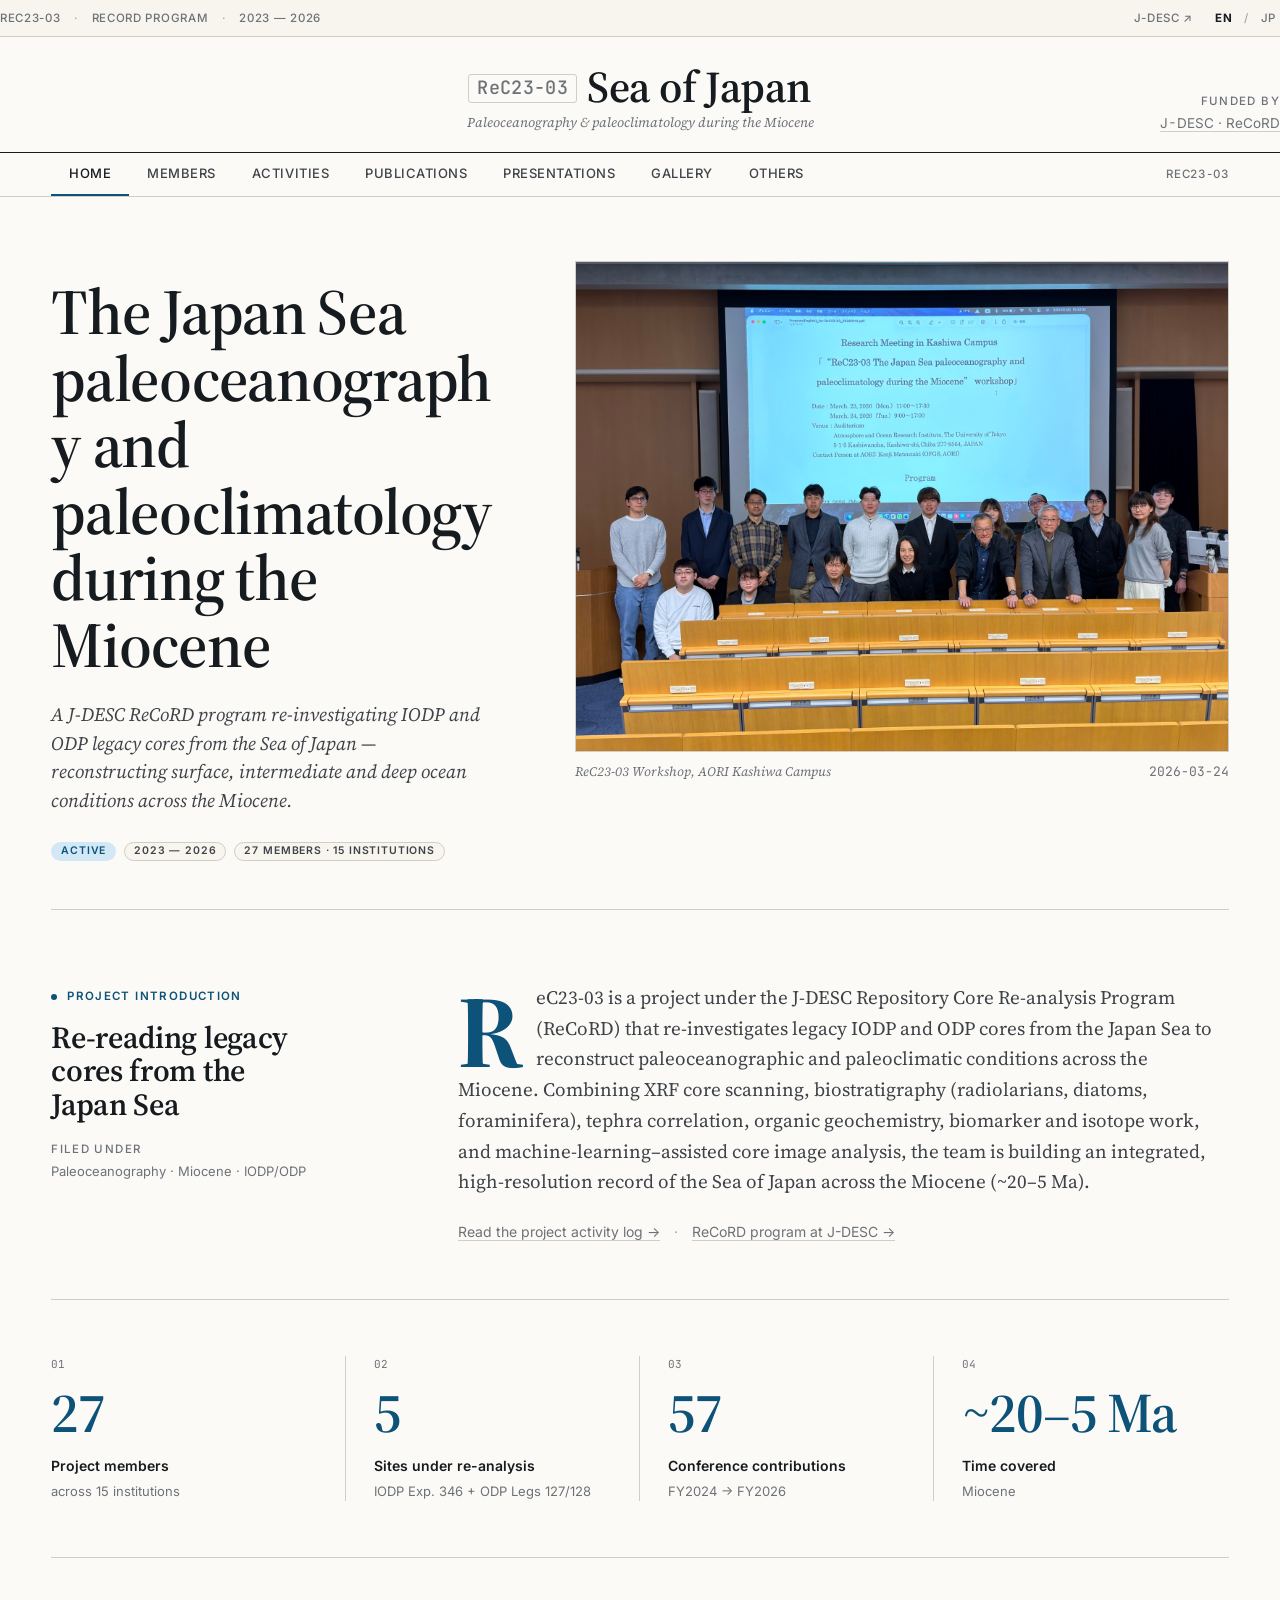
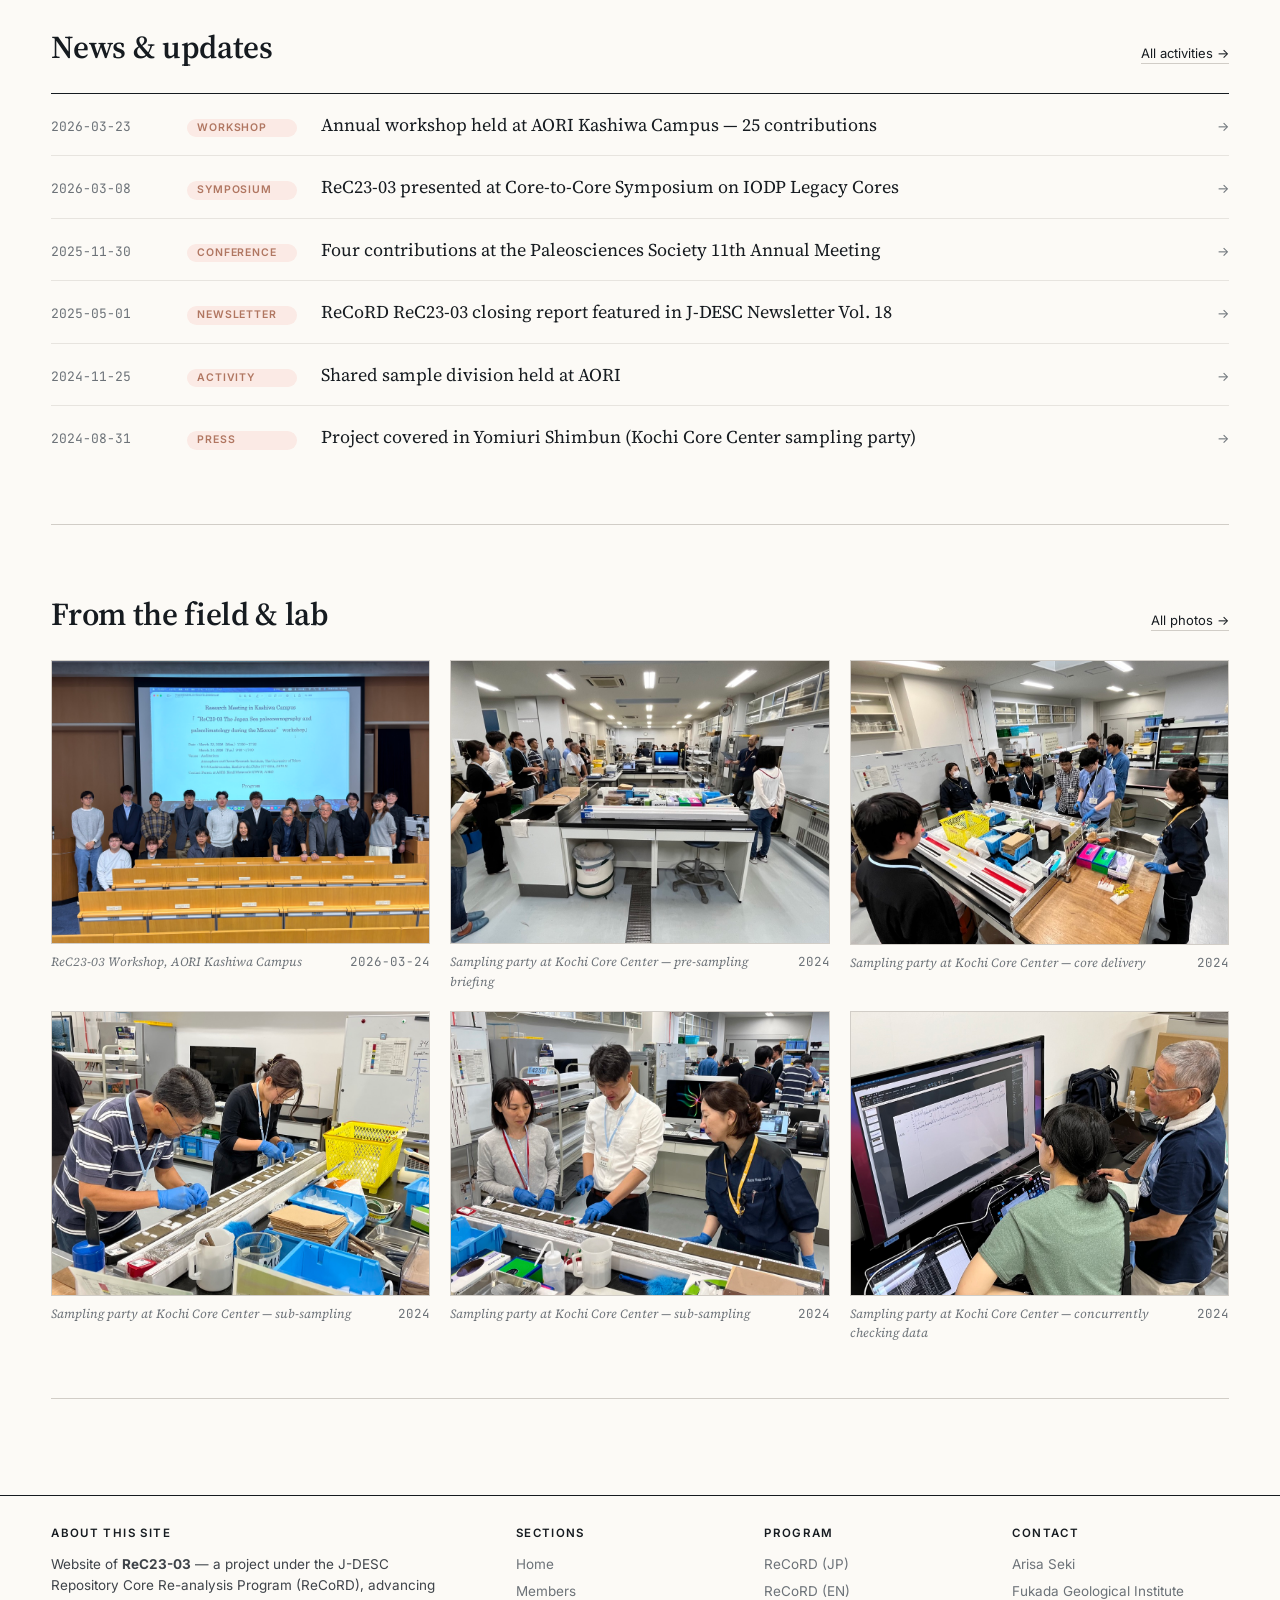
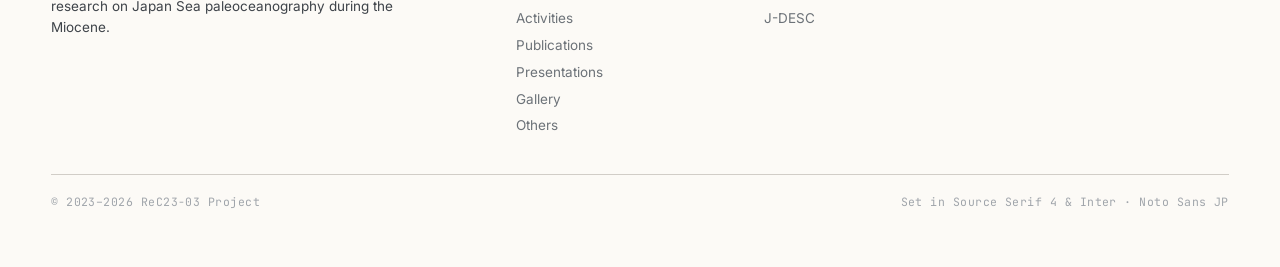
<file: index.html>
<!DOCTYPE html>
<html lang="en" data-lang="en">
<head>
<meta charset="utf-8" />
<meta name="viewport" content="width=device-width, initial-scale=1" />
<title>ReC23-03 — Japan Sea paleoceanography during the Miocene</title>
<meta name="description" content="ReC23-03 — a J-DESC ReCoRD program re-investigating IODP and ODP legacy cores from the Sea of Japan to reconstruct Miocene paleoceanography and paleoclimate." />
<script>
/* Apply the saved language before first paint (same key as the prototype). */
(function () {
  var lang = "en";
  try { if (localStorage.getItem("rec23.lang") === "jp") lang = "jp"; } catch (e) {}
  var root = document.documentElement;
  root.setAttribute("data-lang", lang);
  root.setAttribute("lang", lang === "jp" ? "ja" : "en");
})();
</script>
<link rel="preconnect" href="https://fonts.googleapis.com" />
<link rel="preconnect" href="https://fonts.gstatic.com" crossorigin />
<link href="https://fonts.googleapis.com/css2?family=Source+Serif+4:ital,opsz,wght@0,8..60,400;0,8..60,500;0,8..60,600;0,8..60,700;1,8..60,400;1,8..60,500&family=Inter:wght@400;500;600;700&family=Noto+Sans+JP:wght@400;500;600;700&family=JetBrains+Mono:wght@400;500&display=swap" rel="stylesheet" />
<link rel="stylesheet" href="styles.css" />
</head>
<body>

<!-- Utility bar -->
<div class="utility">
  <div class="shell row">
    <div class="left">
      <span>ReC23-03</span>
      <span class="dot-sep">·</span>
      <span>ReCoRD Program</span>
      <span class="dot-sep">·</span>
      <span>2023 — 2026</span>
    </div>
    <div class="right">
      <a class="en" href="https://j-desc.org/en/record/" target="_blank" rel="noopener">J-DESC ↗</a>
      <a class="jp" href="https://j-desc.org/record/" target="_blank" rel="noopener">J-DESC ↗</a>
      <span class="lang-toggle">
        <button type="button" data-lang="en">EN</button>
        <span class="sep">/</span>
        <button type="button" data-lang="jp">JP</button>
      </span>
    </div>
  </div>
</div>

<!-- Masthead -->
<header class="masthead shell">
  <div class="left"></div>
  <div class="center">
    <div class="wordmark">
      <span class="code">ReC23-03</span><span class="en">Sea of Japan</span><span class="jp">日本海</span>
    </div>
    <div class="tagline">
      <span class="en">Paleoceanography &amp; paleoclimatology during the Miocene</span>
      <span class="jp">中新世の古海洋・古気候学</span>
    </div>
  </div>
  <div class="right">
    <div class="kicker"><span class="en">Funded by</span><span class="jp">助成</span></div>
    <div class="funder">
      <a class="link en" href="https://j-desc.org/en/record/" target="_blank" rel="noopener">J-DESC · ReCoRD</a>
      <a class="link jp" href="https://j-desc.org/record/" target="_blank" rel="noopener">J-DESC · ReCoRD</a>
    </div>
  </div>
</header>

<!-- Primary nav -->
<nav class="nav">
  <div class="shell row">
    <div class="nav-links">
      <a href="index.html" class="active"><span class="en">Home</span><span class="jp">ホーム</span></a>
      <a href="members.html"><span class="en">Members</span><span class="jp">メンバー</span></a>
      <a href="activities.html"><span class="en">Activities</span><span class="jp">活動</span></a>
      <a href="publications.html"><span class="en">Publications</span><span class="jp">出版物</span></a>
      <a href="presentations.html"><span class="en">Presentations</span><span class="jp">発表</span></a>
      <a href="gallery.html"><span class="en">Gallery</span><span class="jp">ギャラリー</span></a>
      <a href="others.html"><span class="en">Others</span><span class="jp">その他</span></a>
    </div>
    <div class="meta">ReC23-03</div>
  </div>
</nav>

<main class="shell">

  <!-- Hero (editorial variant) -->
  <section class="hero">
    <div class="grid">
      <div>
        <h1>
          <span class="en">The Japan Sea paleoceanography and paleoclimatology during the Miocene</span>
          <span class="jp">中新世における日本海の古気候・古海洋</span>
        </h1>
        <p class="lede">
          <span class="en">A J-DESC ReCoRD program re-investigating IODP and ODP legacy cores from the Sea of Japan — reconstructing surface, intermediate and deep ocean conditions across the Miocene.</span>
          <span class="jp">J-DESC ReCoRD プログラムの一課題として、IODP・ODP の日本海レガシーコアを再解析し、中新世の表層〜深層の海洋環境を復元する。</span>
        </p>
        <div class="tags">
          <span class="tag accent"><span class="en">Active</span><span class="jp">進行中</span></span>
          <span class="tag">2023 — 2026</span>
          <span class="tag"><span class="en">27 members · 15 institutions</span><span class="jp">27名 · 15機関</span></span>
        </div>
      </div>
      <figure>
        <div class="frame">
          <img src="assets/team-kashiwa-2026.jpg"
               alt="Group photo of ReC23-03 members at the workshop, AORI Kashiwa Campus" />
        </div>
        <figcaption>
          <span class="cap">
            <span class="en">ReC23-03 Workshop, AORI Kashiwa Campus</span>
            <span class="jp">ReC23-03 ワークショップ（東京大学大気海洋研究所 柏キャンパス）</span>
          </span>
          <span class="numeral">2026-03-24</span>
        </figcaption>
      </figure>
    </div>
  </section>

  <!-- Abstract -->
  <section class="abstract">
    <div class="grid">
      <div>
        <div class="eyebrow"><span class="dot"></span><span><span class="en">Project introduction</span><span class="jp">プロジェクト概要</span></span></div>
        <h2>
          <span class="en">Re-reading legacy cores from the Japan Sea</span>
          <span class="jp">日本海のレガシーコアを読みなおす</span>
        </h2>
        <div class="filed">
          <div class="kicker"><span class="en">Filed under</span><span class="jp">分類</span></div>
          <div class="filed-terms">
            <span class="en">Paleoceanography · Miocene · IODP/ODP</span>
            <span class="jp">古海洋・中新世・IODP/ODP</span>
          </div>
        </div>
      </div>
      <div>
        <p class="body en dropcap">ReC23-03 is a project under the J-DESC Repository Core Re-analysis Program (ReCoRD) that re-investigates legacy IODP and ODP cores from the Japan Sea to reconstruct paleoceanographic and paleoclimatic conditions across the Miocene. Combining XRF core scanning, biostratigraphy (radiolarians, diatoms, foraminifera), tephra correlation, organic geochemistry, biomarker and isotope work, and machine-learning–assisted core image analysis, the team is building an integrated, high-resolution record of the Sea of Japan across the Miocene (~20–5 Ma).</p>
        <p class="body jp">ReC23-03 は、J-DESC のリポジトリコア再解析プログラム（ReCoRD）の一課題として、IODP・ODP 等で取得された日本海のレガシーコアを再解析し、中新世の古海洋・古気候環境を復元するプロジェクトです。XRF コアスキャナーによる非破壊分析、放散虫・珪藻・有孔虫・テフラ等の層序、有機地球化学・バイオマーカー・同位体分析、そして機械学習を用いたコア画像解析を統合し、中新世（約20–5 Ma）の日本海の高解像度の総合記録を構築することを目指しています。</p>
        <p class="more">
          <a class="link arrow" href="activities.html"><span class="en">Read the project activity log</span><span class="jp">活動記録を見る</span></a>
          <span class="dot-sep">·</span>
          <a class="link arrow en" href="https://j-desc.org/en/record/" target="_blank" rel="noopener">ReCoRD program at J-DESC</a>
          <a class="link arrow jp" href="https://j-desc.org/record/" target="_blank" rel="noopener">J-DESC の ReCoRD</a>
        </p>
      </div>
    </div>
  </section>

  <!-- Highlights -->
  <section class="highlights">
    <div class="grid">
      <div class="cell">
        <div class="idx numeral">01</div>
        <div class="value">27</div>
        <div class="label">Project members</div>
        <div class="note">across 15 institutions</div>
      </div>
      <div class="cell">
        <div class="idx numeral">02</div>
        <div class="value">5</div>
        <div class="label">Sites under re-analysis</div>
        <div class="note">IODP Exp. 346 + ODP Legs 127/128</div>
      </div>
      <div class="cell">
        <div class="idx numeral">03</div>
        <div class="value">57</div>
        <div class="label">Conference contributions</div>
        <div class="note">FY2024 → FY2026</div>
      </div>
      <div class="cell">
        <div class="idx numeral">04</div>
        <div class="value">~20–5 Ma</div>
        <div class="label">Time covered</div>
        <div class="note">Miocene</div>
      </div>
    </div>
  </section>

  <!-- News & updates -->
  <section class="news">
    <div class="section-head">
      <h2><span class="en">News &amp; updates</span><span class="jp">ニュース・更新</span></h2>
      <a class="link arrow" href="activities.html"><span class="en">All activities</span><span class="jp">すべての活動</span></a>
    </div>
    <ol>
      <li>
        <span class="date numeral">2026-03-23</span>
        <span class="tag clay"><span class="en">Workshop</span><span class="jp">ワークショップ</span></span>
        <a class="title" href="presentations.html">
          <span class="en">Annual workshop held at AORI Kashiwa Campus — 25 contributions</span>
          <span class="jp">東京大学大気海洋研究所（柏）にてワークショップ開催 — 25件の発表</span>
        </a>
        <a class="go" href="presentations.html" aria-hidden="true" tabindex="-1">→</a>
      </li>
      <li>
        <span class="date numeral">2026-03-08</span>
        <span class="tag clay"><span class="en">Symposium</span><span class="jp">シンポジウム</span></span>
        <a class="title" href="presentations.html">
          <span class="en">ReC23-03 presented at Core-to-Core Symposium on IODP Legacy Cores</span>
          <span class="jp">Core-to-Core シンポジウム「IODP Legacy Cores」にて ReC23-03 を紹介</span>
        </a>
        <a class="go" href="presentations.html" aria-hidden="true" tabindex="-1">→</a>
      </li>
      <li>
        <span class="date numeral">2025-11-30</span>
        <span class="tag clay"><span class="en">Conference</span><span class="jp">学会</span></span>
        <a class="title" href="presentations.html">
          <span class="en">Four contributions at the Paleosciences Society 11th Annual Meeting</span>
          <span class="jp">第11回地球環境史学会年会にて4件の発表</span>
        </a>
        <a class="go" href="presentations.html" aria-hidden="true" tabindex="-1">→</a>
      </li>
      <li>
        <span class="date numeral">2025-05-01</span>
        <span class="tag clay"><span class="en">Newsletter</span><span class="jp">ニュース</span></span>
        <a class="title" href="others.html">
          <span class="en">ReCoRD ReC23-03 closing report featured in J-DESC Newsletter Vol. 18</span>
          <span class="jp">J-DESC ニュースレター Vol. 18 にて ReC23-03 終了報告掲載</span>
        </a>
        <a class="go" href="others.html" aria-hidden="true" tabindex="-1">→</a>
      </li>
      <li>
        <span class="date numeral">2024-11-25</span>
        <span class="tag clay"><span class="en">Activity</span><span class="jp">活動</span></span>
        <a class="title" href="activities.html">
          <span class="en">Shared sample division held at AORI</span>
          <span class="jp">AORI にて共有試料分取を実施</span>
        </a>
        <a class="go" href="activities.html" aria-hidden="true" tabindex="-1">→</a>
      </li>
      <li>
        <span class="date numeral">2024-08-31</span>
        <span class="tag clay"><span class="en">Press</span><span class="jp">メディア</span></span>
        <a class="title" href="others.html">
          <span class="en">Project covered in Yomiuri Shimbun (Kochi Core Center sampling party)</span>
          <span class="jp">読売新聞にて高知コアセンターでのサンプリングパーティーが紹介される</span>
        </a>
        <a class="go" href="others.html" aria-hidden="true" tabindex="-1">→</a>
      </li>
    </ol>
  </section>

  <!-- Gallery strip -->
  <section class="gallery">
    <div class="section-head">
      <h2><span class="en">From the field &amp; lab</span><span class="jp">現場と実験室から</span></h2>
      <a class="link arrow" href="gallery.html"><span class="en">All photos</span><span class="jp">ギャラリーへ</span></a>
    </div>
    <div class="grid">
      <figure>
        <div class="frame">
          <img src="assets/team-kashiwa-2026.jpg" loading="lazy" decoding="async"
               alt="Group photo of ReC23-03 members at the workshop, AORI Kashiwa Campus" />
        </div>
        <figcaption>
          <span class="cap">
            <span class="en">ReC23-03 Workshop, AORI Kashiwa Campus</span>
            <span class="jp">ReC23-03 ワークショップ（東京大学大気海洋研究所 柏キャンパス）</span>
          </span>
          <span class="numeral">2026-03-24</span>
        </figcaption>
      </figure>
      <figure>
        <div class="frame">
          <img src="assets/sampling_party_1.jpg" loading="lazy" decoding="async"
               alt="Sampling party at Kochi Core Center — pre-sampling briefing" />
        </div>
        <figcaption>
          <span class="cap">
            <span class="en">Sampling party at Kochi Core Center — pre-sampling briefing</span>
            <span class="jp">高知コアセンターでのサンプリングパーティー（事前打ち合わせ）</span>
          </span>
          <span class="numeral">2024</span>
        </figcaption>
      </figure>
      <figure>
        <div class="frame">
          <img src="assets/sampling_party_2.jpg" loading="lazy" decoding="async"
               alt="Sampling party at Kochi Core Center — core delivery" />
        </div>
        <figcaption>
          <span class="cap">
            <span class="en">Sampling party at Kochi Core Center — core delivery</span>
            <span class="jp">高知コアセンターでのサンプリングパーティー（コアの搬入）</span>
          </span>
          <span class="numeral">2024</span>
        </figcaption>
      </figure>
      <figure>
        <div class="frame">
          <img src="assets/sampling_party_3.jpg" loading="lazy" decoding="async"
               alt="Sampling party at Kochi Core Center — sub-sampling" />
        </div>
        <figcaption>
          <span class="cap">
            <span class="en">Sampling party at Kochi Core Center — sub-sampling</span>
            <span class="jp">高知コアセンターでのサンプリングパーティー（サブサンプリング）</span>
          </span>
          <span class="numeral">2024</span>
        </figcaption>
      </figure>
      <figure>
        <div class="frame">
          <img src="assets/sampling_party_4.jpg" loading="lazy" decoding="async"
               alt="Sampling party at Kochi Core Center — sub-sampling" />
        </div>
        <figcaption>
          <span class="cap">
            <span class="en">Sampling party at Kochi Core Center — sub-sampling</span>
            <span class="jp">高知コアセンターでのサンプリングパーティー（サブサンプリング）</span>
          </span>
          <span class="numeral">2024</span>
        </figcaption>
      </figure>
      <figure>
        <div class="frame">
          <img src="assets/sampling_party_5.jpg" loading="lazy" decoding="async"
               alt="Sampling party at Kochi Core Center — concurrently checking data" />
        </div>
        <figcaption>
          <span class="cap">
            <span class="en">Sampling party at Kochi Core Center — concurrently checking data</span>
            <span class="jp">高知コアセンターでのサンプリングパーティー（並行してデータを確認）</span>
          </span>
          <span class="numeral">2024</span>
        </figcaption>
      </figure>
    </div>
  </section>

</main>

<!-- Footer -->
<footer>
  <div class="shell">
    <div class="row">
      <div>
        <h4><span class="en">About this site</span><span class="jp">このサイトについて</span></h4>
        <p class="about">
          <span class="en">Website of <b>ReC23-03</b> — a project under the J-DESC Repository Core Re-analysis Program (ReCoRD), advancing research on Japan Sea paleoceanography during the Miocene.</span>
          <span class="jp"><b>ReC23-03</b> プロジェクトのwebサイトです。J-DESC リポジトリコア再解析プログラム（ReCoRD）の一課題として、中新世日本海の古海洋復元研究を進めています。</span>
        </p>
      </div>
      <div>
        <h4><span class="en">Sections</span><span class="jp">セクション</span></h4>
        <ul>
          <li><a href="index.html"><span class="en">Home</span><span class="jp">ホーム</span></a></li>
          <li><a href="members.html"><span class="en">Members</span><span class="jp">メンバー</span></a></li>
          <li><a href="activities.html"><span class="en">Activities</span><span class="jp">活動</span></a></li>
          <li><a href="publications.html"><span class="en">Publications</span><span class="jp">出版物</span></a></li>
          <li><a href="presentations.html"><span class="en">Presentations</span><span class="jp">発表</span></a></li>
          <li><a href="gallery.html"><span class="en">Gallery</span><span class="jp">ギャラリー</span></a></li>
          <li><a href="others.html"><span class="en">Others</span><span class="jp">その他</span></a></li>
        </ul>
      </div>
      <div>
        <h4><span class="en">Program</span><span class="jp">プログラム</span></h4>
        <ul>
          <li><a href="https://j-desc.org/record/" target="_blank" rel="noopener">ReCoRD (JP)</a></li>
          <li><a href="https://j-desc.org/en/record/" target="_blank" rel="noopener">ReCoRD (EN)</a></li>
          <li><a href="https://j-desc.org/" target="_blank" rel="noopener">J-DESC</a></li>
        </ul>
      </div>
      <div>
        <h4><span class="en">Contact</span><span class="jp">連絡先</span></h4>
        <ul>
          <li>Arisa Seki</li>
          <li class="muted">Fukada Geological Institute</li>
        </ul>
      </div>
    </div>
    <div class="colophon">
      <span>© 2023–2026 ReC23-03 Project</span>
      <span>Set in Source Serif 4 &amp; Inter · Noto Sans JP</span>
    </div>
  </div>
</footer>

<script>
/* EN / JP toggle — persists via the same key the prototype used. */
(function () {
  var root = document.documentElement;
  function setLang(lang) {
    root.setAttribute("data-lang", lang);
    root.setAttribute("lang", lang === "jp" ? "ja" : "en");
    try { localStorage.setItem("rec23.lang", lang); } catch (e) {}
  }
  var buttons = document.querySelectorAll(".lang-toggle button");
  for (var i = 0; i < buttons.length; i++) {
    (function (btn) {
      btn.addEventListener("click", function () {
        setLang(btn.getAttribute("data-lang"));
      });
    })(buttons[i]);
  }
})();
</script>

</body>
</html>
</file>
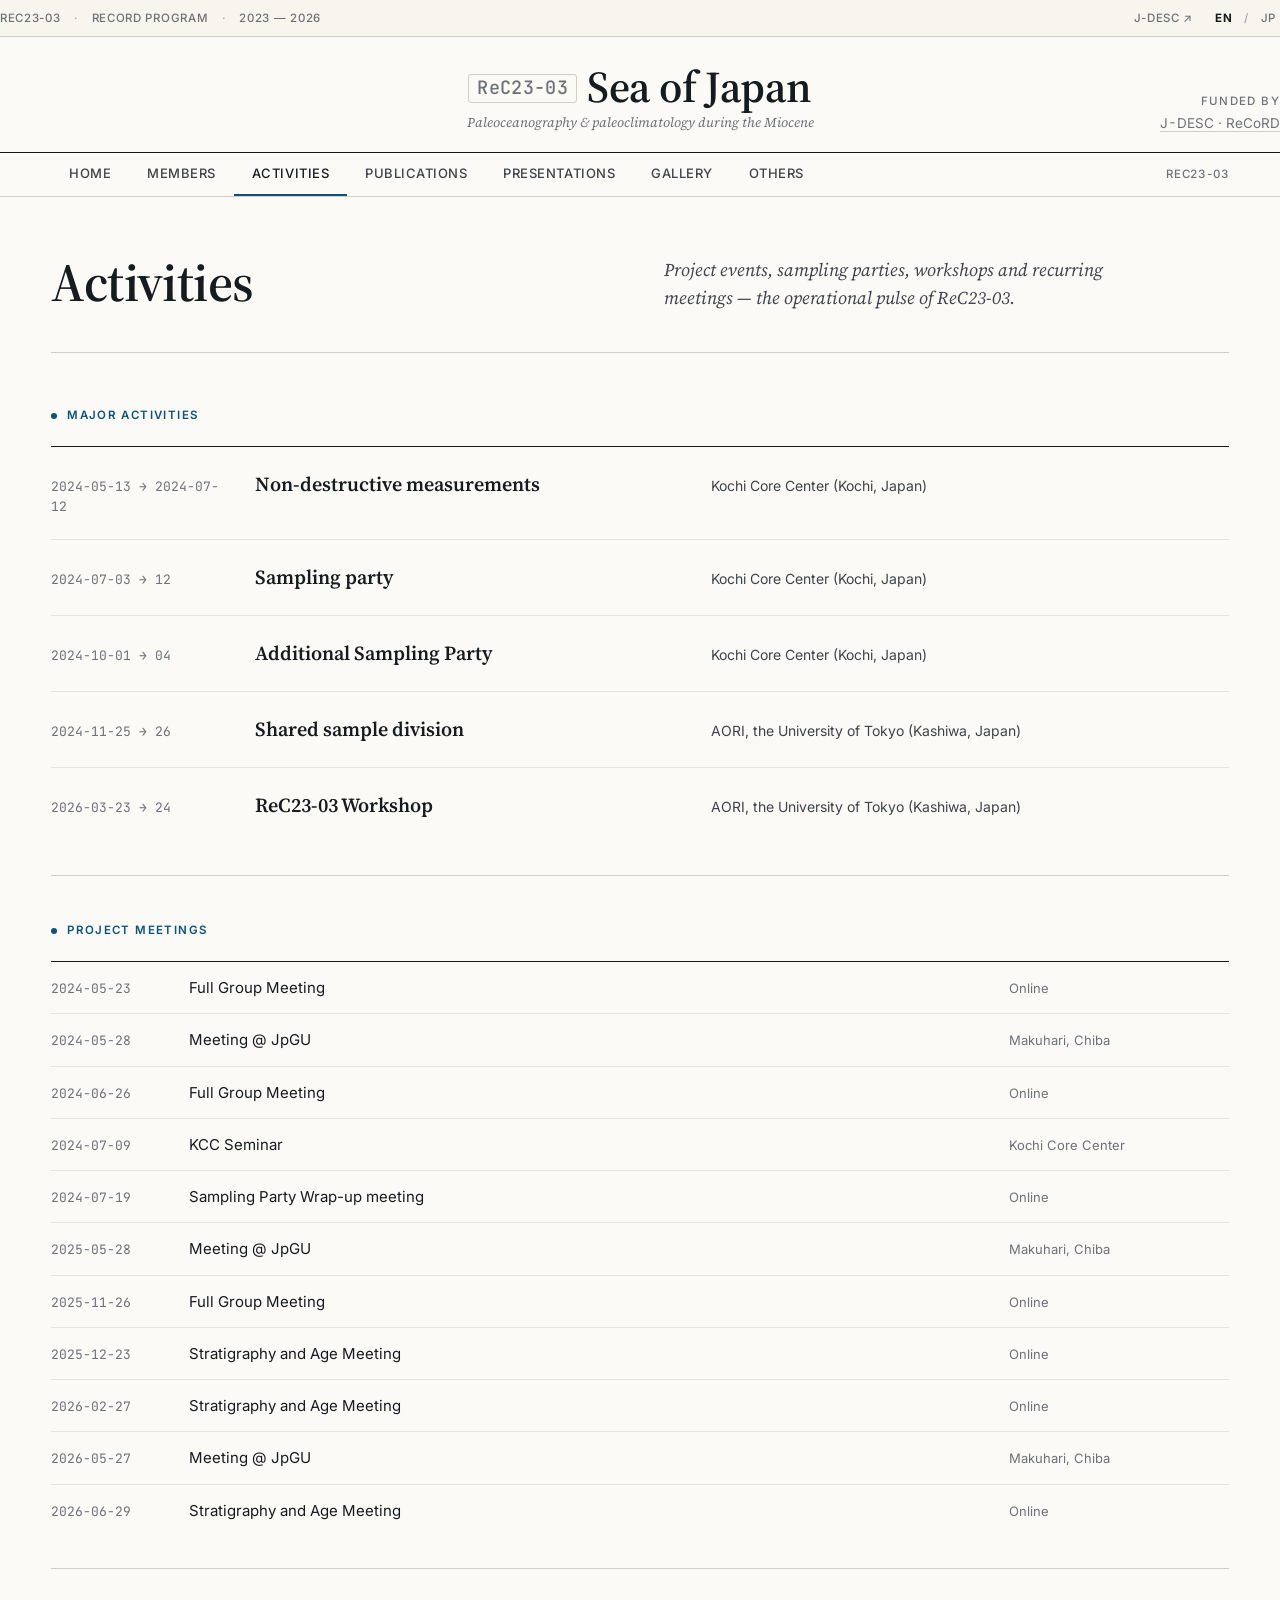
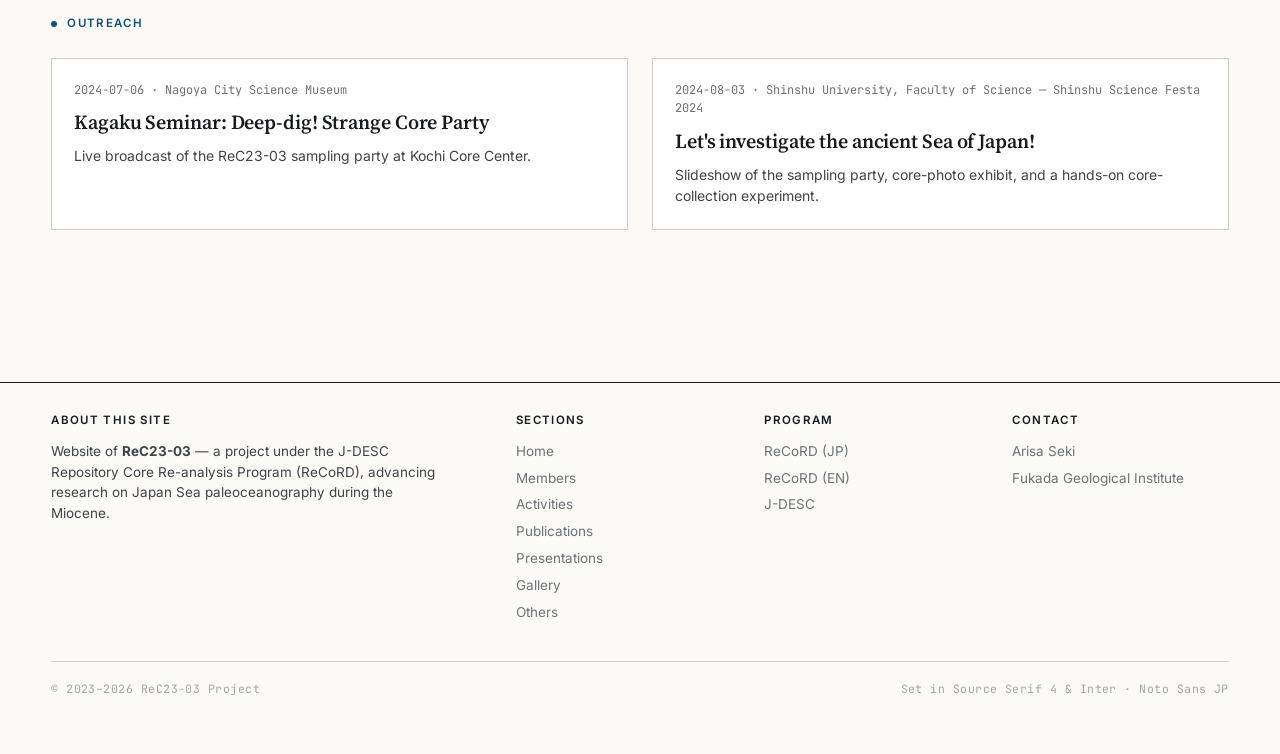
<file: activities.html>
<!DOCTYPE html>
<html lang="en" data-lang="en">
<head>
<meta charset="utf-8" />
<meta name="viewport" content="width=device-width, initial-scale=1" />
<title>Activities — ReC23-03</title>
<meta name="description" content="Activities of the ReC23-03 project — sampling parties, workshops, recurring meetings, and outreach events." />
<script>
/* Apply the saved language before first paint (same key as the prototype). */
(function () {
  var lang = "en";
  try { if (localStorage.getItem("rec23.lang") === "jp") lang = "jp"; } catch (e) {}
  var root = document.documentElement;
  root.setAttribute("data-lang", lang);
  root.setAttribute("lang", lang === "jp" ? "ja" : "en");
})();
</script>
<link rel="preconnect" href="https://fonts.googleapis.com" />
<link rel="preconnect" href="https://fonts.gstatic.com" crossorigin />
<link href="https://fonts.googleapis.com/css2?family=Source+Serif+4:ital,opsz,wght@0,8..60,400;0,8..60,500;0,8..60,600;0,8..60,700;1,8..60,400;1,8..60,500&family=Inter:wght@400;500;600;700&family=Noto+Sans+JP:wght@400;500;600;700&family=JetBrains+Mono:wght@400;500&display=swap" rel="stylesheet" />
<link rel="stylesheet" href="styles.css" />
</head>
<body>

<!-- Utility bar -->
<div class="utility">
  <div class="shell row">
    <div class="left">
      <span>ReC23-03</span>
      <span class="dot-sep">·</span>
      <span>ReCoRD Program</span>
      <span class="dot-sep">·</span>
      <span>2023 — 2026</span>
    </div>
    <div class="right">
      <a class="en" href="https://j-desc.org/en/record/" target="_blank" rel="noopener">J-DESC ↗</a>
      <a class="jp" href="https://j-desc.org/record/" target="_blank" rel="noopener">J-DESC ↗</a>
      <span class="lang-toggle">
        <button type="button" data-lang="en">EN</button>
        <span class="sep">/</span>
        <button type="button" data-lang="jp">JP</button>
      </span>
    </div>
  </div>
</div>

<!-- Masthead -->
<header class="masthead shell">
  <div class="left"></div>
  <div class="center">
    <div class="wordmark">
      <span class="code">ReC23-03</span><span class="en">Sea of Japan</span><span class="jp">日本海</span>
    </div>
    <div class="tagline">
      <span class="en">Paleoceanography &amp; paleoclimatology during the Miocene</span>
      <span class="jp">中新世の古海洋・古気候学</span>
    </div>
  </div>
  <div class="right">
    <div class="kicker"><span class="en">Funded by</span><span class="jp">助成</span></div>
    <div class="funder">
      <a class="link en" href="https://j-desc.org/en/record/" target="_blank" rel="noopener">J-DESC · ReCoRD</a>
      <a class="link jp" href="https://j-desc.org/record/" target="_blank" rel="noopener">J-DESC · ReCoRD</a>
    </div>
  </div>
</header>

<!-- Primary nav -->
<nav class="nav">
  <div class="shell row">
    <div class="nav-links">
      <a href="index.html"><span class="en">Home</span><span class="jp">ホーム</span></a>
      <a href="members.html"><span class="en">Members</span><span class="jp">メンバー</span></a>
      <a href="activities.html" class="active"><span class="en">Activities</span><span class="jp">活動</span></a>
      <a href="publications.html"><span class="en">Publications</span><span class="jp">出版物</span></a>
      <a href="presentations.html"><span class="en">Presentations</span><span class="jp">発表</span></a>
      <a href="gallery.html"><span class="en">Gallery</span><span class="jp">ギャラリー</span></a>
      <a href="others.html"><span class="en">Others</span><span class="jp">その他</span></a>
    </div>
    <div class="meta">ReC23-03</div>
  </div>
</nav>

<main class="shell sub">

  <header class="page-head">
    <h1 class="title"><span class="en">Activities</span><span class="jp">活動</span></h1>
    <div class="deck">
      <span class="en">Project events, sampling parties, workshops and recurring meetings — the operational pulse of ReC23-03.</span>
      <span class="jp">プロジェクトのイベント、サンプリングパーティー、ワークショップ、定例ミーティングなど ReC23-03 の活動記録です。</span>
    </div>
  </header>

  <section class="act-section">
    <div class="eyebrow"><span class="dot"></span><span><span class="en">Major activities</span><span class="jp">主要活動</span></span></div>
    <ul class="act-list">
      <li>
        <div class="when numeral">2024-05-13 → 2024-07-12</div>
        <div class="what"><span class="en">Non-destructive measurements</span><span class="jp">非破壊分析</span></div>
        <div class="where"><span class="en">Kochi Core Center (Kochi, Japan)</span><span class="jp">高知コアセンター（高知）</span></div>
      </li>
      <li>
        <div class="when numeral">2024-07-03 → 12</div>
        <div class="what"><span class="en">Sampling party</span><span class="jp">サンプリングパーティー</span></div>
        <div class="where"><span class="en">Kochi Core Center (Kochi, Japan)</span><span class="jp">高知コアセンター（高知）</span></div>
      </li>
      <li>
        <div class="when numeral">2024-10-01 → 04</div>
        <div class="what"><span class="en">Additional Sampling Party</span><span class="jp">追加サンプリングパーティー</span></div>
        <div class="where"><span class="en">Kochi Core Center (Kochi, Japan)</span><span class="jp">高知コアセンター（高知）</span></div>
      </li>
      <li>
        <div class="when numeral">2024-11-25 → 26</div>
        <div class="what"><span class="en">Shared sample division</span><span class="jp">共有試料分取</span></div>
        <div class="where"><span class="en">AORI, the University of Tokyo (Kashiwa, Japan)</span><span class="jp">東京大学大気海洋研究所（柏、千葉）</span></div>
      </li>
      <li>
        <div class="when numeral">2026-03-23 → 24</div>
        <div class="what"><span class="en">ReC23-03 Workshop</span><span class="jp">ReC23-03 ワークショップ</span></div>
        <div class="where"><span class="en">AORI, the University of Tokyo (Kashiwa, Japan)</span><span class="jp">東京大学大気海洋研究所（柏、千葉）</span></div>
      </li>
    </ul>
  </section>

  <section class="meet-section">
    <div class="eyebrow"><span class="dot"></span><span><span class="en">Project meetings</span><span class="jp">ミーティング</span></span></div>
    <ul class="meet-list">
      <li>
        <div class="when numeral">2024-05-23</div>
        <div class="what"><span class="en">Full Group Meeting</span><span class="jp">全体ミーティング</span></div>
        <div class="where">Online</div>
      </li>
      <li>
        <div class="when numeral">2024-05-28</div>
        <div class="what"><span class="en">Meeting @ JpGU</span><span class="jp">JpGUでのミーティング</span></div>
        <div class="where">Makuhari, Chiba</div>
      </li>
      <li>
        <div class="when numeral">2024-06-26</div>
        <div class="what"><span class="en">Full Group Meeting</span><span class="jp">全体ミーティング</span></div>
        <div class="where">Online</div>
      </li>
      <li>
        <div class="when numeral">2024-07-09</div>
        <div class="what"><span class="en">KCC Seminar</span><span class="jp">KCCセミナー</span></div>
        <div class="where">Kochi Core Center</div>
      </li>
      <li>
        <div class="when numeral">2024-07-19</div>
        <div class="what"><span class="en">Sampling Party Wrap-up meeting</span><span class="jp">サンプリングパーティーまとめミーティング</span></div>
        <div class="where">Online</div>
      </li>
      <li>
        <div class="when numeral">2025-05-28</div>
        <div class="what"><span class="en">Meeting @ JpGU</span><span class="jp">JpGUでのミーティング</span></div>
        <div class="where">Makuhari, Chiba</div>
      </li>
      <li>
        <div class="when numeral">2025-11-26</div>
        <div class="what"><span class="en">Full Group Meeting</span><span class="jp">全体ミーティング</span></div>
        <div class="where">Online</div>
      </li>
      <li>
        <div class="when numeral">2025-12-23</div>
        <div class="what"><span class="en">Stratigraphy and Age Meeting</span><span class="jp">層序・年代ミーティング</span></div>
        <div class="where">Online</div>
      </li>
      <li>
        <div class="when numeral">2026-02-27</div>
        <div class="what"><span class="en">Stratigraphy and Age Meeting</span><span class="jp">層序・年代ミーティング</span></div>
        <div class="where">Online</div>
      </li>
      <li>
        <div class="when numeral">2026-05-27</div>
        <div class="what"><span class="en">Meeting @ JpGU</span><span class="jp">JpGUでのミーティング</span></div>
        <div class="where">Makuhari, Chiba</div>
      </li>
      <li>
        <div class="when numeral">2026-06-29</div>
        <div class="what"><span class="en">Stratigraphy and Age Meeting</span><span class="jp">層序・年代ミーティング</span></div>
        <div class="where">Online</div>
      </li>
    </ul>
  </section>

  <section class="outreach-section">
    <div class="eyebrow"><span class="dot"></span><span><span class="en">Outreach</span><span class="jp">アウトリーチ</span></span></div>
    <div class="outreach-grid">
      <article class="card">
        <div class="meta numeral">2024-07-06 · Nagoya City Science Museum</div>
        <h3><span class="en">Kagaku Seminar: Deep-dig! Strange Core Party</span><span class="jp">かがくゼミナール「深掘り！おかしなコアパーティー」</span></h3>
        <p><span class="en">Live broadcast of the ReC23-03 sampling party at Kochi Core Center.</span><span class="jp">ReC23-03のサンプリングパーティーの様子を中継。</span></p>
      </article>
      <article class="card">
        <div class="meta numeral">2024-08-03 · Shinshu University, Faculty of Science — Shinshu Science Festa 2024</div>
        <h3><span class="en">Let's investigate the ancient Sea of Japan!</span><span class="jp">昔の日本海を調べよう！</span></h3>
        <p><span class="en">Slideshow of the sampling party, core-photo exhibit, and a hands-on core-collection experiment.</span><span class="jp">ReC23-03のサンプリングパーティーの様子をスライドショーで紹介、コア写真展示、コア採取実験。</span></p>
      </article>
    </div>
  </section>

</main>

<!-- Footer -->
<footer>
  <div class="shell">
    <div class="row">
      <div>
        <h4><span class="en">About this site</span><span class="jp">このサイトについて</span></h4>
        <p class="about">
          <span class="en">Website of <b>ReC23-03</b> — a project under the J-DESC Repository Core Re-analysis Program (ReCoRD), advancing research on Japan Sea paleoceanography during the Miocene.</span>
          <span class="jp"><b>ReC23-03</b> プロジェクトのwebサイトです。J-DESC リポジトリコア再解析プログラム（ReCoRD）の一課題として、中新世日本海の古海洋復元研究を進めています。</span>
        </p>
      </div>
      <div>
        <h4><span class="en">Sections</span><span class="jp">セクション</span></h4>
        <ul>
          <li><a href="index.html"><span class="en">Home</span><span class="jp">ホーム</span></a></li>
          <li><a href="members.html"><span class="en">Members</span><span class="jp">メンバー</span></a></li>
          <li><a href="activities.html"><span class="en">Activities</span><span class="jp">活動</span></a></li>
          <li><a href="publications.html"><span class="en">Publications</span><span class="jp">出版物</span></a></li>
          <li><a href="presentations.html"><span class="en">Presentations</span><span class="jp">発表</span></a></li>
          <li><a href="gallery.html"><span class="en">Gallery</span><span class="jp">ギャラリー</span></a></li>
          <li><a href="others.html"><span class="en">Others</span><span class="jp">その他</span></a></li>
        </ul>
      </div>
      <div>
        <h4><span class="en">Program</span><span class="jp">プログラム</span></h4>
        <ul>
          <li><a href="https://j-desc.org/record/" target="_blank" rel="noopener">ReCoRD (JP)</a></li>
          <li><a href="https://j-desc.org/en/record/" target="_blank" rel="noopener">ReCoRD (EN)</a></li>
          <li><a href="https://j-desc.org/" target="_blank" rel="noopener">J-DESC</a></li>
        </ul>
      </div>
      <div>
        <h4><span class="en">Contact</span><span class="jp">連絡先</span></h4>
        <ul>
          <li>Arisa Seki</li>
          <li class="muted">Fukada Geological Institute</li>
        </ul>
      </div>
    </div>
    <div class="colophon">
      <span>© 2023–2026 ReC23-03 Project</span>
      <span>Set in Source Serif 4 &amp; Inter · Noto Sans JP</span>
    </div>
  </div>
</footer>

<script>
/* EN / JP toggle — persists via the same key the prototype used. */
(function () {
  var root = document.documentElement;
  function setLang(lang) {
    root.setAttribute("data-lang", lang);
    root.setAttribute("lang", lang === "jp" ? "ja" : "en");
    try { localStorage.setItem("rec23.lang", lang); } catch (e) {}
  }
  var buttons = document.querySelectorAll(".lang-toggle button");
  for (var i = 0; i < buttons.length; i++) {
    (function (btn) {
      btn.addEventListener("click", function () {
        setLang(btn.getAttribute("data-lang"));
      });
    })(buttons[i]);
  }
})();
</script>

</body>
</html>
</file>
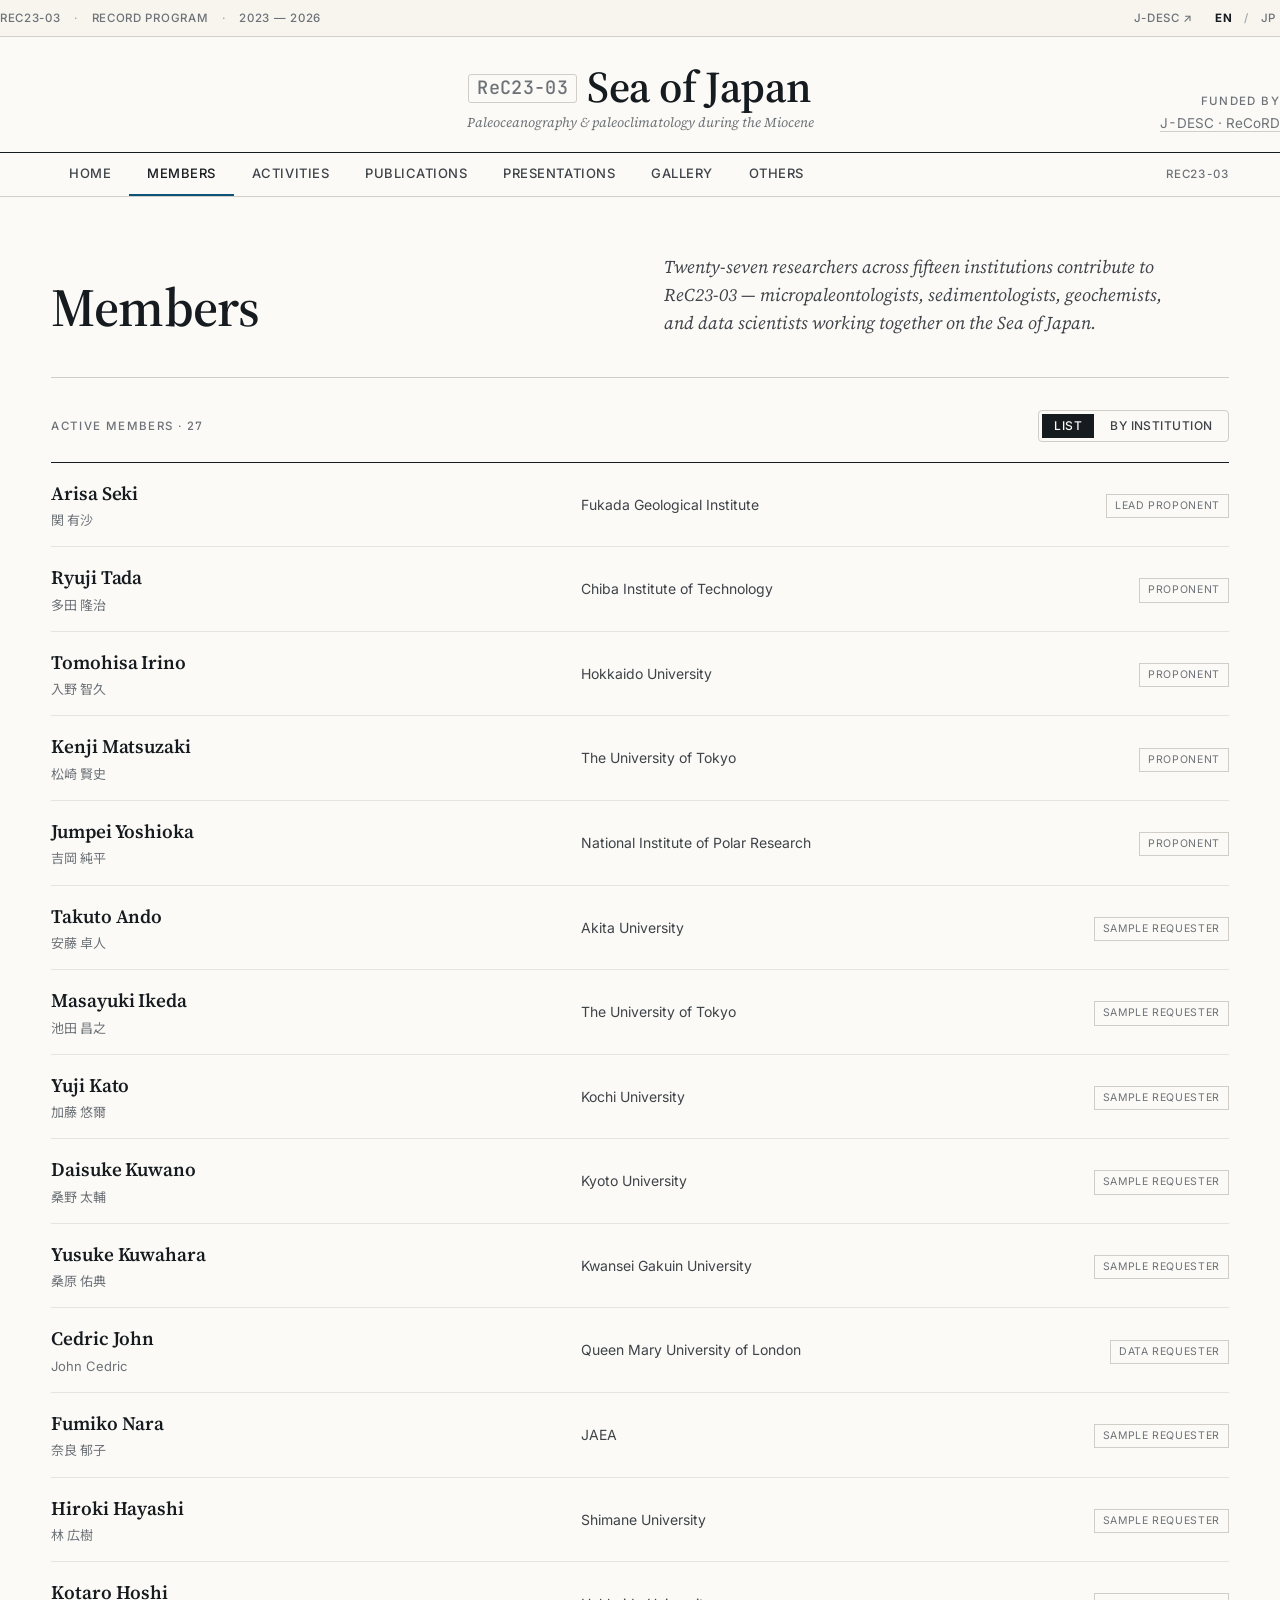
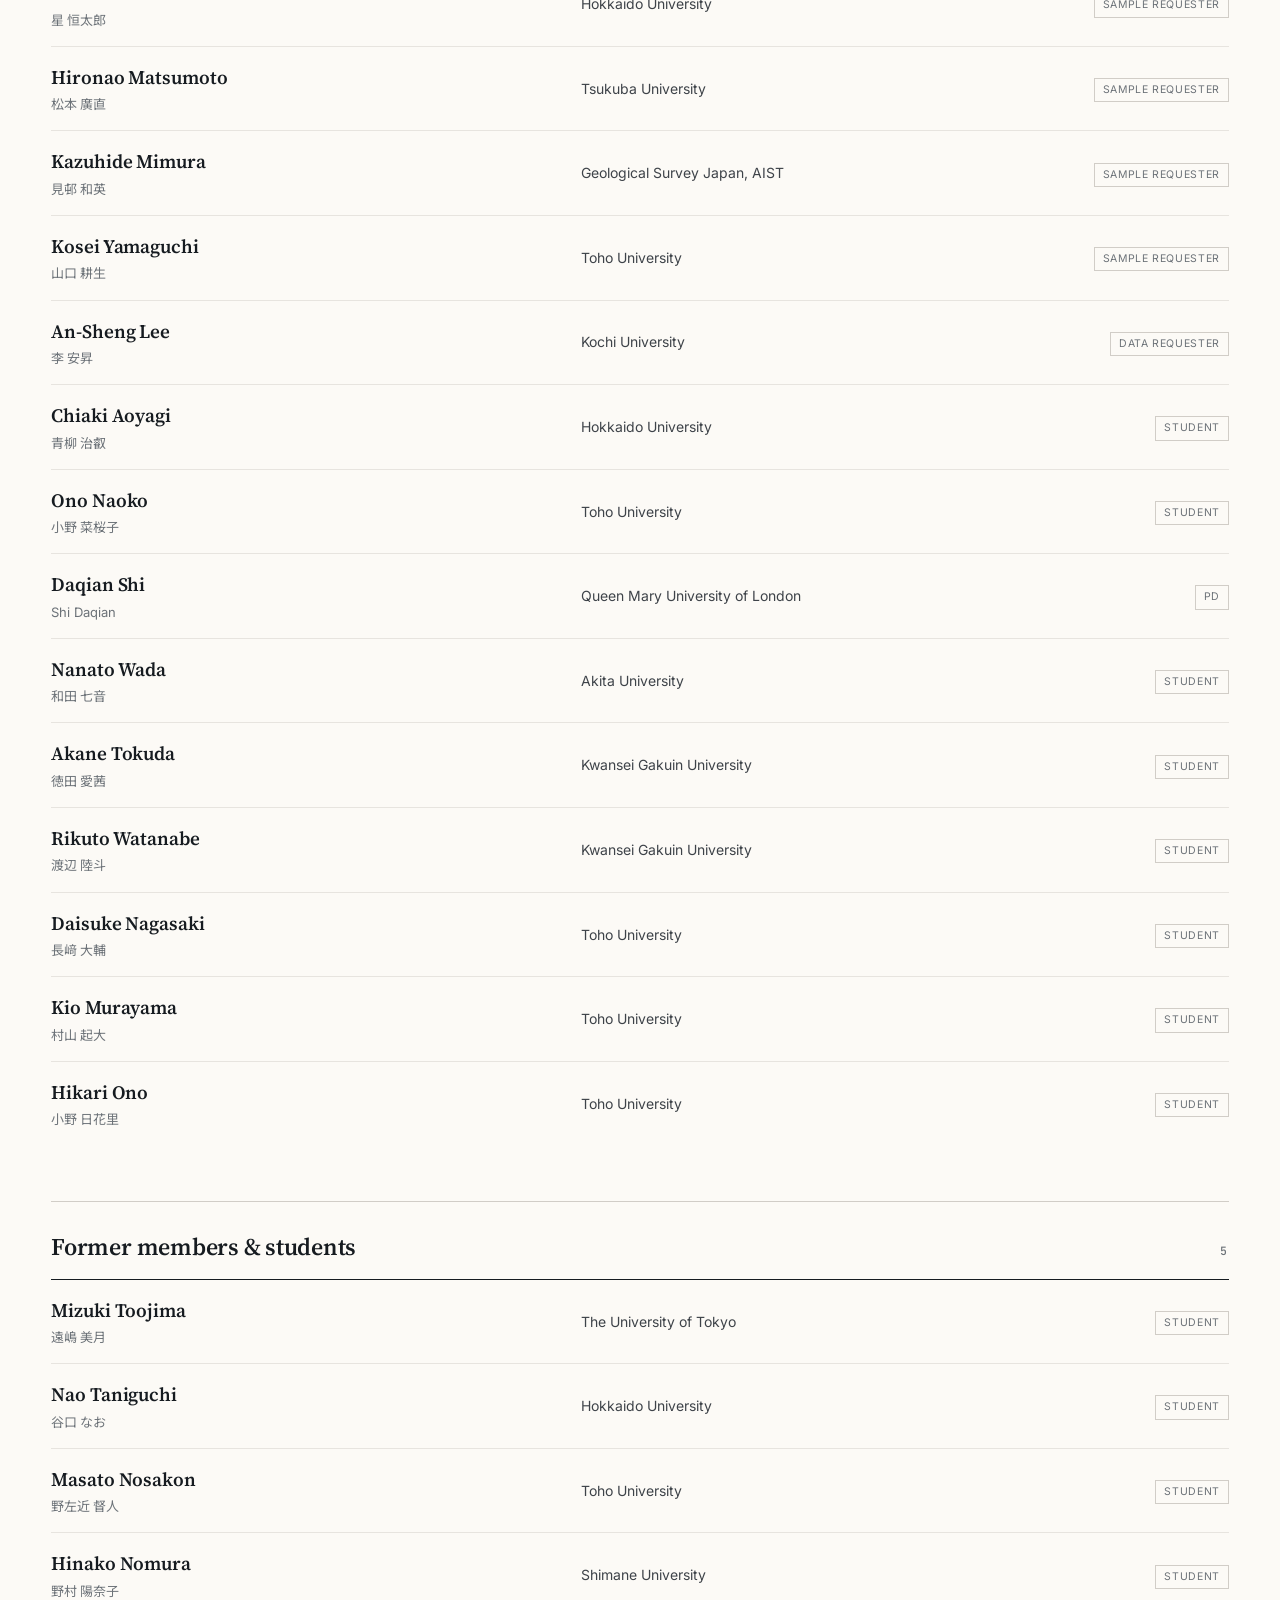
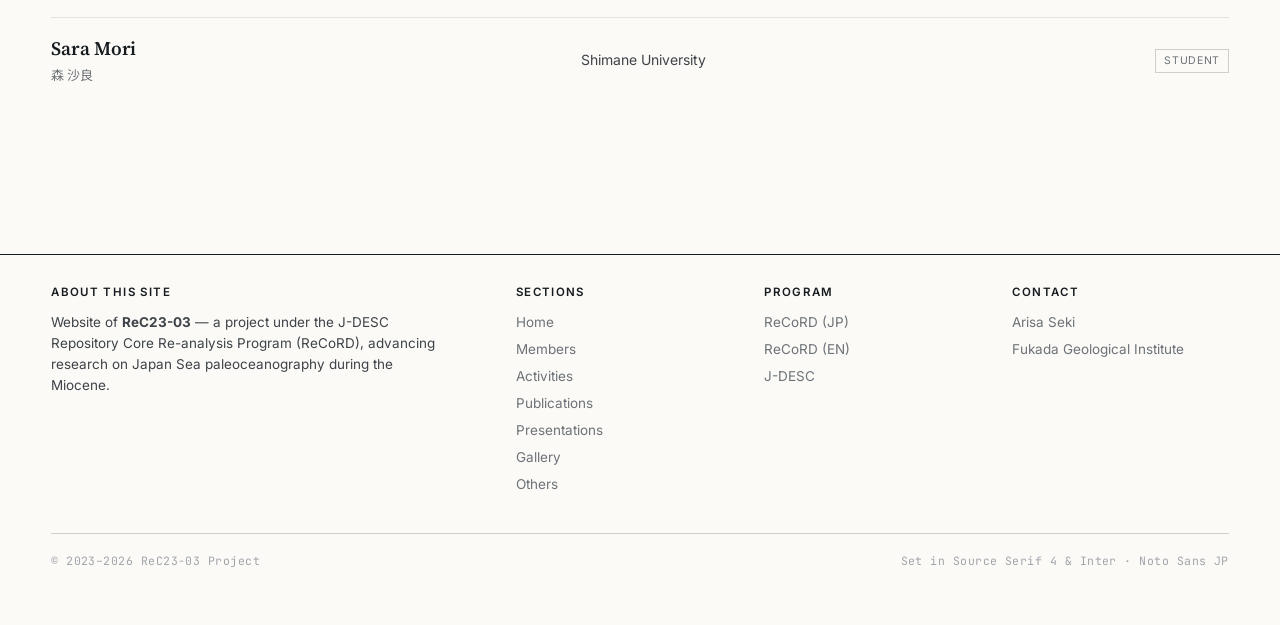
<file: members.html>
<!DOCTYPE html>
<html lang="en" data-lang="en">
<head>
<meta charset="utf-8" />
<meta name="viewport" content="width=device-width, initial-scale=1" />
<title>Members — ReC23-03</title>
<meta name="description" content="Members of ReC23-03 — 27 researchers across 15 institutions re-investigating IODP and ODP legacy cores from the Sea of Japan." />
<script>
/* Apply the saved language before first paint (same key as the prototype). */
(function () {
  var lang = "en";
  try { if (localStorage.getItem("rec23.lang") === "jp") lang = "jp"; } catch (e) {}
  var root = document.documentElement;
  root.setAttribute("data-lang", lang);
  root.setAttribute("lang", lang === "jp" ? "ja" : "en");
})();
</script>
<link rel="preconnect" href="https://fonts.googleapis.com" />
<link rel="preconnect" href="https://fonts.gstatic.com" crossorigin />
<link href="https://fonts.googleapis.com/css2?family=Source+Serif+4:ital,opsz,wght@0,8..60,400;0,8..60,500;0,8..60,600;0,8..60,700;1,8..60,400;1,8..60,500&family=Inter:wght@400;500;600;700&family=Noto+Sans+JP:wght@400;500;600;700&family=JetBrains+Mono:wght@400;500&display=swap" rel="stylesheet" />
<link rel="stylesheet" href="styles.css" />
</head>
<body>

<!-- Utility bar -->
<div class="utility">
  <div class="shell row">
    <div class="left">
      <span>ReC23-03</span>
      <span class="dot-sep">·</span>
      <span>ReCoRD Program</span>
      <span class="dot-sep">·</span>
      <span>2023 — 2026</span>
    </div>
    <div class="right">
      <a class="en" href="https://j-desc.org/en/record/" target="_blank" rel="noopener">J-DESC ↗</a>
      <a class="jp" href="https://j-desc.org/record/" target="_blank" rel="noopener">J-DESC ↗</a>
      <span class="lang-toggle">
        <button type="button" data-lang="en">EN</button>
        <span class="sep">/</span>
        <button type="button" data-lang="jp">JP</button>
      </span>
    </div>
  </div>
</div>

<!-- Masthead -->
<header class="masthead shell">
  <div class="left"></div>
  <div class="center">
    <div class="wordmark">
      <span class="code">ReC23-03</span><span class="en">Sea of Japan</span><span class="jp">日本海</span>
    </div>
    <div class="tagline">
      <span class="en">Paleoceanography &amp; paleoclimatology during the Miocene</span>
      <span class="jp">中新世の古海洋・古気候学</span>
    </div>
  </div>
  <div class="right">
    <div class="kicker"><span class="en">Funded by</span><span class="jp">助成</span></div>
    <div class="funder">
      <a class="link en" href="https://j-desc.org/en/record/" target="_blank" rel="noopener">J-DESC · ReCoRD</a>
      <a class="link jp" href="https://j-desc.org/record/" target="_blank" rel="noopener">J-DESC · ReCoRD</a>
    </div>
  </div>
</header>

<!-- Primary nav -->
<nav class="nav">
  <div class="shell row">
    <div class="nav-links">
      <a href="index.html"><span class="en">Home</span><span class="jp">ホーム</span></a>
      <a href="members.html" class="active"><span class="en">Members</span><span class="jp">メンバー</span></a>
      <a href="activities.html"><span class="en">Activities</span><span class="jp">活動</span></a>
      <a href="publications.html"><span class="en">Publications</span><span class="jp">出版物</span></a>
      <a href="presentations.html"><span class="en">Presentations</span><span class="jp">発表</span></a>
      <a href="gallery.html"><span class="en">Gallery</span><span class="jp">ギャラリー</span></a>
      <a href="others.html"><span class="en">Others</span><span class="jp">その他</span></a>
    </div>
    <div class="meta">ReC23-03</div>
  </div>
</nav>

<main class="shell sub">

  <header class="page-head">
    <h1 class="title"><span class="en">Members</span><span class="jp">メンバー</span></h1>
    <div class="deck">
      <span class="en">Twenty-seven researchers across fifteen institutions contribute to ReC23-03 — micropaleontologists, sedimentologists, geochemists, and data scientists working together on the Sea of Japan.</span>
      <span class="jp">本プロジェクトには15機関、27名の研究者が参加しています。微古生物学、堆積学、地球化学、データサイエンスの専門家が日本海レガシーコアの統合解析にあたっています。</span>
    </div>
  </header>

  <section class="members-toolbar">
    <div class="kicker"><span class="en">Active members</span><span class="jp">現メンバー</span> · <span class="numeral">27</span></div>
    <div class="view-toggle">
      <button type="button" data-view="list" class="active"><span class="en">List</span><span class="jp">一覧</span></button>
      <button type="button" data-view="inst"><span class="en">By institution</span><span class="jp">機関別</span></button>
    </div>
  </section>

  <section class="members-body">
    <ul class="member-list" data-view-panel="list">
      <li class="member-row">
        <div class="who">
          <div class="name"><span class="en">Arisa Seki</span><span class="jp">関 有沙</span></div>
          <div class="alt"><span class="en" lang="ja">関 有沙</span><span class="jp">Arisa Seki</span></div>
        </div>
        <div class="inst"><span class="en">Fukada Geological Institute</span><span class="jp">深田地質研究所</span></div>
        <div class="role"><span class="role-tag"><span class="en">Lead Proponent</span><span class="jp">代表提案者</span></span></div>
      </li>
      <li class="member-row">
        <div class="who">
          <div class="name"><span class="en">Ryuji Tada</span><span class="jp">多田 隆治</span></div>
          <div class="alt"><span class="en" lang="ja">多田 隆治</span><span class="jp">Ryuji Tada</span></div>
        </div>
        <div class="inst"><span class="en">Chiba Institute of Technology</span><span class="jp">千葉工業大学</span></div>
        <div class="role"><span class="role-tag"><span class="en">Proponent</span><span class="jp">提案者</span></span></div>
      </li>
      <li class="member-row">
        <div class="who">
          <div class="name"><span class="en">Tomohisa Irino</span><span class="jp">入野 智久</span></div>
          <div class="alt"><span class="en" lang="ja">入野 智久</span><span class="jp">Tomohisa Irino</span></div>
        </div>
        <div class="inst"><span class="en">Hokkaido University</span><span class="jp">北海道大学</span></div>
        <div class="role"><span class="role-tag"><span class="en">Proponent</span><span class="jp">提案者</span></span></div>
      </li>
      <li class="member-row">
        <div class="who">
          <div class="name"><span class="en">Kenji Matsuzaki</span><span class="jp">松崎 賢史</span></div>
          <div class="alt"><span class="en" lang="ja">松崎 賢史</span><span class="jp">Kenji Matsuzaki</span></div>
        </div>
        <div class="inst"><span class="en">The University of Tokyo</span><span class="jp">東京大学</span></div>
        <div class="role"><span class="role-tag"><span class="en">Proponent</span><span class="jp">提案者</span></span></div>
      </li>
      <li class="member-row">
        <div class="who">
          <div class="name"><span class="en">Jumpei Yoshioka</span><span class="jp">吉岡 純平</span></div>
          <div class="alt"><span class="en" lang="ja">吉岡 純平</span><span class="jp">Jumpei Yoshioka</span></div>
        </div>
        <div class="inst"><span class="en">National Institute of Polar Research</span><span class="jp">国立極地研究所</span></div>
        <div class="role"><span class="role-tag"><span class="en">Proponent</span><span class="jp">提案者</span></span></div>
      </li>
      <li class="member-row">
        <div class="who">
          <div class="name"><span class="en">Takuto Ando</span><span class="jp">安藤 卓人</span></div>
          <div class="alt"><span class="en" lang="ja">安藤 卓人</span><span class="jp">Takuto Ando</span></div>
        </div>
        <div class="inst"><span class="en">Akita University</span><span class="jp">秋田大学</span></div>
        <div class="role"><span class="role-tag"><span class="en">Sample Requester</span><span class="jp">試料申請者</span></span></div>
      </li>
      <li class="member-row">
        <div class="who">
          <div class="name"><span class="en">Masayuki Ikeda</span><span class="jp">池田 昌之</span></div>
          <div class="alt"><span class="en" lang="ja">池田 昌之</span><span class="jp">Masayuki Ikeda</span></div>
        </div>
        <div class="inst"><span class="en">The University of Tokyo</span><span class="jp">東京大学</span></div>
        <div class="role"><span class="role-tag"><span class="en">Sample Requester</span><span class="jp">試料申請者</span></span></div>
      </li>
      <li class="member-row">
        <div class="who">
          <div class="name"><span class="en">Yuji Kato</span><span class="jp">加藤 悠爾</span></div>
          <div class="alt"><span class="en" lang="ja">加藤 悠爾</span><span class="jp">Yuji Kato</span></div>
        </div>
        <div class="inst"><span class="en">Kochi University</span><span class="jp">高知大学</span></div>
        <div class="role"><span class="role-tag"><span class="en">Sample Requester</span><span class="jp">試料申請者</span></span></div>
      </li>
      <li class="member-row">
        <div class="who">
          <div class="name"><span class="en">Daisuke Kuwano</span><span class="jp">桑野 太輔</span></div>
          <div class="alt"><span class="en" lang="ja">桑野 太輔</span><span class="jp">Daisuke Kuwano</span></div>
        </div>
        <div class="inst"><span class="en">Kyoto University</span><span class="jp">京都大学</span></div>
        <div class="role"><span class="role-tag"><span class="en">Sample Requester</span><span class="jp">試料申請者</span></span></div>
      </li>
      <li class="member-row">
        <div class="who">
          <div class="name"><span class="en">Yusuke Kuwahara</span><span class="jp">桑原 佑典</span></div>
          <div class="alt"><span class="en" lang="ja">桑原 佑典</span><span class="jp">Yusuke Kuwahara</span></div>
        </div>
        <div class="inst"><span class="en">Kwansei Gakuin University</span><span class="jp">関西学院大学</span></div>
        <div class="role"><span class="role-tag"><span class="en">Sample Requester</span><span class="jp">試料申請者</span></span></div>
      </li>
      <li class="member-row">
        <div class="who">
          <div class="name"><span class="en">Cedric John</span><span class="jp">John Cedric</span></div>
          <div class="alt"><span class="en">John Cedric</span><span class="jp">Cedric John</span></div>
        </div>
        <div class="inst"><span class="en">Queen Mary University of London</span><span class="jp">Queen Mary University of London</span></div>
        <div class="role"><span class="role-tag"><span class="en">Data Requester</span><span class="jp">データ申請者</span></span></div>
      </li>
      <li class="member-row">
        <div class="who">
          <div class="name"><span class="en">Fumiko Nara</span><span class="jp">奈良 郁子</span></div>
          <div class="alt"><span class="en" lang="ja">奈良 郁子</span><span class="jp">Fumiko Nara</span></div>
        </div>
        <div class="inst"><span class="en">JAEA</span><span class="jp">日本原子力研究開発機構</span></div>
        <div class="role"><span class="role-tag"><span class="en">Sample Requester</span><span class="jp">試料申請者</span></span></div>
      </li>
      <li class="member-row">
        <div class="who">
          <div class="name"><span class="en">Hiroki Hayashi</span><span class="jp">林 広樹</span></div>
          <div class="alt"><span class="en" lang="ja">林 広樹</span><span class="jp">Hiroki Hayashi</span></div>
        </div>
        <div class="inst"><span class="en">Shimane University</span><span class="jp">島根大</span></div>
        <div class="role"><span class="role-tag"><span class="en">Sample Requester</span><span class="jp">試料申請者</span></span></div>
      </li>
      <li class="member-row">
        <div class="who">
          <div class="name"><span class="en">Kotaro Hoshi</span><span class="jp">星 恒太郎</span></div>
          <div class="alt"><span class="en" lang="ja">星 恒太郎</span><span class="jp">Kotaro Hoshi</span></div>
        </div>
        <div class="inst"><span class="en">Hokkaido University</span><span class="jp">北海道大学</span></div>
        <div class="role"><span class="role-tag"><span class="en">Sample Requester</span><span class="jp">試料申請者</span></span></div>
      </li>
      <li class="member-row">
        <div class="who">
          <div class="name"><span class="en">Hironao Matsumoto</span><span class="jp">松本 廣直</span></div>
          <div class="alt"><span class="en" lang="ja">松本 廣直</span><span class="jp">Hironao Matsumoto</span></div>
        </div>
        <div class="inst"><span class="en">Tsukuba University</span><span class="jp">筑波大学</span></div>
        <div class="role"><span class="role-tag"><span class="en">Sample Requester</span><span class="jp">試料申請者</span></span></div>
      </li>
      <li class="member-row">
        <div class="who">
          <div class="name"><span class="en">Kazuhide Mimura</span><span class="jp">見邨 和英</span></div>
          <div class="alt"><span class="en" lang="ja">見邨 和英</span><span class="jp">Kazuhide Mimura</span></div>
        </div>
        <div class="inst"><span class="en">Geological Survey Japan, AIST</span><span class="jp">産業技術総合研究所</span></div>
        <div class="role"><span class="role-tag"><span class="en">Sample Requester</span><span class="jp">試料申請者</span></span></div>
      </li>
      <li class="member-row">
        <div class="who">
          <div class="name"><span class="en">Kosei Yamaguchi</span><span class="jp">山口 耕生</span></div>
          <div class="alt"><span class="en" lang="ja">山口 耕生</span><span class="jp">Kosei Yamaguchi</span></div>
        </div>
        <div class="inst"><span class="en">Toho University</span><span class="jp">東邦大学</span></div>
        <div class="role"><span class="role-tag"><span class="en">Sample Requester</span><span class="jp">試料申請者</span></span></div>
      </li>
      <li class="member-row">
        <div class="who">
          <div class="name"><span class="en">An-Sheng Lee</span><span class="jp">李 安昇</span></div>
          <div class="alt"><span class="en" lang="ja">李 安昇</span><span class="jp">An-Sheng Lee</span></div>
        </div>
        <div class="inst"><span class="en">Kochi University</span><span class="jp">高知大学</span></div>
        <div class="role"><span class="role-tag"><span class="en">Data Requester</span><span class="jp">データ申請者</span></span></div>
      </li>
      <li class="member-row">
        <div class="who">
          <div class="name"><span class="en">Chiaki Aoyagi</span><span class="jp">青柳 治叡</span></div>
          <div class="alt"><span class="en" lang="ja">青柳 治叡</span><span class="jp">Chiaki Aoyagi</span></div>
        </div>
        <div class="inst"><span class="en">Hokkaido University</span><span class="jp">北海道大学</span></div>
        <div class="role"><span class="role-tag"><span class="en">Student</span><span class="jp">学生</span></span></div>
      </li>
      <li class="member-row">
        <div class="who">
          <div class="name"><span class="en">Ono Naoko</span><span class="jp">小野 菜桜子</span></div>
          <div class="alt"><span class="en" lang="ja">小野 菜桜子</span><span class="jp">Ono Naoko</span></div>
        </div>
        <div class="inst"><span class="en">Toho University</span><span class="jp">東邦大学</span></div>
        <div class="role"><span class="role-tag"><span class="en">Student</span><span class="jp">学生</span></span></div>
      </li>
      <li class="member-row">
        <div class="who">
          <div class="name"><span class="en">Daqian Shi</span><span class="jp">Shi Daqian</span></div>
          <div class="alt"><span class="en">Shi Daqian</span><span class="jp">Daqian Shi</span></div>
        </div>
        <div class="inst"><span class="en">Queen Mary University of London</span><span class="jp">Queen Mary University of London</span></div>
        <div class="role"><span class="role-tag"><span class="en">PD</span><span class="jp">ポスドク</span></span></div>
      </li>
      <li class="member-row">
        <div class="who">
          <div class="name"><span class="en">Nanato Wada</span><span class="jp">和田 七音</span></div>
          <div class="alt"><span class="en" lang="ja">和田 七音</span><span class="jp">Nanato Wada</span></div>
        </div>
        <div class="inst"><span class="en">Akita University</span><span class="jp">秋田大学</span></div>
        <div class="role"><span class="role-tag"><span class="en">Student</span><span class="jp">学生</span></span></div>
      </li>
      <li class="member-row">
        <div class="who">
          <div class="name"><span class="en">Akane Tokuda</span><span class="jp">徳田 愛茜</span></div>
          <div class="alt"><span class="en" lang="ja">徳田 愛茜</span><span class="jp">Akane Tokuda</span></div>
        </div>
        <div class="inst"><span class="en">Kwansei Gakuin University</span><span class="jp">関西学院大学</span></div>
        <div class="role"><span class="role-tag"><span class="en">Student</span><span class="jp">学生</span></span></div>
      </li>
      <li class="member-row">
        <div class="who">
          <div class="name"><span class="en">Rikuto Watanabe</span><span class="jp">渡辺 陸斗</span></div>
          <div class="alt"><span class="en" lang="ja">渡辺 陸斗</span><span class="jp">Rikuto Watanabe</span></div>
        </div>
        <div class="inst"><span class="en">Kwansei Gakuin University</span><span class="jp">関西学院大学</span></div>
        <div class="role"><span class="role-tag"><span class="en">Student</span><span class="jp">学生</span></span></div>
      </li>
      <li class="member-row">
        <div class="who">
          <div class="name"><span class="en">Daisuke Nagasaki</span><span class="jp">長﨑 大輔</span></div>
          <div class="alt"><span class="en" lang="ja">長﨑 大輔</span><span class="jp">Daisuke Nagasaki</span></div>
        </div>
        <div class="inst"><span class="en">Toho University</span><span class="jp">東邦大学</span></div>
        <div class="role"><span class="role-tag"><span class="en">Student</span><span class="jp">学生</span></span></div>
      </li>
      <li class="member-row">
        <div class="who">
          <div class="name"><span class="en">Kio Murayama</span><span class="jp">村山 起大</span></div>
          <div class="alt"><span class="en" lang="ja">村山 起大</span><span class="jp">Kio Murayama</span></div>
        </div>
        <div class="inst"><span class="en">Toho University</span><span class="jp">東邦大学</span></div>
        <div class="role"><span class="role-tag"><span class="en">Student</span><span class="jp">学生</span></span></div>
      </li>
      <li class="member-row">
        <div class="who">
          <div class="name"><span class="en">Hikari Ono</span><span class="jp">小野 日花里</span></div>
          <div class="alt"><span class="en" lang="ja">小野 日花里</span><span class="jp">Hikari Ono</span></div>
        </div>
        <div class="inst"><span class="en">Toho University</span><span class="jp">東邦大学</span></div>
        <div class="role"><span class="role-tag"><span class="en">Student</span><span class="jp">学生</span></span></div>
      </li>
    </ul>
    <div class="member-inst" data-view-panel="inst" hidden>
      <div class="group">
        <h3><span class="en">Fukada Geological Institute</span><span class="jp">深田地質研究所</span></h3>
        <ul>
          <li>
            <span class="nm"><span class="en">Arisa Seki</span><span class="jp">関 有沙</span></span>
            <span class="alt"><span class="en" lang="ja">関 有沙</span><span class="jp">Arisa Seki</span></span>
            <span class="role-tag"><span class="en">Lead Proponent</span><span class="jp">代表提案者</span></span>
          </li>
        </ul>
      </div>
      <div class="group">
        <h3><span class="en">Chiba Institute of Technology</span><span class="jp">千葉工業大学</span></h3>
        <ul>
          <li>
            <span class="nm"><span class="en">Ryuji Tada</span><span class="jp">多田 隆治</span></span>
            <span class="alt"><span class="en" lang="ja">多田 隆治</span><span class="jp">Ryuji Tada</span></span>
            <span class="role-tag"><span class="en">Proponent</span><span class="jp">提案者</span></span>
          </li>
        </ul>
      </div>
      <div class="group">
        <h3><span class="en">Hokkaido University</span><span class="jp">北海道大学</span></h3>
        <ul>
          <li>
            <span class="nm"><span class="en">Tomohisa Irino</span><span class="jp">入野 智久</span></span>
            <span class="alt"><span class="en" lang="ja">入野 智久</span><span class="jp">Tomohisa Irino</span></span>
            <span class="role-tag"><span class="en">Proponent</span><span class="jp">提案者</span></span>
          </li>
          <li>
            <span class="nm"><span class="en">Kotaro Hoshi</span><span class="jp">星 恒太郎</span></span>
            <span class="alt"><span class="en" lang="ja">星 恒太郎</span><span class="jp">Kotaro Hoshi</span></span>
            <span class="role-tag"><span class="en">Sample Requester</span><span class="jp">試料申請者</span></span>
          </li>
          <li>
            <span class="nm"><span class="en">Chiaki Aoyagi</span><span class="jp">青柳 治叡</span></span>
            <span class="alt"><span class="en" lang="ja">青柳 治叡</span><span class="jp">Chiaki Aoyagi</span></span>
            <span class="role-tag"><span class="en">Student</span><span class="jp">学生</span></span>
          </li>
        </ul>
      </div>
      <div class="group">
        <h3><span class="en">The University of Tokyo</span><span class="jp">東京大学</span></h3>
        <ul>
          <li>
            <span class="nm"><span class="en">Kenji Matsuzaki</span><span class="jp">松崎 賢史</span></span>
            <span class="alt"><span class="en" lang="ja">松崎 賢史</span><span class="jp">Kenji Matsuzaki</span></span>
            <span class="role-tag"><span class="en">Proponent</span><span class="jp">提案者</span></span>
          </li>
          <li>
            <span class="nm"><span class="en">Masayuki Ikeda</span><span class="jp">池田 昌之</span></span>
            <span class="alt"><span class="en" lang="ja">池田 昌之</span><span class="jp">Masayuki Ikeda</span></span>
            <span class="role-tag"><span class="en">Sample Requester</span><span class="jp">試料申請者</span></span>
          </li>
        </ul>
      </div>
      <div class="group">
        <h3><span class="en">National Institute of Polar Research</span><span class="jp">国立極地研究所</span></h3>
        <ul>
          <li>
            <span class="nm"><span class="en">Jumpei Yoshioka</span><span class="jp">吉岡 純平</span></span>
            <span class="alt"><span class="en" lang="ja">吉岡 純平</span><span class="jp">Jumpei Yoshioka</span></span>
            <span class="role-tag"><span class="en">Proponent</span><span class="jp">提案者</span></span>
          </li>
        </ul>
      </div>
      <div class="group">
        <h3><span class="en">Akita University</span><span class="jp">秋田大学</span></h3>
        <ul>
          <li>
            <span class="nm"><span class="en">Takuto Ando</span><span class="jp">安藤 卓人</span></span>
            <span class="alt"><span class="en" lang="ja">安藤 卓人</span><span class="jp">Takuto Ando</span></span>
            <span class="role-tag"><span class="en">Sample Requester</span><span class="jp">試料申請者</span></span>
          </li>
          <li>
            <span class="nm"><span class="en">Nanato Wada</span><span class="jp">和田 七音</span></span>
            <span class="alt"><span class="en" lang="ja">和田 七音</span><span class="jp">Nanato Wada</span></span>
            <span class="role-tag"><span class="en">Student</span><span class="jp">学生</span></span>
          </li>
        </ul>
      </div>
      <div class="group">
        <h3><span class="en">Kochi University</span><span class="jp">高知大学</span></h3>
        <ul>
          <li>
            <span class="nm"><span class="en">Yuji Kato</span><span class="jp">加藤 悠爾</span></span>
            <span class="alt"><span class="en" lang="ja">加藤 悠爾</span><span class="jp">Yuji Kato</span></span>
            <span class="role-tag"><span class="en">Sample Requester</span><span class="jp">試料申請者</span></span>
          </li>
          <li>
            <span class="nm"><span class="en">An-Sheng Lee</span><span class="jp">李 安昇</span></span>
            <span class="alt"><span class="en" lang="ja">李 安昇</span><span class="jp">An-Sheng Lee</span></span>
            <span class="role-tag"><span class="en">Data Requester</span><span class="jp">データ申請者</span></span>
          </li>
        </ul>
      </div>
      <div class="group">
        <h3><span class="en">Kyoto University</span><span class="jp">京都大学</span></h3>
        <ul>
          <li>
            <span class="nm"><span class="en">Daisuke Kuwano</span><span class="jp">桑野 太輔</span></span>
            <span class="alt"><span class="en" lang="ja">桑野 太輔</span><span class="jp">Daisuke Kuwano</span></span>
            <span class="role-tag"><span class="en">Sample Requester</span><span class="jp">試料申請者</span></span>
          </li>
        </ul>
      </div>
      <div class="group">
        <h3><span class="en">Kwansei Gakuin University</span><span class="jp">関西学院大学</span></h3>
        <ul>
          <li>
            <span class="nm"><span class="en">Yusuke Kuwahara</span><span class="jp">桑原 佑典</span></span>
            <span class="alt"><span class="en" lang="ja">桑原 佑典</span><span class="jp">Yusuke Kuwahara</span></span>
            <span class="role-tag"><span class="en">Sample Requester</span><span class="jp">試料申請者</span></span>
          </li>
          <li>
            <span class="nm"><span class="en">Akane Tokuda</span><span class="jp">徳田 愛茜</span></span>
            <span class="alt"><span class="en" lang="ja">徳田 愛茜</span><span class="jp">Akane Tokuda</span></span>
            <span class="role-tag"><span class="en">Student</span><span class="jp">学生</span></span>
          </li>
          <li>
            <span class="nm"><span class="en">Rikuto Watanabe</span><span class="jp">渡辺 陸斗</span></span>
            <span class="alt"><span class="en" lang="ja">渡辺 陸斗</span><span class="jp">Rikuto Watanabe</span></span>
            <span class="role-tag"><span class="en">Student</span><span class="jp">学生</span></span>
          </li>
        </ul>
      </div>
      <div class="group">
        <h3><span class="en">Queen Mary University of London</span><span class="jp">Queen Mary University of London</span></h3>
        <ul>
          <li>
            <span class="nm"><span class="en">Cedric John</span><span class="jp">John Cedric</span></span>
            <span class="alt"><span class="en">John Cedric</span><span class="jp">Cedric John</span></span>
            <span class="role-tag"><span class="en">Data Requester</span><span class="jp">データ申請者</span></span>
          </li>
          <li>
            <span class="nm"><span class="en">Daqian Shi</span><span class="jp">Shi Daqian</span></span>
            <span class="alt"><span class="en">Shi Daqian</span><span class="jp">Daqian Shi</span></span>
            <span class="role-tag"><span class="en">PD</span><span class="jp">ポスドク</span></span>
          </li>
        </ul>
      </div>
      <div class="group">
        <h3><span class="en">JAEA</span><span class="jp">日本原子力研究開発機構</span></h3>
        <ul>
          <li>
            <span class="nm"><span class="en">Fumiko Nara</span><span class="jp">奈良 郁子</span></span>
            <span class="alt"><span class="en" lang="ja">奈良 郁子</span><span class="jp">Fumiko Nara</span></span>
            <span class="role-tag"><span class="en">Sample Requester</span><span class="jp">試料申請者</span></span>
          </li>
        </ul>
      </div>
      <div class="group">
        <h3><span class="en">Shimane University</span><span class="jp">島根大</span></h3>
        <ul>
          <li>
            <span class="nm"><span class="en">Hiroki Hayashi</span><span class="jp">林 広樹</span></span>
            <span class="alt"><span class="en" lang="ja">林 広樹</span><span class="jp">Hiroki Hayashi</span></span>
            <span class="role-tag"><span class="en">Sample Requester</span><span class="jp">試料申請者</span></span>
          </li>
        </ul>
      </div>
      <div class="group">
        <h3><span class="en">Tsukuba University</span><span class="jp">筑波大学</span></h3>
        <ul>
          <li>
            <span class="nm"><span class="en">Hironao Matsumoto</span><span class="jp">松本 廣直</span></span>
            <span class="alt"><span class="en" lang="ja">松本 廣直</span><span class="jp">Hironao Matsumoto</span></span>
            <span class="role-tag"><span class="en">Sample Requester</span><span class="jp">試料申請者</span></span>
          </li>
        </ul>
      </div>
      <div class="group">
        <h3><span class="en">Geological Survey Japan, AIST</span><span class="jp">産業技術総合研究所</span></h3>
        <ul>
          <li>
            <span class="nm"><span class="en">Kazuhide Mimura</span><span class="jp">見邨 和英</span></span>
            <span class="alt"><span class="en" lang="ja">見邨 和英</span><span class="jp">Kazuhide Mimura</span></span>
            <span class="role-tag"><span class="en">Sample Requester</span><span class="jp">試料申請者</span></span>
          </li>
        </ul>
      </div>
      <div class="group">
        <h3><span class="en">Toho University</span><span class="jp">東邦大学</span></h3>
        <ul>
          <li>
            <span class="nm"><span class="en">Kosei Yamaguchi</span><span class="jp">山口 耕生</span></span>
            <span class="alt"><span class="en" lang="ja">山口 耕生</span><span class="jp">Kosei Yamaguchi</span></span>
            <span class="role-tag"><span class="en">Sample Requester</span><span class="jp">試料申請者</span></span>
          </li>
          <li>
            <span class="nm"><span class="en">Ono Naoko</span><span class="jp">小野 菜桜子</span></span>
            <span class="alt"><span class="en" lang="ja">小野 菜桜子</span><span class="jp">Ono Naoko</span></span>
            <span class="role-tag"><span class="en">Student</span><span class="jp">学生</span></span>
          </li>
          <li>
            <span class="nm"><span class="en">Daisuke Nagasaki</span><span class="jp">長﨑 大輔</span></span>
            <span class="alt"><span class="en" lang="ja">長﨑 大輔</span><span class="jp">Daisuke Nagasaki</span></span>
            <span class="role-tag"><span class="en">Student</span><span class="jp">学生</span></span>
          </li>
          <li>
            <span class="nm"><span class="en">Kio Murayama</span><span class="jp">村山 起大</span></span>
            <span class="alt"><span class="en" lang="ja">村山 起大</span><span class="jp">Kio Murayama</span></span>
            <span class="role-tag"><span class="en">Student</span><span class="jp">学生</span></span>
          </li>
          <li>
            <span class="nm"><span class="en">Hikari Ono</span><span class="jp">小野 日花里</span></span>
            <span class="alt"><span class="en" lang="ja">小野 日花里</span><span class="jp">Hikari Ono</span></span>
            <span class="role-tag"><span class="en">Student</span><span class="jp">学生</span></span>
          </li>
        </ul>
      </div>
    </div>
  </section>

  <section class="members-former">
    <div class="head">
      <h2><span class="en">Former members &amp; students</span><span class="jp">卒業生・元メンバー</span></h2>
      <div class="kicker numeral">5</div>
    </div>
    <ul class="member-list">
      <li class="member-row">
        <div class="who">
          <div class="name"><span class="en">Mizuki Toojima</span><span class="jp">遠嶋 美月</span></div>
          <div class="alt"><span class="en" lang="ja">遠嶋 美月</span><span class="jp">Mizuki Toojima</span></div>
        </div>
        <div class="inst"><span class="en">The University of Tokyo</span><span class="jp">東京大学</span></div>
        <div class="role"><span class="role-tag"><span class="en">Student</span><span class="jp">学生</span></span></div>
      </li>
      <li class="member-row">
        <div class="who">
          <div class="name"><span class="en">Nao Taniguchi</span><span class="jp">谷口 なお</span></div>
          <div class="alt"><span class="en" lang="ja">谷口 なお</span><span class="jp">Nao Taniguchi</span></div>
        </div>
        <div class="inst"><span class="en">Hokkaido University</span><span class="jp">北海道大学</span></div>
        <div class="role"><span class="role-tag"><span class="en">Student</span><span class="jp">学生</span></span></div>
      </li>
      <li class="member-row">
        <div class="who">
          <div class="name"><span class="en">Masato Nosakon</span><span class="jp">野左近 督人</span></div>
          <div class="alt"><span class="en" lang="ja">野左近 督人</span><span class="jp">Masato Nosakon</span></div>
        </div>
        <div class="inst"><span class="en">Toho University</span><span class="jp">東邦大学</span></div>
        <div class="role"><span class="role-tag"><span class="en">Student</span><span class="jp">学生</span></span></div>
      </li>
      <li class="member-row">
        <div class="who">
          <div class="name"><span class="en">Hinako Nomura</span><span class="jp">野村 陽奈子</span></div>
          <div class="alt"><span class="en" lang="ja">野村 陽奈子</span><span class="jp">Hinako Nomura</span></div>
        </div>
        <div class="inst"><span class="en">Shimane University</span><span class="jp">島根大学</span></div>
        <div class="role"><span class="role-tag"><span class="en">Student</span><span class="jp">学生</span></span></div>
      </li>
      <li class="member-row">
        <div class="who">
          <div class="name"><span class="en">Sara Mori</span><span class="jp">森 沙良</span></div>
          <div class="alt"><span class="en" lang="ja">森 沙良</span><span class="jp">Sara Mori</span></div>
        </div>
        <div class="inst"><span class="en">Shimane University</span><span class="jp">島根大学</span></div>
        <div class="role"><span class="role-tag"><span class="en">Student</span><span class="jp">学生</span></span></div>
      </li>
    </ul>
  </section>

</main>

<!-- Footer -->
<footer>
  <div class="shell">
    <div class="row">
      <div>
        <h4><span class="en">About this site</span><span class="jp">このサイトについて</span></h4>
        <p class="about">
          <span class="en">Website of <b>ReC23-03</b> — a project under the J-DESC Repository Core Re-analysis Program (ReCoRD), advancing research on Japan Sea paleoceanography during the Miocene.</span>
          <span class="jp"><b>ReC23-03</b> プロジェクトのwebサイトです。J-DESC リポジトリコア再解析プログラム（ReCoRD）の一課題として、中新世日本海の古海洋復元研究を進めています。</span>
        </p>
      </div>
      <div>
        <h4><span class="en">Sections</span><span class="jp">セクション</span></h4>
        <ul>
          <li><a href="index.html"><span class="en">Home</span><span class="jp">ホーム</span></a></li>
          <li><a href="members.html"><span class="en">Members</span><span class="jp">メンバー</span></a></li>
          <li><a href="activities.html"><span class="en">Activities</span><span class="jp">活動</span></a></li>
          <li><a href="publications.html"><span class="en">Publications</span><span class="jp">出版物</span></a></li>
          <li><a href="presentations.html"><span class="en">Presentations</span><span class="jp">発表</span></a></li>
          <li><a href="gallery.html"><span class="en">Gallery</span><span class="jp">ギャラリー</span></a></li>
          <li><a href="others.html"><span class="en">Others</span><span class="jp">その他</span></a></li>
        </ul>
      </div>
      <div>
        <h4><span class="en">Program</span><span class="jp">プログラム</span></h4>
        <ul>
          <li><a href="https://j-desc.org/record/" target="_blank" rel="noopener">ReCoRD (JP)</a></li>
          <li><a href="https://j-desc.org/en/record/" target="_blank" rel="noopener">ReCoRD (EN)</a></li>
          <li><a href="https://j-desc.org/" target="_blank" rel="noopener">J-DESC</a></li>
        </ul>
      </div>
      <div>
        <h4><span class="en">Contact</span><span class="jp">連絡先</span></h4>
        <ul>
          <li>Arisa Seki</li>
          <li class="muted">Fukada Geological Institute</li>
        </ul>
      </div>
    </div>
    <div class="colophon">
      <span>© 2023–2026 ReC23-03 Project</span>
      <span>Set in Source Serif 4 &amp; Inter · Noto Sans JP</span>
    </div>
  </div>
</footer>

<script>
/* EN / JP toggle — persists via the same key the prototype used. */
(function () {
  var root = document.documentElement;
  function setLang(lang) {
    root.setAttribute("data-lang", lang);
    root.setAttribute("lang", lang === "jp" ? "ja" : "en");
    try { localStorage.setItem("rec23.lang", lang); } catch (e) {}
  }
  var buttons = document.querySelectorAll(".lang-toggle button");
  for (var i = 0; i < buttons.length; i++) {
    (function (btn) {
      btn.addEventListener("click", function () {
        setLang(btn.getAttribute("data-lang"));
      });
    })(buttons[i]);
  }
})();

/* List / by-institution view toggle. */
(function () {
  var buttons = document.querySelectorAll(".view-toggle button");
  var panels = document.querySelectorAll("[data-view-panel]");
  function show(view) {
    for (var i = 0; i < panels.length; i++) {
      panels[i].hidden = panels[i].getAttribute("data-view-panel") !== view;
    }
    for (var j = 0; j < buttons.length; j++) {
      buttons[j].classList.toggle("active", buttons[j].getAttribute("data-view") === view);
    }
  }
  for (var i = 0; i < buttons.length; i++) {
    (function (btn) {
      btn.addEventListener("click", function () { show(btn.getAttribute("data-view")); });
    })(buttons[i]);
  }
})();
</script>

</body>
</html>
</file>
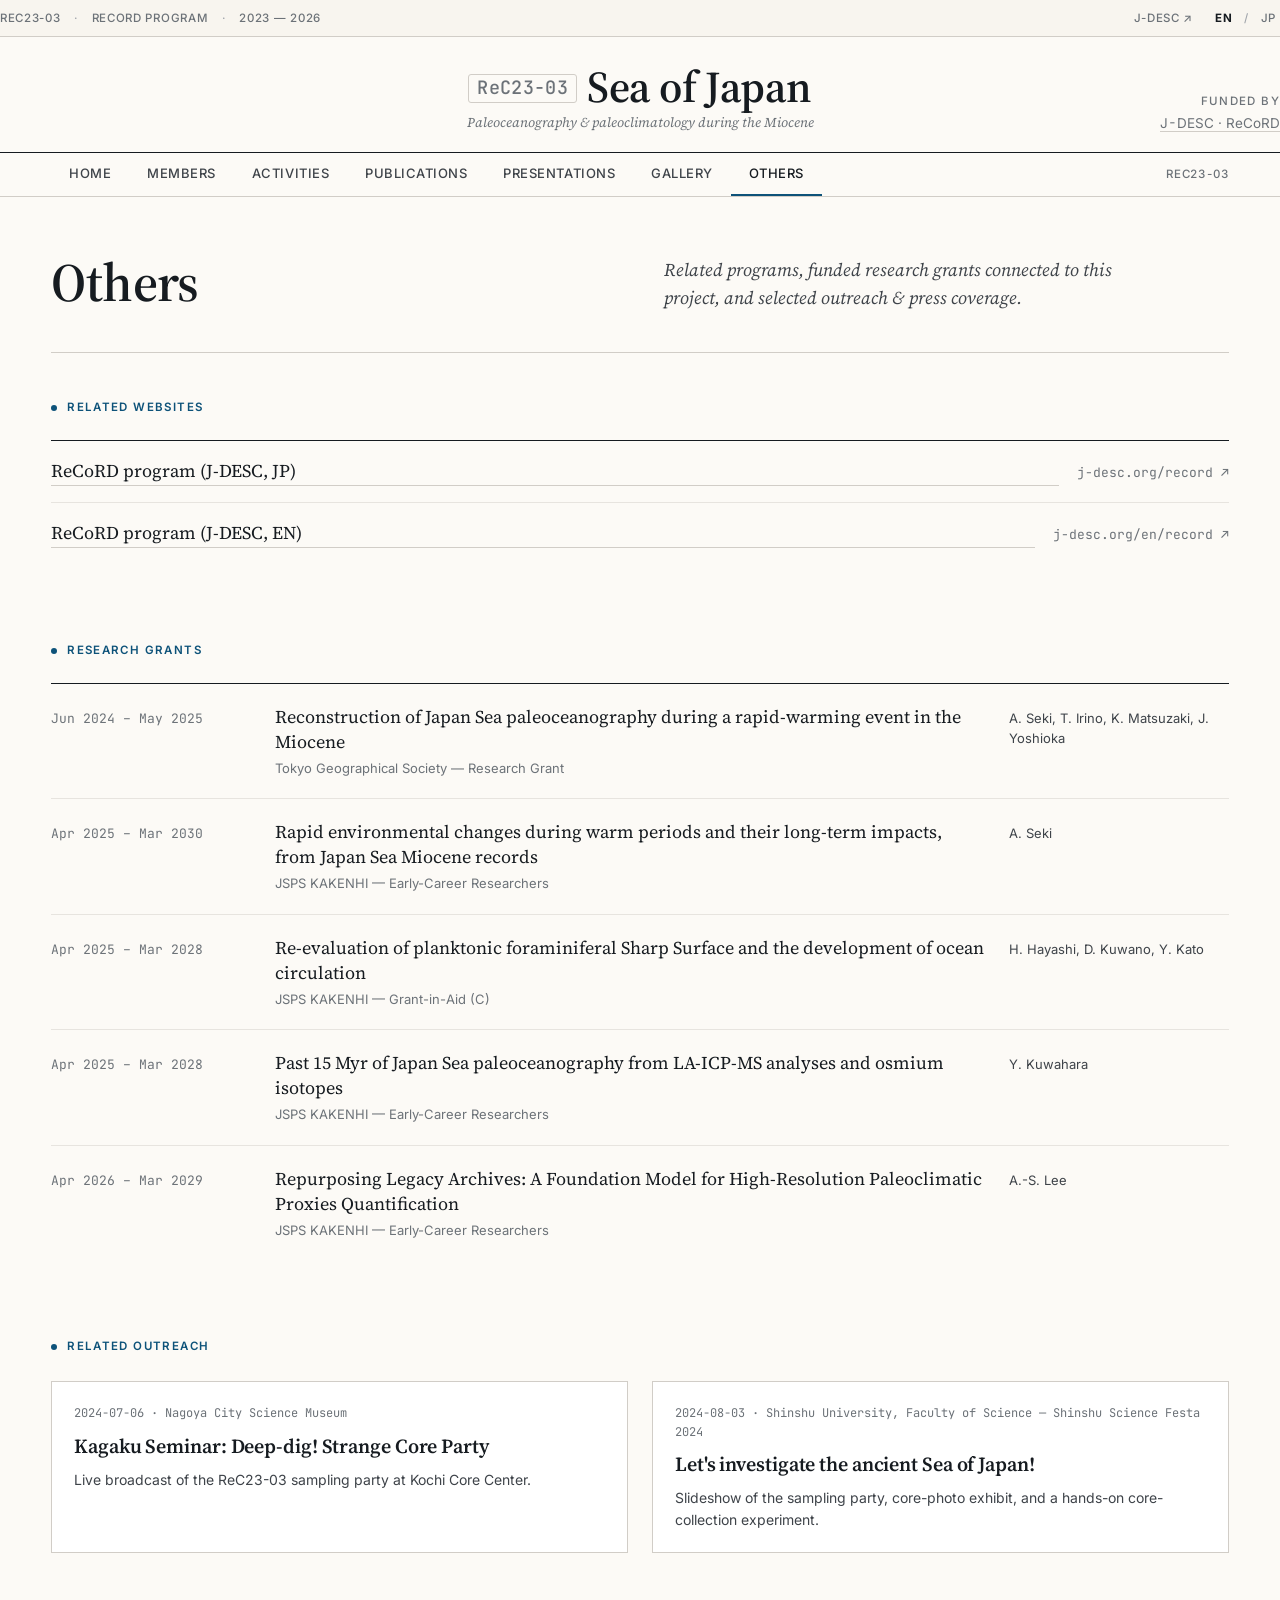
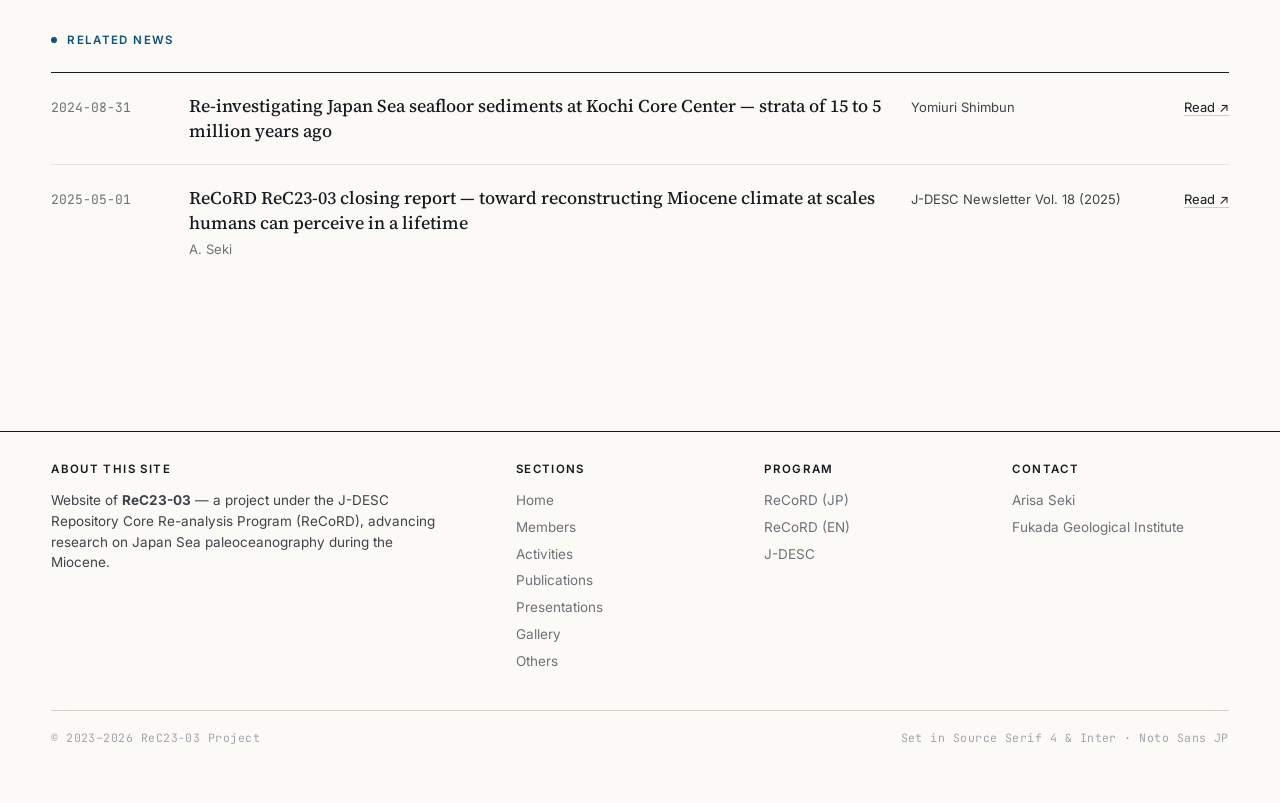
<file: others.html>
<!DOCTYPE html>
<html lang="en" data-lang="en">
<head>
<meta charset="utf-8" />
<meta name="viewport" content="width=device-width, initial-scale=1" />
<title>Others — ReC23-03</title>
<meta name="description" content="Related programs, research grants, outreach, and press coverage for the ReC23-03 project." />
<script>
/* Apply the saved language before first paint (same key as the prototype). */
(function () {
  var lang = "en";
  try { if (localStorage.getItem("rec23.lang") === "jp") lang = "jp"; } catch (e) {}
  var root = document.documentElement;
  root.setAttribute("data-lang", lang);
  root.setAttribute("lang", lang === "jp" ? "ja" : "en");
})();
</script>
<link rel="preconnect" href="https://fonts.googleapis.com" />
<link rel="preconnect" href="https://fonts.gstatic.com" crossorigin />
<link href="https://fonts.googleapis.com/css2?family=Source+Serif+4:ital,opsz,wght@0,8..60,400;0,8..60,500;0,8..60,600;0,8..60,700;1,8..60,400;1,8..60,500&family=Inter:wght@400;500;600;700&family=Noto+Sans+JP:wght@400;500;600;700&family=JetBrains+Mono:wght@400;500&display=swap" rel="stylesheet" />
<link rel="stylesheet" href="styles.css" />
</head>
<body>

<!-- Utility bar -->
<div class="utility">
  <div class="shell row">
    <div class="left">
      <span>ReC23-03</span>
      <span class="dot-sep">·</span>
      <span>ReCoRD Program</span>
      <span class="dot-sep">·</span>
      <span>2023 — 2026</span>
    </div>
    <div class="right">
      <a class="en" href="https://j-desc.org/en/record/" target="_blank" rel="noopener">J-DESC ↗</a>
      <a class="jp" href="https://j-desc.org/record/" target="_blank" rel="noopener">J-DESC ↗</a>
      <span class="lang-toggle">
        <button type="button" data-lang="en">EN</button>
        <span class="sep">/</span>
        <button type="button" data-lang="jp">JP</button>
      </span>
    </div>
  </div>
</div>

<!-- Masthead -->
<header class="masthead shell">
  <div class="left"></div>
  <div class="center">
    <div class="wordmark">
      <span class="code">ReC23-03</span><span class="en">Sea of Japan</span><span class="jp">日本海</span>
    </div>
    <div class="tagline">
      <span class="en">Paleoceanography &amp; paleoclimatology during the Miocene</span>
      <span class="jp">中新世の古海洋・古気候学</span>
    </div>
  </div>
  <div class="right">
    <div class="kicker"><span class="en">Funded by</span><span class="jp">助成</span></div>
    <div class="funder">
      <a class="link en" href="https://j-desc.org/en/record/" target="_blank" rel="noopener">J-DESC · ReCoRD</a>
      <a class="link jp" href="https://j-desc.org/record/" target="_blank" rel="noopener">J-DESC · ReCoRD</a>
    </div>
  </div>
</header>

<!-- Primary nav -->
<nav class="nav">
  <div class="shell row">
    <div class="nav-links">
      <a href="index.html"><span class="en">Home</span><span class="jp">ホーム</span></a>
      <a href="members.html"><span class="en">Members</span><span class="jp">メンバー</span></a>
      <a href="activities.html"><span class="en">Activities</span><span class="jp">活動</span></a>
      <a href="publications.html"><span class="en">Publications</span><span class="jp">出版物</span></a>
      <a href="presentations.html"><span class="en">Presentations</span><span class="jp">発表</span></a>
      <a href="gallery.html"><span class="en">Gallery</span><span class="jp">ギャラリー</span></a>
      <a href="others.html" class="active"><span class="en">Others</span><span class="jp">その他</span></a>
    </div>
    <div class="meta">ReC23-03</div>
  </div>
</nav>

<main class="shell sub">

  <header class="page-head">
    <h1 class="title"><span class="en">Others</span><span class="jp">その他</span></h1>
    <div class="deck">
      <span class="en">Related programs, funded research grants connected to this project, and selected outreach &amp; press coverage.</span>
      <span class="jp">関連プログラム、本プロジェクトに関わる研究助成、関連するアウトリーチ・メディア掲載を掲載しています。</span>
    </div>
  </header>

  <section class="others-section">
    <div class="eyebrow"><span class="dot"></span><span><span class="en">Related websites</span><span class="jp">関連ウェブサイト</span></span></div>
    <ul class="sites-list">
      <li>
        <a href="https://j-desc.org/record/" target="_blank" rel="noopener" class="link">ReCoRD program (J-DESC, JP)</a>
        <span class="url numeral">j-desc.org/record ↗</span>
      </li>
      <li>
        <a href="https://j-desc.org/en/record/" target="_blank" rel="noopener" class="link">ReCoRD program (J-DESC, EN)</a>
        <span class="url numeral">j-desc.org/en/record ↗</span>
      </li>
    </ul>
  </section>

  <section class="others-section">
    <div class="eyebrow"><span class="dot"></span><span><span class="en">Research grants</span><span class="jp">研究助成</span></span></div>
    <ul class="grants-list">
      <li>
        <div class="when numeral">Jun 2024 – May 2025</div>
        <div>
          <div class="t"><span class="en">Reconstruction of Japan Sea paleoceanography during a rapid-warming event in the Miocene</span><span class="jp">中新世における急激な温暖化時の日本海古海洋環境の復元</span></div>
          <div class="agency"><span class="en">Tokyo Geographical Society — Research Grant</span><span class="jp">東京地学協会 調査・研究助成</span></div>
        </div>
        <div class="pi">A. Seki, T. Irino, K. Matsuzaki, J. Yoshioka</div>
      </li>
      <li>
        <div class="when numeral">Apr 2025 – Mar 2030</div>
        <div>
          <div class="t"><span class="en">Rapid environmental changes during warm periods and their long-term impacts, from Japan Sea Miocene records</span><span class="jp">中新世日本海の海洋環境変動から探る、温暖期における急激な環境変動とその長期的影響</span></div>
          <div class="agency"><span class="en">JSPS KAKENHI — Early-Career Researchers</span><span class="jp">日本学術振興会 科学研究費助成事業 若手研究</span></div>
        </div>
        <div class="pi">A. Seki</div>
      </li>
      <li>
        <div class="when numeral">Apr 2025 – Mar 2028</div>
        <div>
          <div class="t"><span class="en">Re-evaluation of planktonic foraminiferal Sharp Surface and the development of ocean circulation</span><span class="jp">Planktonic Foraminiferal Sharp Surfaceの再評価による海洋循環発達史の解明</span></div>
          <div class="agency"><span class="en">JSPS KAKENHI — Grant-in-Aid (C)</span><span class="jp">日本学術振興会 科学研究費助成事業 基盤C</span></div>
        </div>
        <div class="pi">H. Hayashi, D. Kuwano, Y. Kato</div>
      </li>
      <li>
        <div class="when numeral">Apr 2025 – Mar 2028</div>
        <div>
          <div class="t"><span class="en">Past 15 Myr of Japan Sea paleoceanography from LA-ICP-MS analyses and osmium isotopes</span><span class="jp">LA-ICP-MS分析とオスミウム同位体比から紐解く，過去1500万年間の日本海の古海洋環境</span></div>
          <div class="agency"><span class="en">JSPS KAKENHI — Early-Career Researchers</span><span class="jp">日本学術振興会 科学研究費助成事業 若手研究</span></div>
        </div>
        <div class="pi">Y. Kuwahara</div>
      </li>
      <li>
        <div class="when numeral">Apr 2026 – Mar 2029</div>
        <div>
          <div class="t"><span class="en">Repurposing Legacy Archives: A Foundation Model for High-Resolution Paleoclimatic Proxies Quantification</span><span class="jp">Repurposing Legacy Archives（レガシーアーカイブの再活用：高解像度古気候プロキシ定量のための基盤モデル）</span></div>
          <div class="agency"><span class="en">JSPS KAKENHI — Early-Career Researchers</span><span class="jp">日本学術振興会 科学研究費助成事業 若手研究</span></div>
        </div>
        <div class="pi">A.-S. Lee</div>
      </li>
    </ul>
  </section>

  <section class="others-section">
    <div class="eyebrow"><span class="dot"></span><span><span class="en">Related outreach</span><span class="jp">関連アウトリーチ</span></span></div>
    <div class="outreach-grid">
      <article class="card">
        <div class="meta numeral">2024-07-06 · Nagoya City Science Museum</div>
        <h3><span class="en">Kagaku Seminar: Deep-dig! Strange Core Party</span><span class="jp">かがくゼミナール「深掘り！おかしなコアパーティー」</span></h3>
        <p><span class="en">Live broadcast of the ReC23-03 sampling party at Kochi Core Center.</span><span class="jp">ReC23-03のサンプリングパーティーの様子を中継。</span></p>
      </article>
      <article class="card">
        <div class="meta numeral">2024-08-03 · Shinshu University, Faculty of Science — Shinshu Science Festa 2024</div>
        <h3><span class="en">Let's investigate the ancient Sea of Japan!</span><span class="jp">昔の日本海を調べよう！</span></h3>
        <p><span class="en">Slideshow of the sampling party, core-photo exhibit, and a hands-on core-collection experiment.</span><span class="jp">ReC23-03のサンプリングパーティーの様子をスライドショーで紹介、コア写真展示、コア採取実験。</span></p>
      </article>
    </div>
  </section>

  <section class="others-section last">
    <div class="eyebrow"><span class="dot"></span><span><span class="en">Related news</span><span class="jp">関連ニュース</span></span></div>
    <ul class="news-list">
      <li>
        <div class="when numeral">2024-08-31</div>
        <div>
          <div class="t"><span class="en">Re-investigating Japan Sea seafloor sediments at Kochi Core Center — strata of 15 to 5 million years ago</span><span class="jp">日本海の海底堆積物 再調査…高知コアセンター　1500万〜500万年前の地層</span></div>
        </div>
        <div class="outlet"><span class="en">Yomiuri Shimbun</span><span class="jp">読売新聞</span></div>
        <div class="go"><a class="link" href="https://www.yomiuri.co.jp/science/20240830-OYT8T50067/" target="_blank" rel="noopener"><span class="en">Read ↗</span><span class="jp">リンク ↗</span></a></div>
      </li>
      <li>
        <div class="when numeral">2025-05-01</div>
        <div>
          <div class="t"><span class="en">ReCoRD ReC23-03 closing report — toward reconstructing Miocene climate at scales humans can perceive in a lifetime</span><span class="jp">リポジトリコア再解析プログラム（ReCoRD）ReC23-03 終了報告「人が一生で体感できるスケール」での中新世の気候変動復元を目指して</span></div>
          <div class="by">A. Seki</div>
        </div>
        <div class="outlet"><span class="en">J-DESC Newsletter Vol. 18 (2025)</span><span class="jp">J-DESCニュースレター Vol. 18</span></div>
        <div class="go"><a class="link" href="https://j-desc.org/wp/wp-content/uploads/2025/05/J-DESC-NEWS-2025-vol18_s.pdf" target="_blank" rel="noopener"><span class="en">Read ↗</span><span class="jp">リンク ↗</span></a></div>
      </li>
    </ul>
  </section>

</main>

<!-- Footer -->
<footer>
  <div class="shell">
    <div class="row">
      <div>
        <h4><span class="en">About this site</span><span class="jp">このサイトについて</span></h4>
        <p class="about">
          <span class="en">Website of <b>ReC23-03</b> — a project under the J-DESC Repository Core Re-analysis Program (ReCoRD), advancing research on Japan Sea paleoceanography during the Miocene.</span>
          <span class="jp"><b>ReC23-03</b> プロジェクトのwebサイトです。J-DESC リポジトリコア再解析プログラム（ReCoRD）の一課題として、中新世日本海の古海洋復元研究を進めています。</span>
        </p>
      </div>
      <div>
        <h4><span class="en">Sections</span><span class="jp">セクション</span></h4>
        <ul>
          <li><a href="index.html"><span class="en">Home</span><span class="jp">ホーム</span></a></li>
          <li><a href="members.html"><span class="en">Members</span><span class="jp">メンバー</span></a></li>
          <li><a href="activities.html"><span class="en">Activities</span><span class="jp">活動</span></a></li>
          <li><a href="publications.html"><span class="en">Publications</span><span class="jp">出版物</span></a></li>
          <li><a href="presentations.html"><span class="en">Presentations</span><span class="jp">発表</span></a></li>
          <li><a href="gallery.html"><span class="en">Gallery</span><span class="jp">ギャラリー</span></a></li>
          <li><a href="others.html"><span class="en">Others</span><span class="jp">その他</span></a></li>
        </ul>
      </div>
      <div>
        <h4><span class="en">Program</span><span class="jp">プログラム</span></h4>
        <ul>
          <li><a href="https://j-desc.org/record/" target="_blank" rel="noopener">ReCoRD (JP)</a></li>
          <li><a href="https://j-desc.org/en/record/" target="_blank" rel="noopener">ReCoRD (EN)</a></li>
          <li><a href="https://j-desc.org/" target="_blank" rel="noopener">J-DESC</a></li>
        </ul>
      </div>
      <div>
        <h4><span class="en">Contact</span><span class="jp">連絡先</span></h4>
        <ul>
          <li>Arisa Seki</li>
          <li class="muted">Fukada Geological Institute</li>
        </ul>
      </div>
    </div>
    <div class="colophon">
      <span>© 2023–2026 ReC23-03 Project</span>
      <span>Set in Source Serif 4 &amp; Inter · Noto Sans JP</span>
    </div>
  </div>
</footer>

<script>
/* EN / JP toggle — persists via the same key the prototype used. */
(function () {
  var root = document.documentElement;
  function setLang(lang) {
    root.setAttribute("data-lang", lang);
    root.setAttribute("lang", lang === "jp" ? "ja" : "en");
    try { localStorage.setItem("rec23.lang", lang); } catch (e) {}
  }
  var buttons = document.querySelectorAll(".lang-toggle button");
  for (var i = 0; i < buttons.length; i++) {
    (function (btn) {
      btn.addEventListener("click", function () {
        setLang(btn.getAttribute("data-lang"));
      });
    })(buttons[i]);
  }
})();
</script>

</body>
</html>
</file>
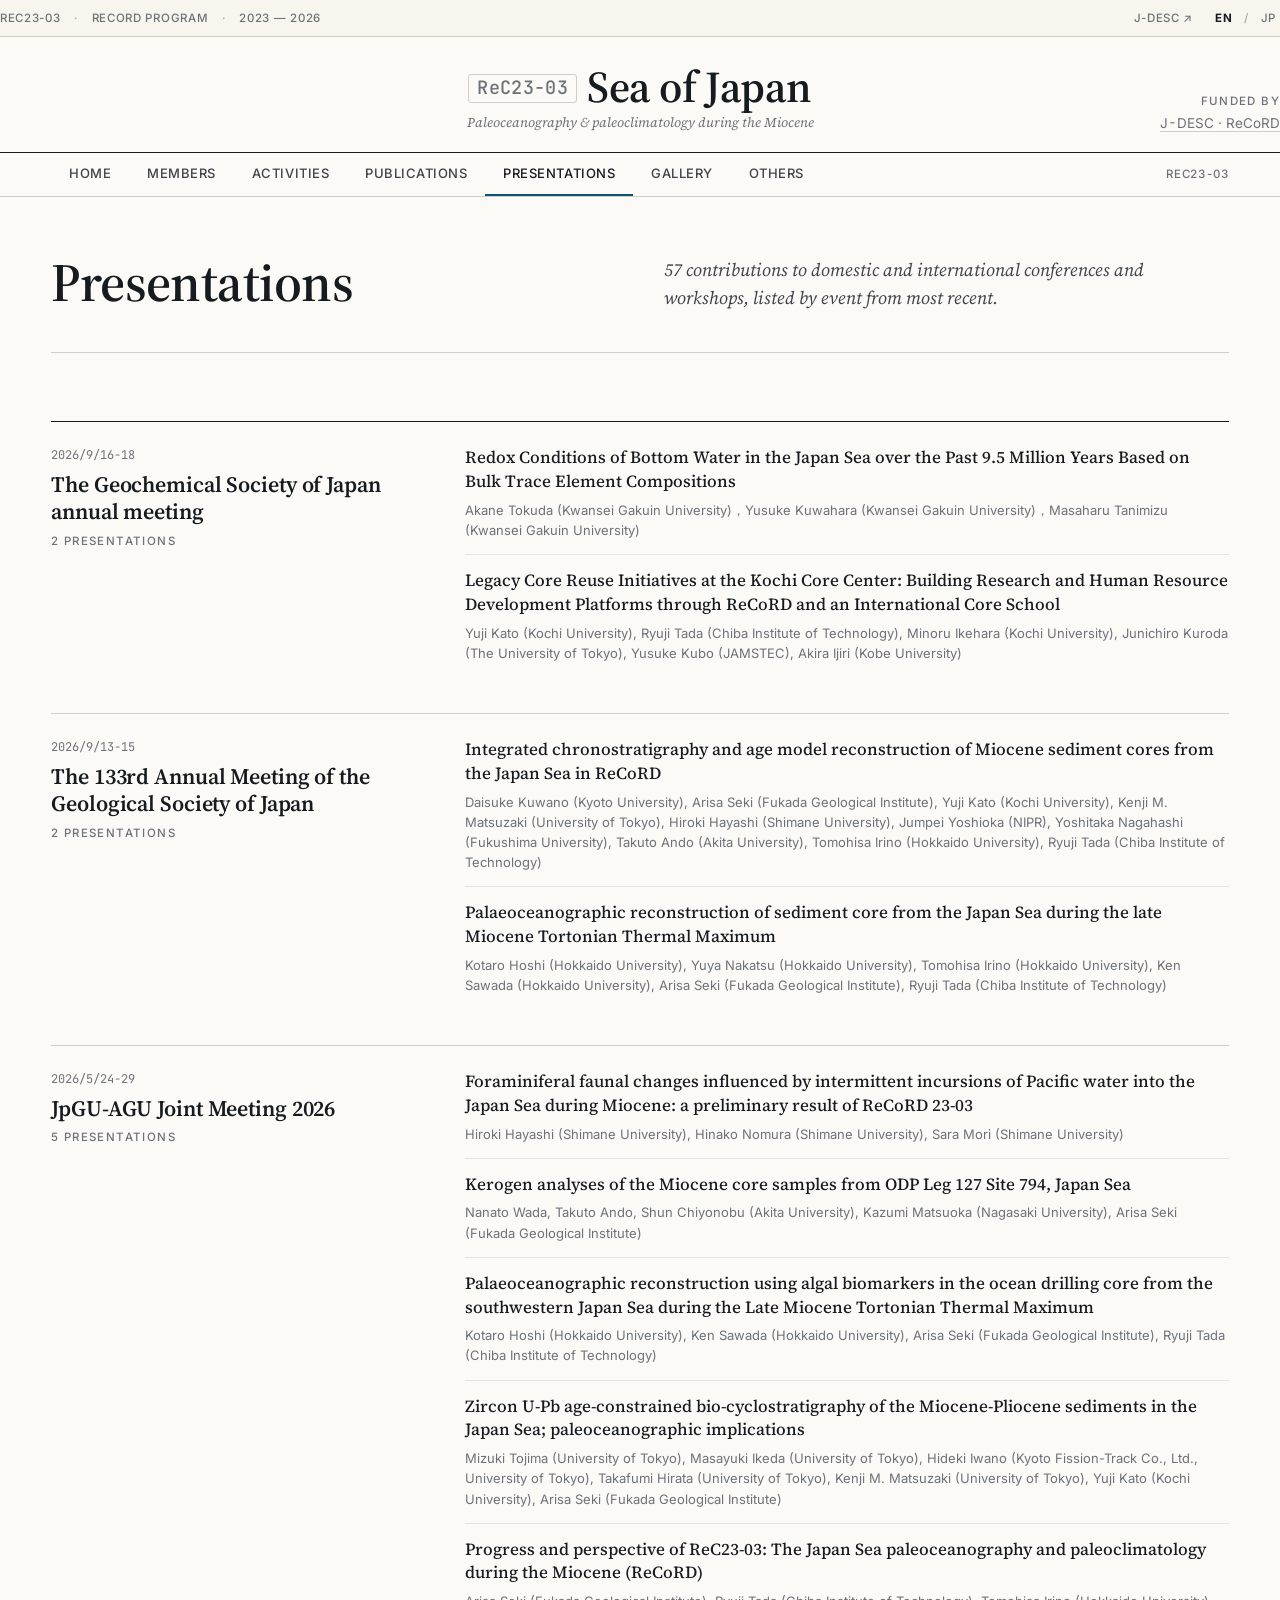
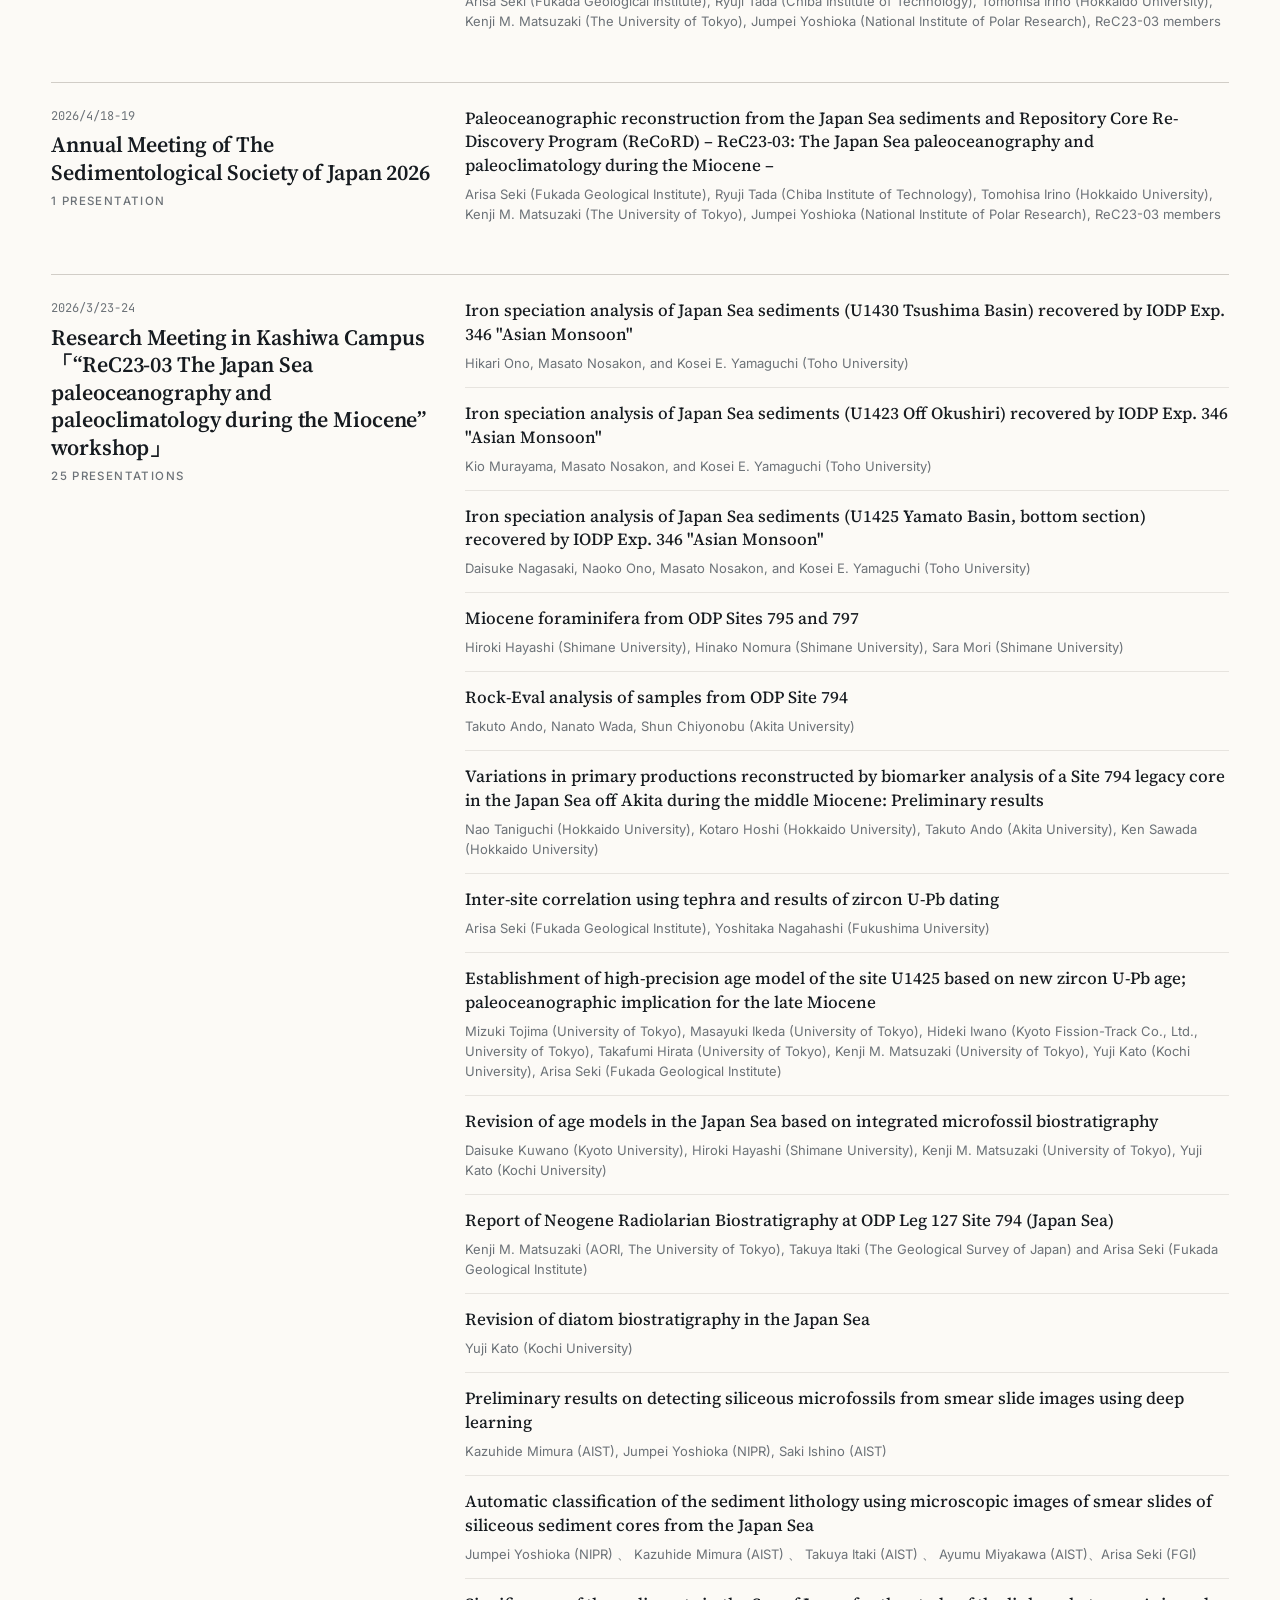
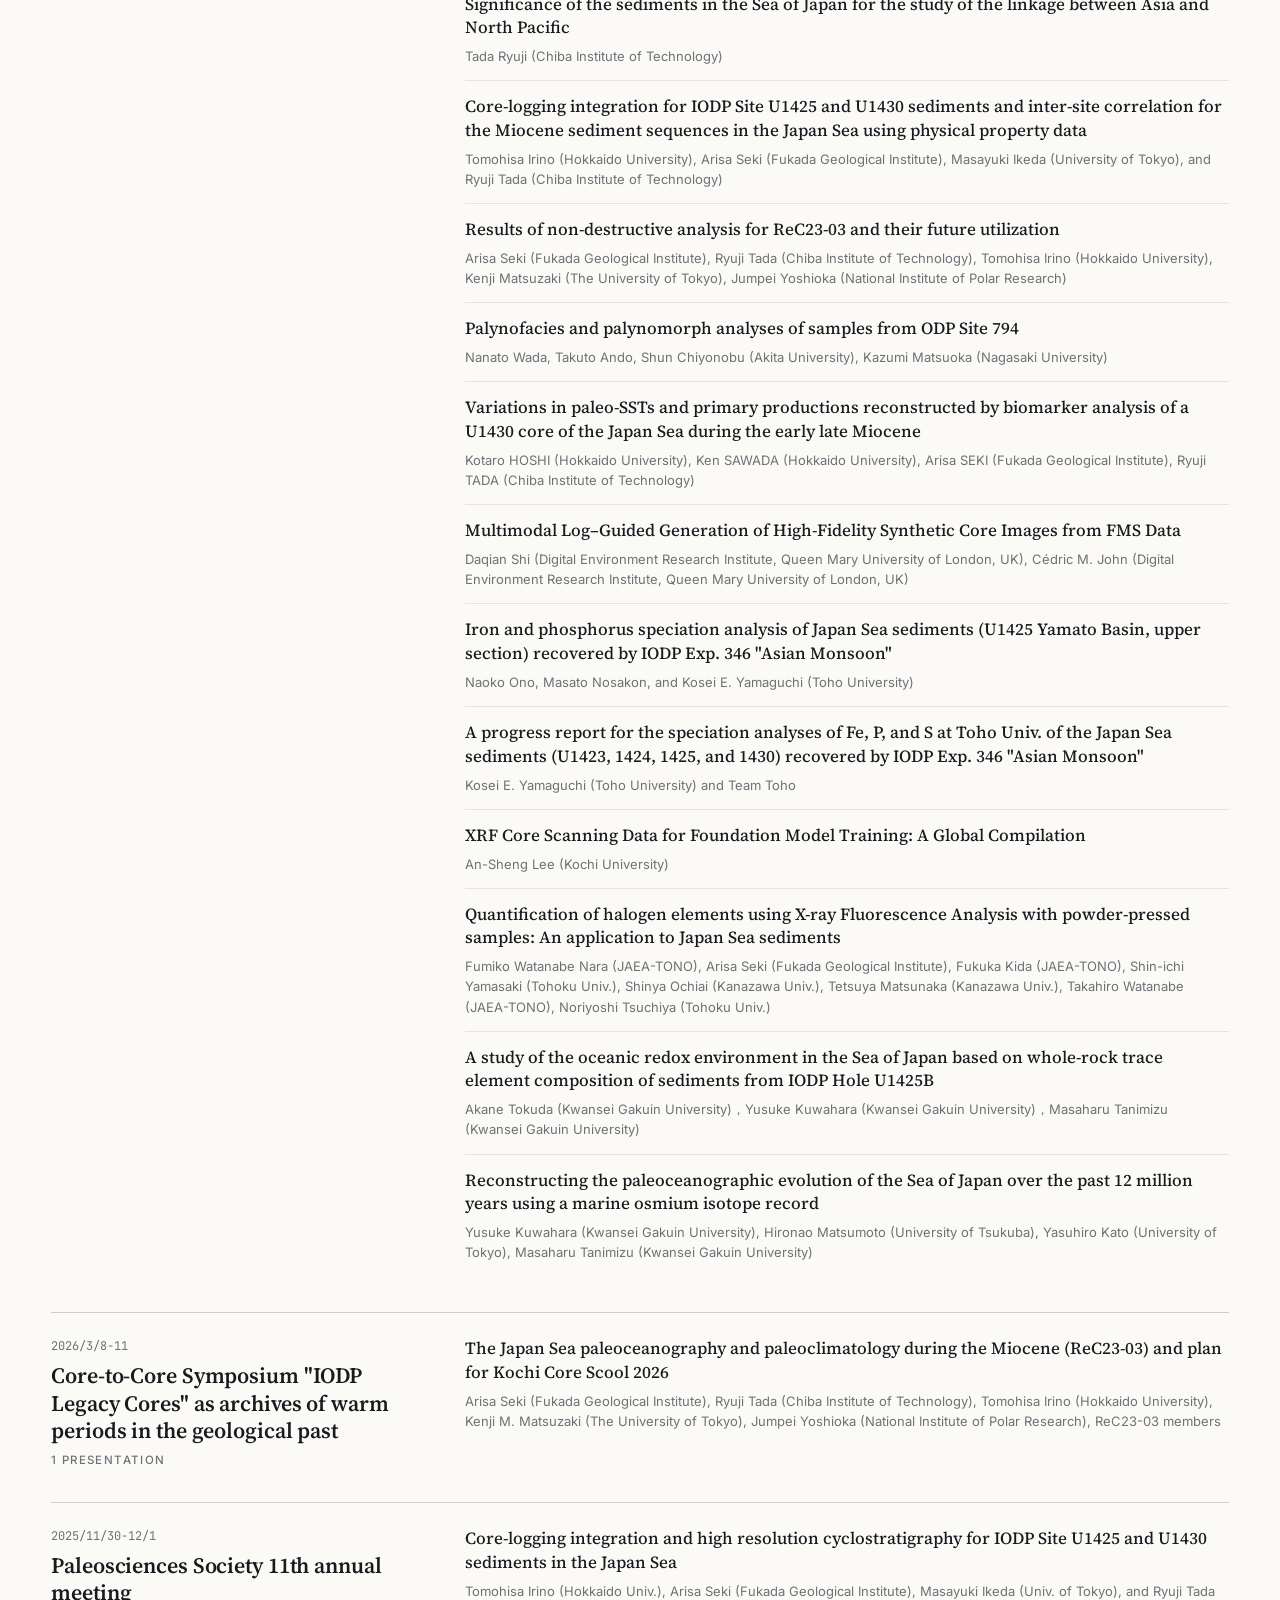
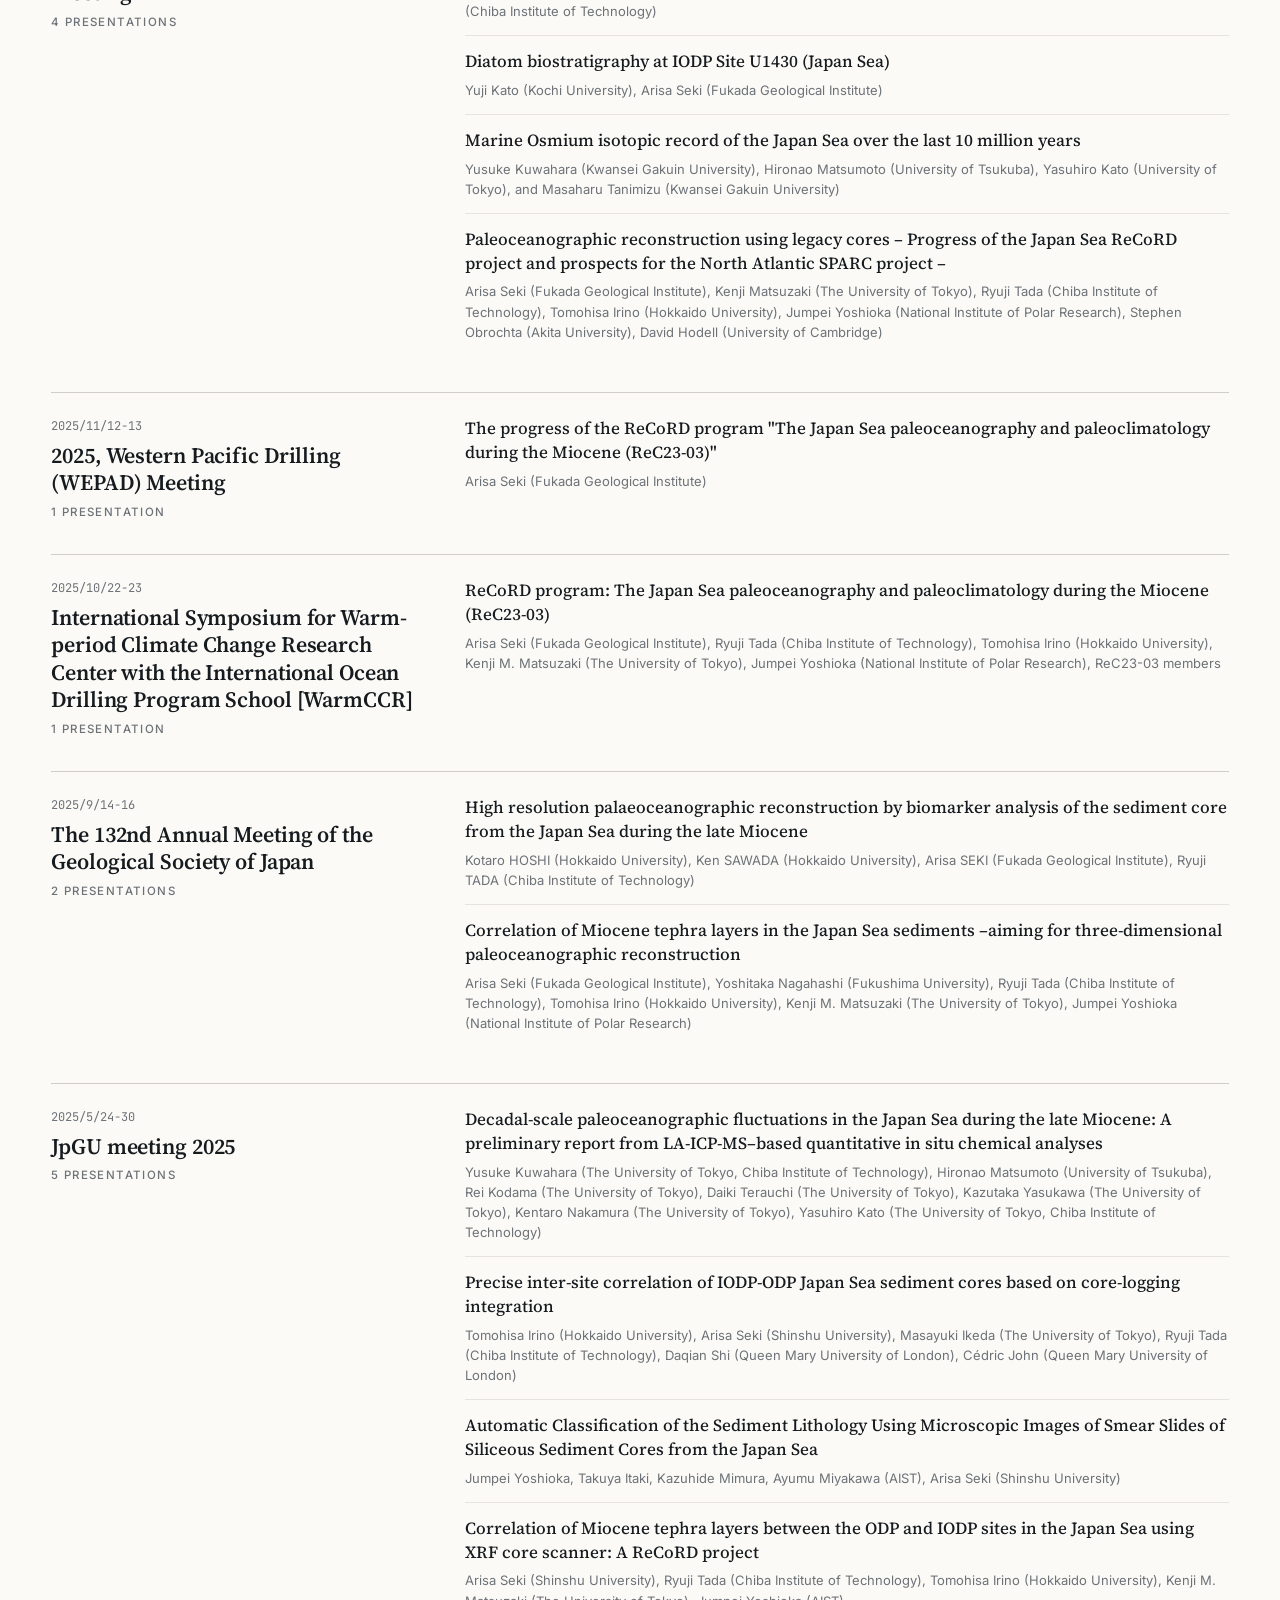
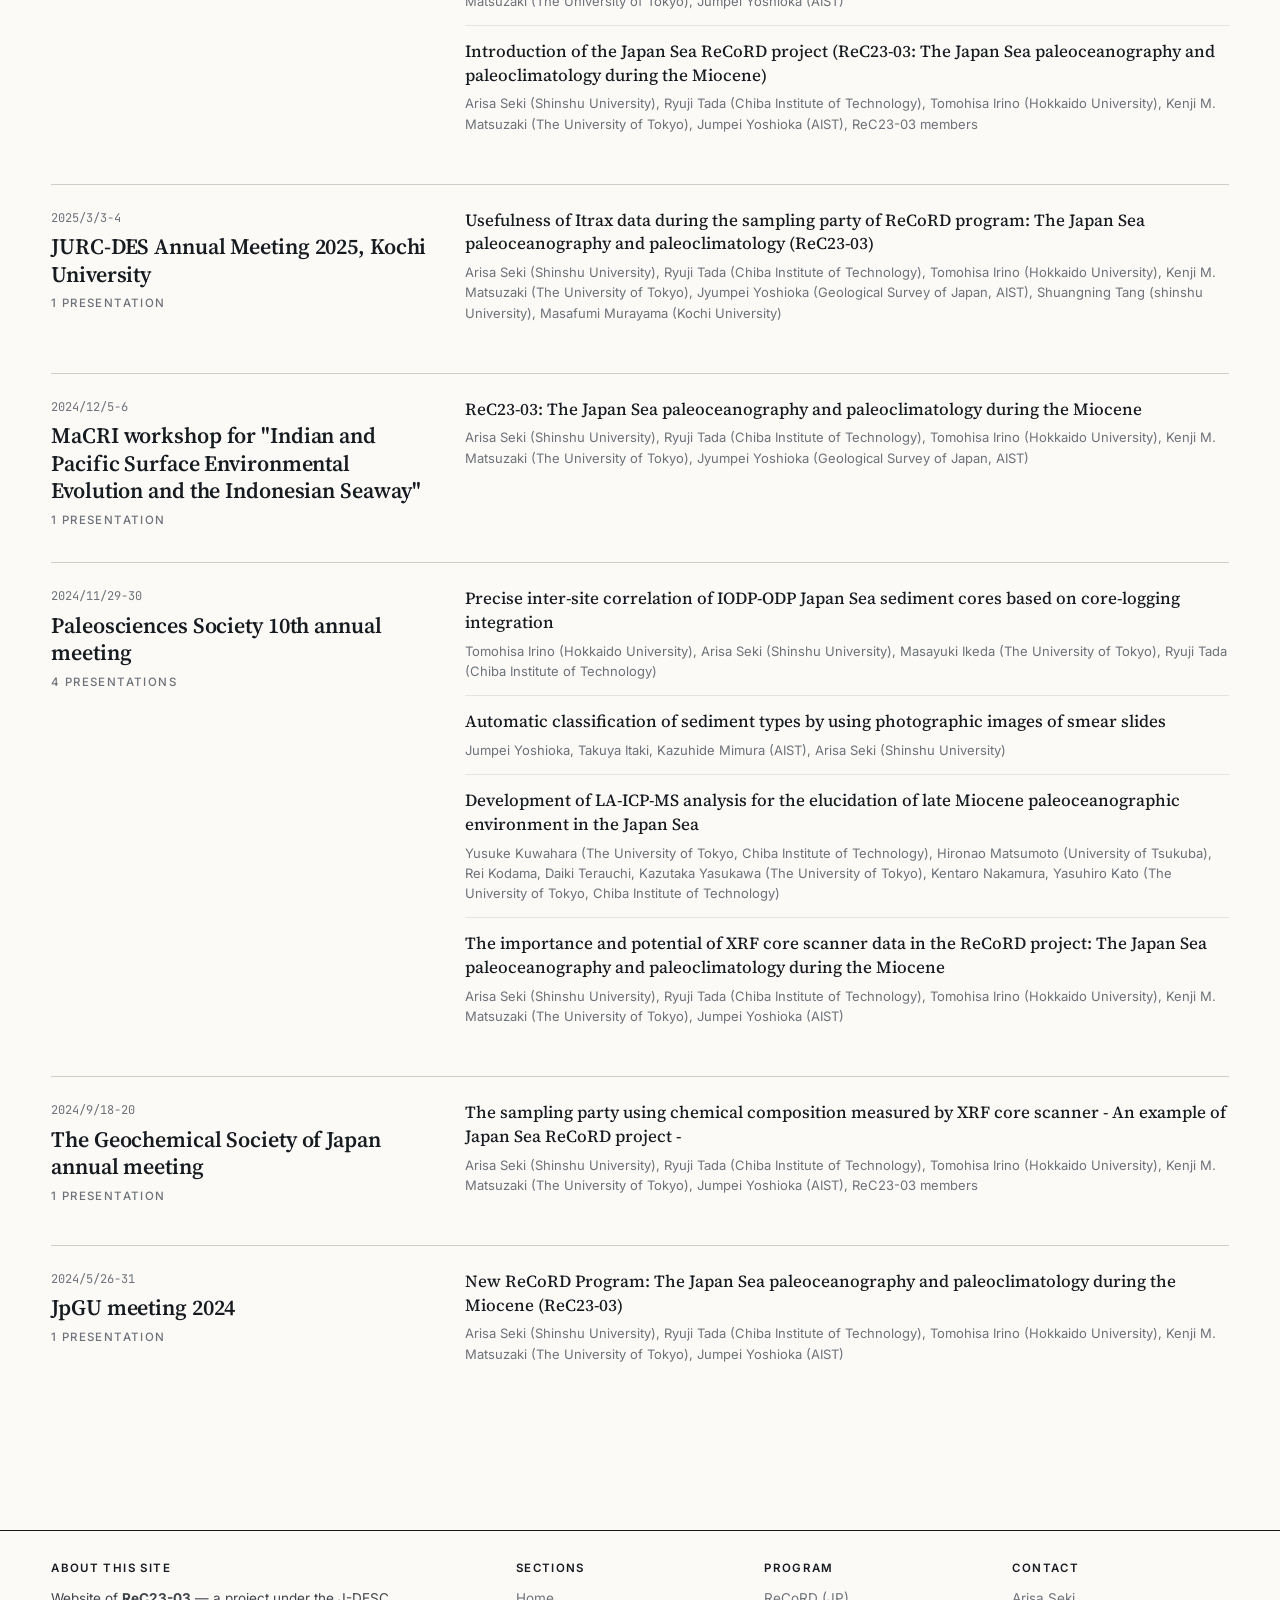
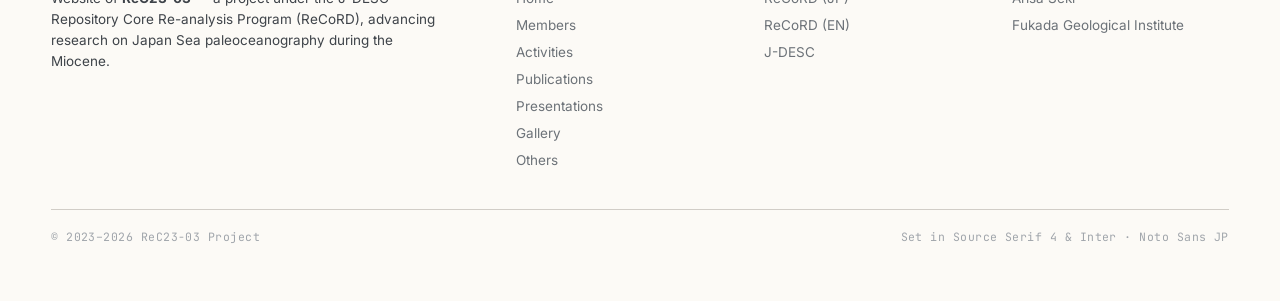
<file: presentations.html>
<!DOCTYPE html>
<html lang="en" data-lang="en">
<head>
<meta charset="utf-8" />
<meta name="viewport" content="width=device-width, initial-scale=1" />
<title>Presentations — ReC23-03</title>
<meta name="description" content="57 conference and workshop contributions from the ReC23-03 project, listed by event." />
<script>
/* Apply the saved language before first paint (same key as the prototype). */
(function () {
  var lang = "en";
  try { if (localStorage.getItem("rec23.lang") === "jp") lang = "jp"; } catch (e) {}
  var root = document.documentElement;
  root.setAttribute("data-lang", lang);
  root.setAttribute("lang", lang === "jp" ? "ja" : "en");
})();
</script>
<link rel="preconnect" href="https://fonts.googleapis.com" />
<link rel="preconnect" href="https://fonts.gstatic.com" crossorigin />
<link href="https://fonts.googleapis.com/css2?family=Source+Serif+4:ital,opsz,wght@0,8..60,400;0,8..60,500;0,8..60,600;0,8..60,700;1,8..60,400;1,8..60,500&family=Inter:wght@400;500;600;700&family=Noto+Sans+JP:wght@400;500;600;700&family=JetBrains+Mono:wght@400;500&display=swap" rel="stylesheet" />
<link rel="stylesheet" href="styles.css" />
</head>
<body>

<!-- Utility bar -->
<div class="utility">
  <div class="shell row">
    <div class="left">
      <span>ReC23-03</span>
      <span class="dot-sep">·</span>
      <span>ReCoRD Program</span>
      <span class="dot-sep">·</span>
      <span>2023 — 2026</span>
    </div>
    <div class="right">
      <a class="en" href="https://j-desc.org/en/record/" target="_blank" rel="noopener">J-DESC ↗</a>
      <a class="jp" href="https://j-desc.org/record/" target="_blank" rel="noopener">J-DESC ↗</a>
      <span class="lang-toggle">
        <button type="button" data-lang="en">EN</button>
        <span class="sep">/</span>
        <button type="button" data-lang="jp">JP</button>
      </span>
    </div>
  </div>
</div>

<!-- Masthead -->
<header class="masthead shell">
  <div class="left"></div>
  <div class="center">
    <div class="wordmark">
      <span class="code">ReC23-03</span><span class="en">Sea of Japan</span><span class="jp">日本海</span>
    </div>
    <div class="tagline">
      <span class="en">Paleoceanography &amp; paleoclimatology during the Miocene</span>
      <span class="jp">中新世の古海洋・古気候学</span>
    </div>
  </div>
  <div class="right">
    <div class="kicker"><span class="en">Funded by</span><span class="jp">助成</span></div>
    <div class="funder">
      <a class="link en" href="https://j-desc.org/en/record/" target="_blank" rel="noopener">J-DESC · ReCoRD</a>
      <a class="link jp" href="https://j-desc.org/record/" target="_blank" rel="noopener">J-DESC · ReCoRD</a>
    </div>
  </div>
</header>

<!-- Primary nav -->
<nav class="nav">
  <div class="shell row">
    <div class="nav-links">
      <a href="index.html"><span class="en">Home</span><span class="jp">ホーム</span></a>
      <a href="members.html"><span class="en">Members</span><span class="jp">メンバー</span></a>
      <a href="activities.html"><span class="en">Activities</span><span class="jp">活動</span></a>
      <a href="publications.html"><span class="en">Publications</span><span class="jp">出版物</span></a>
      <a href="presentations.html" class="active"><span class="en">Presentations</span><span class="jp">発表</span></a>
      <a href="gallery.html"><span class="en">Gallery</span><span class="jp">ギャラリー</span></a>
      <a href="others.html"><span class="en">Others</span><span class="jp">その他</span></a>
    </div>
    <div class="meta">ReC23-03</div>
  </div>
</nav>

<main class="shell sub">

  <header class="page-head">
    <h1 class="title"><span class="en">Presentations</span><span class="jp">学会発表</span></h1>
    <div class="deck">
      <span class="en">57 contributions to domestic and international conferences and workshops, listed by event from most recent.</span>
      <span class="jp">国内外の学会・ワークショップでの発表 計 57 件を、新しい順に掲載しています。</span>
    </div>
  </header>

  <section class="pres-section">
      <div class="pres-group">
        <div class="grid">
          <div>
            <div class="when numeral">2026/9/16-18</div>
            <h2><span class="en">The Geochemical Society of Japan annual meeting</span><span class="jp">日本地球化学会 第73回年会</span></h2>
            <div class="count kicker"><span class="en">2 presentations</span><span class="jp">2 件</span></div>
          </div>
          <ol class="pres-items">
          <li>
            <div class="t"><span class="en">Redox Conditions of Bottom Water in the Japan Sea over the Past 9.5 Million Years Based on Bulk Trace Element Compositions</span><span class="jp">全岩微量元素組成に基づく過去 950 万年間の日本海の深層海水の酸化還元環境の考察</span></div>
            <div class="a"><span class="en">Akane Tokuda (Kwansei Gakuin University)，Yusuke Kuwahara (Kwansei Gakuin University)，Masaharu Tanimizu (Kwansei Gakuin University)</span><span class="jp">徳田愛茜（関西学院大学）、桑原佑典（関西学院大学）、谷水雅治（関西学院大学）</span></div>
          </li>
          <li>
            <div class="t"><span class="en">Legacy Core Reuse Initiatives at the Kochi Core Center: Building Research and Human Resource Development Platforms through ReCoRD and an International Core School</span><span class="jp">高知コアセンターのレガシーコア再活用の取り組み 〜ReCoRDと国際コアスクールによる研究・人材育成基盤の構築〜</span></div>
            <div class="a"><span class="en">Yuji Kato (Kochi University), Ryuji Tada (Chiba Institute of Technology), Minoru Ikehara (Kochi University), Junichiro Kuroda (The University of Tokyo), Yusuke Kubo (JAMSTEC), Akira Ijiri (Kobe University)</span><span class="jp">加藤悠爾（高知大学）、多田隆治（千葉工業大学）、池原実（高知大学）、黒田潤一郎（東京大学）、久保雄介（海洋研究開発機構）、井尻暁（神戸大学）</span></div>
          </li>
          </ol>
        </div>
      </div>
      <div class="pres-group">
        <div class="grid">
          <div>
            <div class="when numeral">2026/9/13-15</div>
            <h2><span class="en">The 133rd Annual Meeting of the Geological Society of Japan</span><span class="jp">日本地質学会第133年学術大会</span></h2>
            <div class="count kicker"><span class="en">2 presentations</span><span class="jp">2 件</span></div>
          </div>
          <ol class="pres-items">
          <li>
            <div class="t"><span class="en">Integrated chronostratigraphy and age model reconstruction of Miocene sediment cores from the Japan Sea in ReCoRD</span><span class="jp">ReCoRDにおける日本海中新統堆積物コアの統合年代層序と年代モデル再構築</span></div>
            <div class="a"><span class="en">Daisuke Kuwano (Kyoto University), Arisa Seki (Fukada Geological Institute), Yuji Kato (Kochi University), Kenji M. Matsuzaki (University of Tokyo), Hiroki Hayashi (Shimane University), Jumpei Yoshioka (NIPR), Yoshitaka Nagahashi (Fukushima University), Takuto Ando (Akita University), Tomohisa Irino (Hokkaido University), Ryuji Tada (Chiba Institute of Technology)</span><span class="jp">桑野太輔（京都大学）、関有沙（深田地質研究所）、加藤悠爾（高知大学）、松崎賢史（東京大学）、林広樹（島根大学）、吉岡純平（国立極地研究所）、長橋良隆（福島大学）、安藤卓人（秋田大学）、入野智久（北海道大学）、多田隆治（千葉工業大学）</span></div>
          </li>
          <li>
            <div class="t"><span class="en">Palaeoceanographic reconstruction of sediment core from the Japan Sea during the late Miocene Tortonian Thermal Maximum</span><span class="jp">日本海における後期中新世トートニアン最温暖期の古海洋環境復元</span></div>
            <div class="a"><span class="en">Kotaro Hoshi (Hokkaido University), Yuya Nakatsu (Hokkaido University), Tomohisa Irino (Hokkaido University), Ken Sawada (Hokkaido University), Arisa Seki (Fukada Geological Institute), Ryuji Tada (Chiba Institute of Technology)</span><span class="jp">星恒太郎（北海道大学）、中津裕也（北海道大学）、入野智久（北海道大学）、沢田健（北海道大学）、関有沙（深田地質研究所）、多田隆治（千葉工業大学）</span></div>
          </li>
          </ol>
        </div>
      </div>
      <div class="pres-group">
        <div class="grid">
          <div>
            <div class="when numeral">2026/5/24-29</div>
            <h2><span class="en">JpGU-AGU Joint Meeting 2026</span><span class="jp">JpGU-AGU Joint Meeting 2026</span></h2>
            <div class="count kicker"><span class="en">5 presentations</span><span class="jp">5 件</span></div>
          </div>
          <ol class="pres-items">
          <li>
            <div class="t"><span class="en">Foraminiferal faunal changes influenced by intermittent incursions of Pacific water into the Japan Sea during Miocene: a preliminary result of ReCoRD 23-03</span><span class="jp">Foraminiferal faunal changes influenced by intermittent incursions of Pacific water into the Japan Sea during Miocene: a preliminary result of ReCoRD 23-03</span></div>
            <div class="a"><span class="en">Hiroki Hayashi (Shimane University), Hinako Nomura (Shimane University), Sara Mori (Shimane University)</span><span class="jp">林 広樹，野村陽奈子，森 沙良（島根大学）</span></div>
          </li>
          <li>
            <div class="t"><span class="en">Kerogen analyses of the Miocene core samples from ODP Leg 127 Site 794, Japan Sea</span><span class="jp">日本海ODP Leg 127 Site 794コア試料のケロジェン分析</span></div>
            <div class="a"><span class="en">Nanato Wada, Takuto Ando, Shun Chiyonobu (Akita University), Kazumi Matsuoka (Nagasaki University), Arisa Seki (Fukada Geological Institute)</span><span class="jp">和田七音，安藤卓人，千代延俊（秋田大学），松岡 數充（長崎大学）、関有沙（深田地質研究所）</span></div>
          </li>
          <li>
            <div class="t"><span class="en">Palaeoceanographic reconstruction using algal biomarkers in the ocean drilling core from the southwestern Japan Sea during the Late Miocene Tortonian Thermal Maximum</span><span class="jp">Palaeoceanographic reconstruction using algal biomarkers in the ocean drilling core from the southwestern Japan Sea during the Late Miocene Tortonian Thermal Maximum</span></div>
            <div class="a"><span class="en">Kotaro Hoshi (Hokkaido University), Ken Sawada (Hokkaido University), Arisa Seki (Fukada Geological Institute), Ryuji Tada (Chiba Institute of Technology)</span><span class="jp">星恒太郎（北海道大学）、沢田健（北海道大学）、関有沙（深田地質研究所）、多田隆治（千葉工業大学）</span></div>
          </li>
          <li>
            <div class="t"><span class="en">Zircon U-Pb age-constrained bio-cyclostratigraphy of the Miocene-Pliocene sediments in the Japan Sea; paleoceanographic implications</span><span class="jp">ジルコンU-Pb年代−微化石年代−天文年代による後期中新世〜前期鮮新世の日本海堆積物の年代モデル構築及び古海洋環境変動の検討</span></div>
            <div class="a"><span class="en">Mizuki Tojima (University of Tokyo), Masayuki Ikeda (University of Tokyo), Hideki Iwano (Kyoto Fission-Track Co., Ltd., University of Tokyo), Takafumi Hirata (University of Tokyo), Kenji M. Matsuzaki (University of Tokyo), Yuji Kato (Kochi University), Arisa Seki (Fukada Geological Institute)</span><span class="jp">遠嶋美月（東京大学）、池田昌之（東京大学）、岩野英樹（（株）京都フィッショントラック、東京大学）、平田岳史（東京大学）、松崎賢史（東京大学）、加藤悠爾（高知大学）、関有沙（深田地質研究所）</span></div>
          </li>
          <li>
            <div class="t"><span class="en">Progress and perspective of ReC23-03: The Japan Sea paleoceanography and paleoclimatology during the Miocene (ReCoRD)</span><span class="jp">ReC23-03：中新世日本海の古気候と古海洋（ReCoRD）のこれまでの成果と今後の展望</span></div>
            <div class="a"><span class="en">Arisa Seki (Fukada Geological Institute), Ryuji Tada (Chiba Institute of Technology), Tomohisa Irino (Hokkaido University), Kenji M. Matsuzaki (The University of Tokyo), Jumpei Yoshioka (National Institute of Polar Research), ReC23-03 members</span><span class="jp">関有沙（深田地質研究所）、多田隆治（千葉工業大学）、入野智久（北海道大学）、松崎賢史（東京大学）、吉岡純平（国立極地研究所）、ReC23-03 members</span></div>
          </li>
          </ol>
        </div>
      </div>
      <div class="pres-group">
        <div class="grid">
          <div>
            <div class="when numeral">2026/4/18-19</div>
            <h2><span class="en">Annual Meeting of The Sedimentological Society of Japan 2026</span><span class="jp">日本堆積学会 2026 年高知大会</span></h2>
            <div class="count kicker"><span class="en">1 presentation</span><span class="jp">1 件</span></div>
          </div>
          <ol class="pres-items">
          <li>
            <div class="t"><span class="en">Paleoceanographic reconstruction from the Japan Sea sediments and Repository Core Re-Discovery Program (ReCoRD) – ReC23-03: The Japan Sea paleoceanography and paleoclimatology during the Miocene –</span><span class="jp">日本海堆積物を用いた古海洋環境復元とリポジトリコア再解析プログラム（ReCoRD）の取り組み ～ReC23-03: 中新世日本海の古気候・古海洋～</span></div>
            <div class="a"><span class="en">Arisa Seki (Fukada Geological Institute), Ryuji Tada (Chiba Institute of Technology), Tomohisa Irino (Hokkaido University), Kenji M. Matsuzaki (The University of Tokyo), Jumpei Yoshioka (National Institute of Polar Research), ReC23-03 members</span><span class="jp">関有沙（深田地質研究所）、多田隆治（千葉工業大学）、入野智久（北海道大学）、松崎賢史（東京大学）、吉岡純平（国立極地研究所）、ReC23-03 members</span></div>
          </li>
          </ol>
        </div>
      </div>
      <div class="pres-group">
        <div class="grid">
          <div>
            <div class="when numeral">2026/3/23-24</div>
            <h2><span class="en">Research Meeting in Kashiwa Campus「“ReC23-03 The Japan Sea paleoceanography and paleoclimatology during the Miocene” workshop」</span><span class="jp">東京大学大気海洋研究所共同利用研究集会「ReC23-03：中新世日本海の古気候・古海洋」ワークショップ</span></h2>
            <div class="count kicker"><span class="en">25 presentations</span><span class="jp">25 件</span></div>
          </div>
          <ol class="pres-items">
          <li>
            <div class="t"><span class="en">Iron speciation analysis of Japan Sea sediments (U1430 Tsushima Basin) recovered by IODP Exp. 346 &quot;Asian Monsoon&quot;</span><span class="jp">IODP Exp. 346 U1430（対馬海盆）の堆積物の鉄のスペシエーション分析</span></div>
            <div class="a"><span class="en">Hikari Ono, Masato Nosakon, and Kosei E. Yamaguchi (Toho University)</span><span class="jp">小野日花里、野左近督人、山口耕生（東邦大学）</span></div>
          </li>
          <li>
            <div class="t"><span class="en">Iron speciation analysis of Japan Sea sediments (U1423 Off Okushiri) recovered by IODP Exp. 346 &quot;Asian Monsoon&quot;</span><span class="jp">IODP Exp. 346 U1423（奥尻沖）の堆積物の鉄のスペシエーション分析</span></div>
            <div class="a"><span class="en">Kio Murayama, Masato Nosakon, and Kosei E. Yamaguchi (Toho University)</span><span class="jp">村山起大、野左近督人、山口耕生（東邦大学）</span></div>
          </li>
          <li>
            <div class="t"><span class="en">Iron speciation analysis of Japan Sea sediments (U1425 Yamato Basin, bottom section) recovered by IODP Exp. 346 &quot;Asian Monsoon&quot;</span><span class="jp">IODP Exp. 346 U1425（大和堆）の堆積物下部の鉄のスペシエーション分析</span></div>
            <div class="a"><span class="en">Daisuke Nagasaki, Naoko Ono, Masato Nosakon, and Kosei E. Yamaguchi (Toho University)</span><span class="jp">長崎大輔、小野菜桜子、野左近督人、山口耕生（東邦大学）</span></div>
          </li>
          <li>
            <div class="t"><span class="en">Miocene foraminifera from ODP Sites 795 and 797</span><span class="jp">ODP Site 795およびSite 797の中新統から産出する有孔虫群集</span></div>
            <div class="a"><span class="en">Hiroki Hayashi (Shimane University), Hinako Nomura (Shimane University), Sara Mori (Shimane University)</span><span class="jp">林 広樹，野村陽奈子，森 沙良（島根大学）</span></div>
          </li>
          <li>
            <div class="t"><span class="en">Rock-Eval analysis of samples from ODP Site 794</span><span class="jp">ODP Site.794試料のロックエバル分析</span></div>
            <div class="a"><span class="en">Takuto Ando, Nanato Wada, Shun Chiyonobu (Akita University)</span><span class="jp">安藤卓人，和田七音，千代延俊（秋田大学）</span></div>
          </li>
          <li>
            <div class="t"><span class="en">Variations in primary productions reconstructed by biomarker analysis of a Site 794 legacy core in the Japan Sea off Akita during the middle Miocene: Preliminary results</span><span class="jp">Site 794レガシーコアのバイオマーカー分析による日本海秋田沖における中期中新世の基礎生産変動の復元：予察的結果</span></div>
            <div class="a"><span class="en">Nao Taniguchi (Hokkaido University), Kotaro Hoshi (Hokkaido University), Takuto Ando (Akita University), Ken Sawada (Hokkaido University)</span><span class="jp">谷口なお（北海道大学）、星恒太郎（北海道大学）、安藤卓人（秋田大学）、沢田健（北海道大学）</span></div>
          </li>
          <li>
            <div class="t"><span class="en">Inter-site correlation using tephra and results of zircon U-Pb dating</span><span class="jp">テフラを用いたSite間対比とジルコンU-Pb年代測定結果</span></div>
            <div class="a"><span class="en">Arisa Seki (Fukada Geological Institute), Yoshitaka Nagahashi (Fukushima University)</span><span class="jp">関有沙（深田地質研究所）、長橋良隆（福島大学）</span></div>
          </li>
          <li>
            <div class="t"><span class="en">Establishment of high-precision age model of the site U1425 based on new zircon U-Pb age; paleoceanographic implication for the late Miocene</span><span class="jp">ジルコンU-Pb年代を用いたU1425の高精度年代モデルの構築および後期中新世の古海洋環境変動の検討</span></div>
            <div class="a"><span class="en">Mizuki Tojima (University of Tokyo), Masayuki Ikeda (University of Tokyo), Hideki Iwano (Kyoto Fission-Track Co., Ltd., University of Tokyo), Takafumi Hirata (University of Tokyo), Kenji M. Matsuzaki (University of Tokyo), Yuji Kato (Kochi University), Arisa Seki (Fukada Geological Institute)</span><span class="jp">遠嶋美月（東京大学）、池田昌之（東京大学）、岩野英樹（（株）京都フィッショントラック、東京大学）、平田岳史（東京大学）、松崎賢史（東京大学）、加藤悠爾（高知大学）、関有沙（深田地質研究所）</span></div>
          </li>
          <li>
            <div class="t"><span class="en">Revision of age models in the Japan Sea based on integrated microfossil biostratigraphy</span><span class="jp">日本海における複合微化石層序に基づく年代モデルの改訂</span></div>
            <div class="a"><span class="en">Daisuke Kuwano (Kyoto University), Hiroki Hayashi (Shimane University), Kenji M. Matsuzaki (University of Tokyo), Yuji Kato (Kochi University)</span><span class="jp">桑野 太輔（京都大学）、林 広樹（島根大学）、松崎 賢史（東京大学）、加藤 悠爾（高知大学）</span></div>
          </li>
          <li>
            <div class="t"><span class="en">Report of Neogene Radiolarian Biostratigraphy at ODP Leg 127 Site 794 (Japan Sea)</span><span class="jp">ODP第127次航海・サイト794（日本海）における新第三紀放散虫生層序の報告</span></div>
            <div class="a"><span class="en">Kenji M. Matsuzaki (AORI, The University of Tokyo), Takuya Itaki (The Geological Survey of Japan) and Arisa Seki (Fukada Geological Institute)</span><span class="jp">松崎賢史（東京大学）、板木拓也 (産業技術総合研究所)、 関有沙（深田地質研究所）</span></div>
          </li>
          <li>
            <div class="t"><span class="en">Revision of diatom biostratigraphy in the Japan Sea</span><span class="jp">日本海における珪藻化石生層序の更新</span></div>
            <div class="a"><span class="en">Yuji Kato (Kochi University)</span><span class="jp">加藤悠爾（高知大学）</span></div>
          </li>
          <li>
            <div class="t"><span class="en">Preliminary results on detecting siliceous microfossils from smear slide images using deep learning</span><span class="jp">深層学習を用いたスミアスライド画像からの珪質微化石検出についての予察的結果</span></div>
            <div class="a"><span class="en">Kazuhide Mimura (AIST), Jumpei Yoshioka (NIPR), Saki Ishino (AIST)</span><span class="jp">見邨和英（産総研)，吉岡純平（極地研），石野沙季（産総研）</span></div>
          </li>
          <li>
            <div class="t"><span class="en">Automatic classification of the sediment lithology using microscopic images of smear slides of siliceous sediment cores from the Japan Sea</span><span class="jp">日本海珪質堆積物コアのスミアスライド画像を用いた岩相の自動判別技術</span></div>
            <div class="a"><span class="en">Jumpei Yoshioka (NIPR) 、 Kazuhide Mimura (AIST) 、 Takuya Itaki (AIST) 、 Ayumu Miyakawa (AIST)、Arisa Seki (FGI)</span><span class="jp">吉岡純平（極地研）、見邨和英（産総研）、板木拓也（産総研）、宮川歩夢（産総研）、関有沙（深田地質）</span></div>
          </li>
          <li>
            <div class="t"><span class="en">Significance of the sediments in the Sea of Japan for the study of the linkage between Asia and North Pacific</span><span class="jp">アジア-北太平洋リンケージ研究における日本海堆積物の重要性</span></div>
            <div class="a"><span class="en">Tada Ryuji (Chiba Institute of Technology)</span><span class="jp">多田隆治（千葉工業大学）</span></div>
          </li>
          <li>
            <div class="t"><span class="en">Core-logging integration for IODP Site U1425 and U1430 sediments and inter-site correlation for the Miocene sediment sequences in the Japan Sea using physical property data</span><span class="jp">IODP U1425・U1430地点堆積物のコアーロギング統合および物性データを用いた中新世日本海堆積物のサイト間対比</span></div>
            <div class="a"><span class="en">Tomohisa Irino (Hokkaido University), Arisa Seki (Fukada Geological Institute), Masayuki Ikeda (University of Tokyo), and Ryuji Tada (Chiba Institute of Technology)</span><span class="jp">入野智久（北海道大学）、関有沙（深田地質）、池田昌之（東京大学）、多田隆治（千葉工業大学）</span></div>
          </li>
          <li>
            <div class="t"><span class="en">Results of non-destructive analysis for ReC23-03 and their future utilization</span><span class="jp">ReC23-03非破壊分析の成果と今後の活用方法</span></div>
            <div class="a"><span class="en">Arisa Seki (Fukada Geological Institute), Ryuji Tada (Chiba Institute of Technology), Tomohisa Irino (Hokkaido University), Kenji Matsuzaki (The University of Tokyo), Jumpei Yoshioka (National Institute of Polar Research)</span><span class="jp">関有沙（深田地質研究所）、多田隆治（千葉工業大学）、入野智久（北海道大学）、松崎賢史（東京大学）、吉岡純平（国立極地研究所）</span></div>
          </li>
          <li>
            <div class="t"><span class="en">Palynofacies and palynomorph analyses of samples from ODP Site 794</span><span class="jp">ODP Site.794試料のパリノファシス・パリノモルフ分析</span></div>
            <div class="a"><span class="en">Nanato Wada, Takuto Ando, Shun Chiyonobu (Akita University), Kazumi Matsuoka (Nagasaki University)</span><span class="jp">和田七音，安藤卓人，千代延俊（秋田大学），松岡 數充（長崎大学）</span></div>
          </li>
          <li>
            <div class="t"><span class="en">Variations in paleo-SSTs and primary productions reconstructed by biomarker analysis of a U1430 core of the Japan Sea during the early late Miocene</span><span class="jp">日本海U1430コアのバイオマーカー分析による後期中新世初期の古水温・古基礎生産変動の復元</span></div>
            <div class="a"><span class="en">Kotaro HOSHI (Hokkaido University), Ken SAWADA (Hokkaido University), Arisa SEKI (Fukada Geological Institute), Ryuji TADA (Chiba Institute of Technology)</span><span class="jp">星恒太郎（北海道大学）、沢田健（北海道大学）、関有沙（深田地質研究所）、多田隆治（千葉工業大学）</span></div>
          </li>
          <li>
            <div class="t"><span class="en">Multimodal Log–Guided Generation of High-Fidelity Synthetic Core Images from FMS Data</span><span class="jp">Multimodal Log–Guided Generation of High-Fidelity Synthetic Core Images from FMS Data</span></div>
            <div class="a"><span class="en">Daqian Shi (Digital Environment Research Institute, Queen Mary University of London, UK), Cédric M. John (Digital Environment Research Institute, Queen Mary University of London, UK)</span><span class="jp">Daqian Shi (Digital Environment Research Institute, Queen Mary University of London, UK), Cédric M. John (Digital Environment Research Institute, Queen Mary University of London, UK)</span></div>
          </li>
          <li>
            <div class="t"><span class="en">Iron and phosphorus speciation analysis of Japan Sea sediments (U1425 Yamato Basin, upper section) recovered by IODP Exp. 346 &quot;Asian Monsoon&quot;</span><span class="jp">IODP Exp. 346 U1425（大和堆）の堆積物上部のリンと鉄のスペシエーション分析</span></div>
            <div class="a"><span class="en">Naoko Ono, Masato Nosakon, and Kosei E. Yamaguchi (Toho University)</span><span class="jp">小野菜桜子、野左近督人、山口耕生（東邦大学）</span></div>
          </li>
          <li>
            <div class="t"><span class="en">A progress report for the speciation analyses of Fe, P, and S at Toho Univ. of the Japan Sea sediments (U1423, 1424, 1425, and 1430) recovered by IODP Exp. 346 &quot;Asian Monsoon&quot;</span><span class="jp">IODP Exp.346の堆積物を用いた研究の東邦大学での進捗状況のアップデート 〜鉄•リン•硫黄のスペシエーション分析から探る堆積環境の特徴と変遷〜</span></div>
            <div class="a"><span class="en">Kosei E. Yamaguchi (Toho University) and Team Toho</span><span class="jp">山口耕生（東邦大学）</span></div>
          </li>
          <li>
            <div class="t"><span class="en">XRF Core Scanning Data for Foundation Model Training: A Global Compilation</span><span class="jp">XRF Core Scanning Data for Foundation Model Training: A Global Compilation</span></div>
            <div class="a"><span class="en">An-Sheng Lee (Kochi University)</span><span class="jp">An-Sheng Lee (Kochi University)</span></div>
          </li>
          <li>
            <div class="t"><span class="en">Quantification of halogen elements using X-ray Fluorescence Analysis with powder-pressed samples: An application to Japan Sea sediments</span><span class="jp">粉末プレス試料蛍光X線分析を用いたハロゲン元素の非破壊定量―日本海堆積物への応用―</span></div>
            <div class="a"><span class="en">Fumiko Watanabe Nara (JAEA-TONO), Arisa Seki (Fukada Geological Institute), Fukuka Kida (JAEA-TONO), Shin-ichi Yamasaki (Tohoku Univ.), Shinya Ochiai (Kanazawa Univ.), Tetsuya Matsunaka (Kanazawa Univ.), Takahiro Watanabe (JAEA-TONO), Noriyoshi Tsuchiya (Tohoku Univ.)</span><span class="jp">奈良 郁子 (JAEA-TONO), 関 有沙 (深田地質研究所), 木田 福香 (JAEA-TONO), 山﨑 慎一 (東北大学・環境), 落合 信也 (金沢大学・環日セ), 松中 哲也 (金沢大学・環日セ), 渡邊 隆広 (JAEA-TONO), 土屋 範芳 (東北大学・環境)</span></div>
          </li>
          <li>
            <div class="t"><span class="en">A study of the oceanic redox environment in the Sea of Japan based on whole-rock trace element composition of sediments from IODP Hole U1425B</span><span class="jp">IODP Hole U1425Bの堆積物の全岩微量元素組成からみた日本海の酸化還元環境の考察</span></div>
            <div class="a"><span class="en">Akane Tokuda (Kwansei Gakuin University)，Yusuke Kuwahara (Kwansei Gakuin University)，Masaharu Tanimizu (Kwansei Gakuin University)</span><span class="jp">徳田愛茜（関西学院大学），桑原佑典（関西学院大学），谷水雅治（関西学院大学）</span></div>
          </li>
          <li>
            <div class="t"><span class="en">Reconstructing the paleoceanographic evolution of the Sea of Japan over the past 12 million years using a marine osmium isotope record</span><span class="jp">海水Os同位体比記録に基づく過去1200万年間の日本海の古海洋環境の解読</span></div>
            <div class="a"><span class="en">Yusuke Kuwahara (Kwansei Gakuin University), Hironao Matsumoto (University of Tsukuba), Yasuhiro Kato (University of Tokyo), Masaharu Tanimizu (Kwansei Gakuin University)</span><span class="jp">桑原佑典（関西学院大学）、松本廣直（筑波大学）、加藤泰浩（東京大学）、谷水雅治（関西学院大学）</span></div>
          </li>
          </ol>
        </div>
      </div>
      <div class="pres-group">
        <div class="grid">
          <div>
            <div class="when numeral">2026/3/8-11</div>
            <h2><span class="en">Core-to-Core Symposium &quot;IODP Legacy Cores&quot; as archives of warm periods in the geological past</span><span class="jp">Core-to-Core Symposium &quot;IODP Legacy Cores&quot; as archives of warm periods in the geological past</span></h2>
            <div class="count kicker"><span class="en">1 presentation</span><span class="jp">1 件</span></div>
          </div>
          <ol class="pres-items">
          <li>
            <div class="t"><span class="en">The Japan Sea paleoceanography and paleoclimatology during the Miocene (ReC23-03) and plan for Kochi Core Scool 2026</span><span class="jp">The Japan Sea paleoceanography and paleoclimatology during the Miocene (ReC23-03) and plan for Kochi Core Scool 2026</span></div>
            <div class="a"><span class="en">Arisa Seki (Fukada Geological Institute), Ryuji Tada (Chiba Institute of Technology), Tomohisa Irino (Hokkaido University), Kenji M. Matsuzaki (The University of Tokyo), Jumpei Yoshioka (National Institute of Polar Research), ReC23-03 members</span><span class="jp">Arisa Seki (Fukada Geological Institute), Ryuji Tada (Chiba Institute of Technology), Tomohisa Irino (Hokkaido University), Kenji M. Matsuzaki (The University of Tokyo), Jumpei Yoshioka (National Institute of Polar Research), ReC23-03 members</span></div>
          </li>
          </ol>
        </div>
      </div>
      <div class="pres-group">
        <div class="grid">
          <div>
            <div class="when numeral">2025/11/30-12/1</div>
            <h2><span class="en">Paleosciences Society 11th annual meeting</span><span class="jp">第11回地球環境史学会年会</span></h2>
            <div class="count kicker"><span class="en">4 presentations</span><span class="jp">4 件</span></div>
          </div>
          <ol class="pres-items">
          <li>
            <div class="t"><span class="en">Core-logging integration and high resolution cyclostratigraphy for IODP Site U1425 and U1430 sediments in the Japan Sea</span><span class="jp">日本海 IODP U1425・U1430 地点堆積物のコアーロギング統合および高精度サイクル層序</span></div>
            <div class="a"><span class="en">Tomohisa Irino (Hokkaido Univ.), Arisa Seki (Fukada Geological Institute), Masayuki Ikeda (Univ. of Tokyo), and Ryuji Tada (Chiba Institute of Technology)</span><span class="jp">入野 智久（北海道大学）、関 有沙（深田地質研究所）、池田 昌之（東京大学）、多田 隆治（千葉工業大学）</span></div>
          </li>
          <li>
            <div class="t"><span class="en">Diatom biostratigraphy at IODP Site U1430 (Japan Sea)</span><span class="jp">日本海 IODP Site U1430 における珪藻化石生層序</span></div>
            <div class="a"><span class="en">Yuji Kato (Kochi University), Arisa Seki (Fukada Geological Institute)</span><span class="jp">加藤 悠爾（高知大学）、関 有沙（深田地質研究所）</span></div>
          </li>
          <li>
            <div class="t"><span class="en">Marine Osmium isotopic record of the Japan Sea over the last 10 million years</span><span class="jp">過去 1000 万年間における日本海の海水 Os 同位体比記録</span></div>
            <div class="a"><span class="en">Yusuke Kuwahara (Kwansei Gakuin University), Hironao Matsumoto (University of Tsukuba), Yasuhiro Kato (University of Tokyo), and Masaharu Tanimizu (Kwansei Gakuin University)</span><span class="jp">桑原 佑典（関西学院大学）、松本 廣直（筑波大学）、加藤 泰浩（東京大学）、谷水雅治（関西学院大学）</span></div>
          </li>
          <li>
            <div class="t"><span class="en">Paleoceanographic reconstruction using legacy cores – Progress of the Japan Sea ReCoRD project and prospects for the North Atlantic SPARC project –</span><span class="jp">海洋掘削レガシーコアを活用した古海洋環境研究～日本海 ReCoRD のこれまでの成果と北大西洋 SPARC の展望～</span></div>
            <div class="a"><span class="en">Arisa Seki (Fukada Geological Institute), Kenji Matsuzaki (The University of Tokyo), Ryuji Tada (Chiba Institute of Technology), Tomohisa Irino (Hokkaido University), Jumpei Yoshioka (National Institute of Polar Research), Stephen Obrochta (Akita University), David Hodell (University of Cambridge)</span><span class="jp">関 有沙（深田地質研究所）、松崎 賢史（東京大学）、多田 隆治（千葉工業大学）、入野 智久（北海道大学）、吉岡 純平（国立極地研究所）、Stephen Obrochta（秋田大学）、David Hodell (University of Cambridge)</span></div>
          </li>
          </ol>
        </div>
      </div>
      <div class="pres-group">
        <div class="grid">
          <div>
            <div class="when numeral">2025/11/12-13</div>
            <h2><span class="en">2025, Western Pacific Drilling (WEPAD) Meeting</span><span class="jp">2025, Western Pacific Drilling (WEPAD) Meeting</span></h2>
            <div class="count kicker"><span class="en">1 presentation</span><span class="jp">1 件</span></div>
          </div>
          <ol class="pres-items">
          <li>
            <div class="t"><span class="en">The progress of the ReCoRD program &quot;The Japan Sea paleoceanography and paleoclimatology during the Miocene (ReC23-03)&quot;</span><span class="jp">The progress of the ReCoRD program &quot;The Japan Sea paleoceanography and paleoclimatology during the Miocene (ReC23-03)&quot;</span></div>
            <div class="a"><span class="en">Arisa Seki (Fukada Geological Institute)</span><span class="jp">Arisa Seki (Fukada Geological Institute)</span></div>
          </li>
          </ol>
        </div>
      </div>
      <div class="pres-group">
        <div class="grid">
          <div>
            <div class="when numeral">2025/10/22-23</div>
            <h2><span class="en">International Symposium for Warm-period Climate Change Research Center with the International Ocean Drilling Program School [WarmCCR]</span><span class="jp">International Symposium for Warm-period Climate Change Research Center with the International Ocean Drilling Program School [WarmCCR]</span></h2>
            <div class="count kicker"><span class="en">1 presentation</span><span class="jp">1 件</span></div>
          </div>
          <ol class="pres-items">
          <li>
            <div class="t"><span class="en">ReCoRD program: The Japan Sea paleoceanography and paleoclimatology during the Miocene (ReC23-03)</span><span class="jp">ReCoRD program: The Japan Sea paleoceanography and paleoclimatology during the Miocene (ReC23-03)</span></div>
            <div class="a"><span class="en">Arisa Seki (Fukada Geological Institute), Ryuji Tada (Chiba Institute of Technology), Tomohisa Irino (Hokkaido University), Kenji M. Matsuzaki (The University of Tokyo), Jumpei Yoshioka (National Institute of Polar Research), ReC23-03 members</span><span class="jp">Arisa Seki (Fukada Geological Institute), Ryuji Tada (Chiba Institute of Technology), Tomohisa Irino (Hokkaido University), Kenji M. Matsuzaki (The University of Tokyo), Jumpei Yoshioka (National Institute of Polar Research), ReC23-03 members</span></div>
          </li>
          </ol>
        </div>
      </div>
      <div class="pres-group">
        <div class="grid">
          <div>
            <div class="when numeral">2025/9/14-16</div>
            <h2><span class="en">The 132nd Annual Meeting of the Geological Society of Japan</span><span class="jp">日本地質学会第132年学術大会</span></h2>
            <div class="count kicker"><span class="en">2 presentations</span><span class="jp">2 件</span></div>
          </div>
          <ol class="pres-items">
          <li>
            <div class="t"><span class="en">High resolution palaeoceanographic reconstruction by biomarker analysis of the sediment core from the Japan Sea during the late Miocene</span><span class="jp">日本海堆積物コアのバイオマーカー分析による後期中新世の高解像度海洋環境変動の復元</span></div>
            <div class="a"><span class="en">Kotaro HOSHI (Hokkaido University), Ken SAWADA (Hokkaido University), Arisa SEKI (Fukada Geological Institute), Ryuji TADA (Chiba Institute of Technology)</span><span class="jp">星 恒太郎、沢田 健（北海道大学）、関 有沙（深田地質研究所）、多田 隆治（千葉工業大学）</span></div>
          </li>
          <li>
            <div class="t"><span class="en">Correlation of Miocene tephra layers in the Japan Sea sediments –aiming for three-dimensional paleoceanographic reconstruction</span><span class="jp">日本海堆積物コアの中新世テフラの対比：古海洋環境の三次元的復元を目指して</span></div>
            <div class="a"><span class="en">Arisa Seki (Fukada Geological Institute), Yoshitaka Nagahashi (Fukushima University), Ryuji Tada (Chiba Institute of Technology), Tomohisa Irino (Hokkaido University), Kenji M. Matsuzaki (The University of Tokyo), Jumpei Yoshioka (National Institute of Polar Research)</span><span class="jp">関有沙（信州大学）、長橋良隆（福島大学）、多田隆治（千葉工業大学）、入野智久（北海道大学）、松崎賢史（東京大学）、吉岡純平（産業技術総合研究所）</span></div>
          </li>
          </ol>
        </div>
      </div>
      <div class="pres-group">
        <div class="grid">
          <div>
            <div class="when numeral">2025/5/24-30</div>
            <h2><span class="en">JpGU meeting 2025</span><span class="jp">日本地球惑星科学連合2025年大会</span></h2>
            <div class="count kicker"><span class="en">5 presentations</span><span class="jp">5 件</span></div>
          </div>
          <ol class="pres-items">
          <li>
            <div class="t"><span class="en">Decadal-scale paleoceanographic fluctuations in the Japan Sea during the late Miocene: A preliminary report from LA-ICP-MS–based quantitative in situ chemical analyses</span><span class="jp">LA-ICP-MSによる局所定量化学組成分析に基づく，後期中新世⽇本海における数⼗年スケールの古海洋変動の予察的検討</span></div>
            <div class="a"><span class="en">Yusuke Kuwahara (The University of Tokyo, Chiba Institute of Technology), Hironao Matsumoto (University of Tsukuba), Rei Kodama (The University of Tokyo), Daiki Terauchi (The University of Tokyo), Kazutaka Yasukawa (The University of Tokyo), Kentaro Nakamura (The University of Tokyo), Yasuhiro Kato (The University of Tokyo, Chiba Institute of Technology)</span><span class="jp">桑原 佑典（東京大学、千葉工業大学）、松本 廣直（筑波大学）、児玉 黎（東京大学）、寺内 大貴（東京大学）、安川 和孝（東京大学）、中村 謙太郎（東京大学）、加藤 泰浩（東京大学、千葉工業大学）</span></div>
          </li>
          <li>
            <div class="t"><span class="en">Precise inter-site correlation of IODP-ODP Japan Sea sediment cores based on core-logging integration</span><span class="jp">Precise inter-site correlation of IODP-ODP Japan Sea sediment cores based on core-logging integration</span></div>
            <div class="a"><span class="en">Tomohisa Irino (Hokkaido University), Arisa Seki (Shinshu University), Masayuki Ikeda (The University of Tokyo), Ryuji Tada (Chiba Institute of Technology), Daqian Shi (Queen Mary University of London), Cédric John (Queen Mary University of London)</span><span class="jp">入野 智久（北海道大学）、関 有沙（信州大学）、池田 昌之（東京大学）、多田 隆治（千葉工業大学）、Shi Daqian（Queen Mary University of London）、John Cédric（Queen Mary University of London）</span></div>
          </li>
          <li>
            <div class="t"><span class="en">Automatic Classification of the Sediment Lithology Using Microscopic Images of Smear Slides of Siliceous Sediment Cores from the Japan Sea</span><span class="jp">⽇本海珪質堆積物コアのスミアスライド画像を⽤いた岩相の⾃動判別技術</span></div>
            <div class="a"><span class="en">Jumpei Yoshioka, Takuya Itaki, Kazuhide Mimura, Ayumu Miyakawa (AIST), Arisa Seki (Shinshu University)</span><span class="jp">吉岡 純平、板木 拓也、見邨 和英、宮川 歩夢（産業技術総合研究所）、関 有沙（信州大学）</span></div>
          </li>
          <li>
            <div class="t"><span class="en">Correlation of Miocene tephra layers between the ODP and IODP sites in the Japan Sea using XRF core scanner: A ReCoRD project</span><span class="jp">Correlation of Miocene tephra layers between the ODP and IODP sites in the Japan Sea using XRF core scanner: A ReCoRD project</span></div>
            <div class="a"><span class="en">Arisa Seki (Shinshu University), Ryuji Tada (Chiba Institute of Technology), Tomohisa Irino (Hokkaido University), Kenji M. Matsuzaki (The University of Tokyo), Jumpei Yoshioka (AIST)</span><span class="jp">Arisa Seki (Shinshu University), Ryuji Tada (Chiba Institute of Technology), Tomohisa Irino (Hokkaido University), Kenji M. Matsuzaki (The University of Tokyo), Jumpei Yoshioka (AIST)</span></div>
          </li>
          <li>
            <div class="t"><span class="en">Introduction of the Japan Sea ReCoRD project (ReC23-03: The Japan Sea paleoceanography and paleoclimatology during the Miocene)</span><span class="jp">日本海ReCoRDプロジェクト（ReC23-03：中新世日本海の古気候と古海洋）の紹介</span></div>
            <div class="a"><span class="en">Arisa Seki (Shinshu University), Ryuji Tada (Chiba Institute of Technology), Tomohisa Irino (Hokkaido University), Kenji M. Matsuzaki (The University of Tokyo), Jumpei Yoshioka (AIST), ReC23-03 members</span><span class="jp">関有沙（信州大学）、多田隆治（千葉工業大学）、入野智久（北海道大学）、松崎賢史（東京大学）、吉岡純平（産業技術総合研究所）、ReC23-03 members</span></div>
          </li>
          </ol>
        </div>
      </div>
      <div class="pres-group">
        <div class="grid">
          <div>
            <div class="when numeral">2025/3/3-4</div>
            <h2><span class="en">JURC-DES Annual Meeting 2025, Kochi University</span><span class="jp">令和６年度 高知大学海洋コア国際研究所 共同利用・共同研究成果発表会</span></h2>
            <div class="count kicker"><span class="en">1 presentation</span><span class="jp">1 件</span></div>
          </div>
          <ol class="pres-items">
          <li>
            <div class="t"><span class="en">Usefulness of Itrax data during the sampling party of ReCoRD program: The Japan Sea paleoceanography and paleoclimatology (ReC23-03)</span><span class="jp">ReCoRD プログラム「中新世日本海の古気候・古海洋」のサンプリングパーティーにおける Itrax データの有用性</span></div>
            <div class="a"><span class="en">Arisa Seki (Shinshu University), Ryuji Tada (Chiba Institute of Technology), Tomohisa Irino (Hokkaido University), Kenji M. Matsuzaki (The University of Tokyo), Jyumpei Yoshioka (Geological Survey of Japan, AIST), Shuangning Tang (shinshu University), Masafumi Murayama (Kochi University)</span><span class="jp">関有沙（信州大学）、多田隆治（千葉工業大学）、入野智久（北海道大学）、松崎賢史（東京大学）、吉岡純平（産業技術総合研究所）、唐 双寧（信州大学）、村山 雅史（高知大学）</span></div>
          </li>
          </ol>
        </div>
      </div>
      <div class="pres-group">
        <div class="grid">
          <div>
            <div class="when numeral">2024/12/5-6</div>
            <h2><span class="en">MaCRI workshop for &quot;Indian and Pacific Surface Environmental Evolution and the Indonesian Seaway&quot;</span><span class="jp">共同利用研究集会「インド洋−太平洋の表層環境変遷史とインドネシア海峡」</span></h2>
            <div class="count kicker"><span class="en">1 presentation</span><span class="jp">1 件</span></div>
          </div>
          <ol class="pres-items">
          <li>
            <div class="t"><span class="en">ReC23-03: The Japan Sea paleoceanography and paleoclimatology during the Miocene</span><span class="jp">ReC23-03：中新世日本海の古気候・古海洋</span></div>
            <div class="a"><span class="en">Arisa Seki (Shinshu University), Ryuji Tada (Chiba Institute of Technology), Tomohisa Irino (Hokkaido University), Kenji M. Matsuzaki (The University of Tokyo), Jyumpei Yoshioka (Geological Survey of Japan, AIST)</span><span class="jp">関有沙（信州大学）、多田隆治（千葉工業大学）、入野智久（北海道大学）、松崎賢史（東京大学）、吉岡純平（産業技術総合研究所）</span></div>
          </li>
          </ol>
        </div>
      </div>
      <div class="pres-group">
        <div class="grid">
          <div>
            <div class="when numeral">2024/11/29-30</div>
            <h2><span class="en">Paleosciences Society 10th annual meeting</span><span class="jp">第10回地球環境史学会年会</span></h2>
            <div class="count kicker"><span class="en">4 presentations</span><span class="jp">4 件</span></div>
          </div>
          <ol class="pres-items">
          <li>
            <div class="t"><span class="en">Precise inter-site correlation of IODP-ODP Japan Sea sediment cores based on core-logging integration</span><span class="jp">日本海 IODP-ODP 堆積物のコアーロギング統合による精密地点間対比</span></div>
            <div class="a"><span class="en">Tomohisa Irino (Hokkaido University), Arisa Seki (Shinshu University), Masayuki Ikeda (The University of Tokyo), Ryuji Tada (Chiba Institute of Technology)</span><span class="jp">入野 智久（北海道大学）、関 有沙（信州大学）、池田 昌之（東京大学）、多田 隆治（千葉工業大学）</span></div>
          </li>
          <li>
            <div class="t"><span class="en">Automatic classification of sediment types by using photographic images of smear slides</span><span class="jp">スミアスライド画像を用いた岩相の自動判別技術の開発</span></div>
            <div class="a"><span class="en">Jumpei Yoshioka, Takuya Itaki, Kazuhide Mimura (AIST), Arisa Seki (Shinshu University)</span><span class="jp">吉岡 純平、板木 拓也、見邨 和英（産業技術総合研究所）、関 有沙（信州大学）</span></div>
          </li>
          <li>
            <div class="t"><span class="en">Development of LA-ICP-MS analysis for the elucidation of late Miocene paleoceanographic environment in the Japan Sea</span><span class="jp">中新世後期の日本海における古海洋環境の解析に向けた LA-ICP-MS 分析手法の開発</span></div>
            <div class="a"><span class="en">Yusuke Kuwahara (The University of Tokyo, Chiba Institute of Technology), Hironao Matsumoto (University of Tsukuba), Rei Kodama, Daiki Terauchi, Kazutaka Yasukawa (The University of Tokyo), Kentaro Nakamura, Yasuhiro Kato (The University of Tokyo, Chiba Institute of Technology)</span><span class="jp">桑原 佑典（東京大学、千葉工業大学）、松本 廣直（筑波大学）、児玉 黎、寺内 大貴、安川 和孝（東京大学）、中村 謙太郎、加藤 泰浩（東京大学、千葉工業大学）</span></div>
          </li>
          <li>
            <div class="t"><span class="en">The importance and potential of XRF core scanner data in the ReCoRD project: The Japan Sea paleoceanography and paleoclimatology during the Miocene</span><span class="jp">ReCoRD：「中新世日本海の古気候・古海洋」におけるXRFコアスキャナーデータの役割と可能性</span></div>
            <div class="a"><span class="en">Arisa Seki (Shinshu University), Ryuji Tada (Chiba Institute of Technology), Tomohisa Irino (Hokkaido University), Kenji M. Matsuzaki (The University of Tokyo), Jumpei Yoshioka (AIST)</span><span class="jp">関有沙（信州大学）、多田隆治（千葉工業大学）、入野智久（北海道大学）、松崎賢史（東京大学）、吉岡純平（産業技術総合研究所）</span></div>
          </li>
          </ol>
        </div>
      </div>
      <div class="pres-group">
        <div class="grid">
          <div>
            <div class="when numeral">2024/9/18-20</div>
            <h2><span class="en">The Geochemical Society of Japan annual meeting</span><span class="jp">2024年度日本地球化学会第71回年会</span></h2>
            <div class="count kicker"><span class="en">1 presentation</span><span class="jp">1 件</span></div>
          </div>
          <ol class="pres-items">
          <li>
            <div class="t"><span class="en">The sampling party using chemical composition measured by XRF core scanner - An example of Japan Sea ReCoRD project -</span><span class="jp">堆積物化学組成を基にしたサンプリングパーティーの試み 〜日本海ReCoRDプロジェクトの例〜</span></div>
            <div class="a"><span class="en">Arisa Seki (Shinshu University), Ryuji Tada (Chiba Institute of Technology), Tomohisa Irino (Hokkaido University), Kenji M. Matsuzaki (The University of Tokyo), Jumpei Yoshioka (AIST), ReC23-03 members</span><span class="jp">関有沙（信州大学）、多田隆治（千葉工業大学）、入野智久（北海道大学）、松崎賢史（東京大学）、吉岡純平（産業技術総合研究所）、ReC23-03 members</span></div>
          </li>
          </ol>
        </div>
      </div>
      <div class="pres-group">
        <div class="grid">
          <div>
            <div class="when numeral">2024/5/26-31</div>
            <h2><span class="en">JpGU meeting 2024</span><span class="jp">日本地球惑星科学連合2024年大会</span></h2>
            <div class="count kicker"><span class="en">1 presentation</span><span class="jp">1 件</span></div>
          </div>
          <ol class="pres-items">
          <li>
            <div class="t"><span class="en">New ReCoRD Program: The Japan Sea paleoceanography and paleoclimatology during the Miocene (ReC23-03)</span><span class="jp">リポジトリコア再解析プログラム(ReCoRD):中新世日本海の古気候と古海洋(ReC23-03)</span></div>
            <div class="a"><span class="en">Arisa Seki (Shinshu University), Ryuji Tada (Chiba Institute of Technology), Tomohisa Irino (Hokkaido University), Kenji M. Matsuzaki (The University of Tokyo), Jumpei Yoshioka (AIST)</span><span class="jp">関有沙（信州大学）、多田隆治（千葉工業大学）、入野智久（北海道大学）、松崎賢史（東京大学）、吉岡純平（東京大学）</span></div>
          </li>
          </ol>
        </div>
      </div>
  </section>

</main>

<!-- Footer -->
<footer>
  <div class="shell">
    <div class="row">
      <div>
        <h4><span class="en">About this site</span><span class="jp">このサイトについて</span></h4>
        <p class="about">
          <span class="en">Website of <b>ReC23-03</b> — a project under the J-DESC Repository Core Re-analysis Program (ReCoRD), advancing research on Japan Sea paleoceanography during the Miocene.</span>
          <span class="jp"><b>ReC23-03</b> プロジェクトのwebサイトです。J-DESC リポジトリコア再解析プログラム（ReCoRD）の一課題として、中新世日本海の古海洋復元研究を進めています。</span>
        </p>
      </div>
      <div>
        <h4><span class="en">Sections</span><span class="jp">セクション</span></h4>
        <ul>
          <li><a href="index.html"><span class="en">Home</span><span class="jp">ホーム</span></a></li>
          <li><a href="members.html"><span class="en">Members</span><span class="jp">メンバー</span></a></li>
          <li><a href="activities.html"><span class="en">Activities</span><span class="jp">活動</span></a></li>
          <li><a href="publications.html"><span class="en">Publications</span><span class="jp">出版物</span></a></li>
          <li><a href="presentations.html"><span class="en">Presentations</span><span class="jp">発表</span></a></li>
          <li><a href="gallery.html"><span class="en">Gallery</span><span class="jp">ギャラリー</span></a></li>
          <li><a href="others.html"><span class="en">Others</span><span class="jp">その他</span></a></li>
        </ul>
      </div>
      <div>
        <h4><span class="en">Program</span><span class="jp">プログラム</span></h4>
        <ul>
          <li><a href="https://j-desc.org/record/" target="_blank" rel="noopener">ReCoRD (JP)</a></li>
          <li><a href="https://j-desc.org/en/record/" target="_blank" rel="noopener">ReCoRD (EN)</a></li>
          <li><a href="https://j-desc.org/" target="_blank" rel="noopener">J-DESC</a></li>
        </ul>
      </div>
      <div>
        <h4><span class="en">Contact</span><span class="jp">連絡先</span></h4>
        <ul>
          <li>Arisa Seki</li>
          <li class="muted">Fukada Geological Institute</li>
        </ul>
      </div>
    </div>
    <div class="colophon">
      <span>© 2023–2026 ReC23-03 Project</span>
      <span>Set in Source Serif 4 &amp; Inter · Noto Sans JP</span>
    </div>
  </div>
</footer>

<script>
/* EN / JP toggle — persists via the same key the prototype used. */
(function () {
  var root = document.documentElement;
  function setLang(lang) {
    root.setAttribute("data-lang", lang);
    root.setAttribute("lang", lang === "jp" ? "ja" : "en");
    try { localStorage.setItem("rec23.lang", lang); } catch (e) {}
  }
  var buttons = document.querySelectorAll(".lang-toggle button");
  for (var i = 0; i < buttons.length; i++) {
    (function (btn) {
      btn.addEventListener("click", function () {
        setLang(btn.getAttribute("data-lang"));
      });
    })(buttons[i]);
  }
})();
</script>

</body>
</html>
</file>
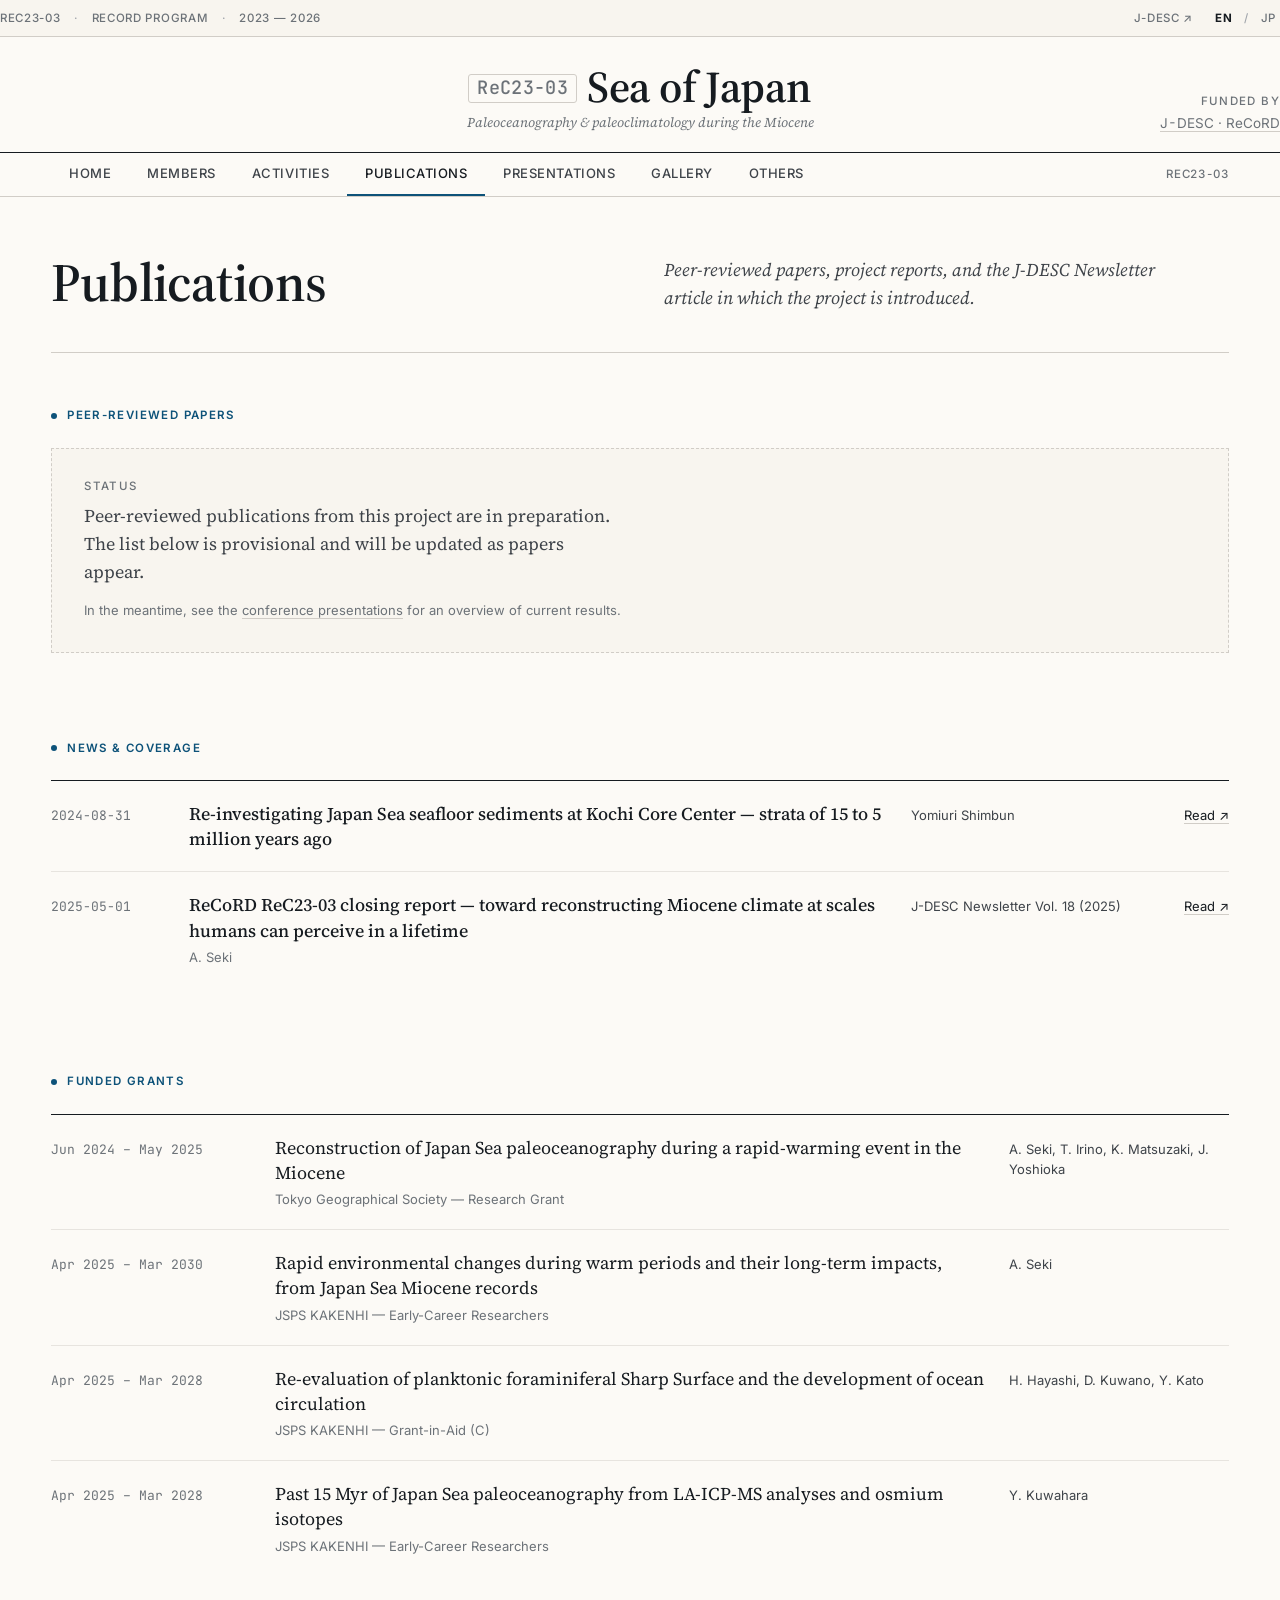
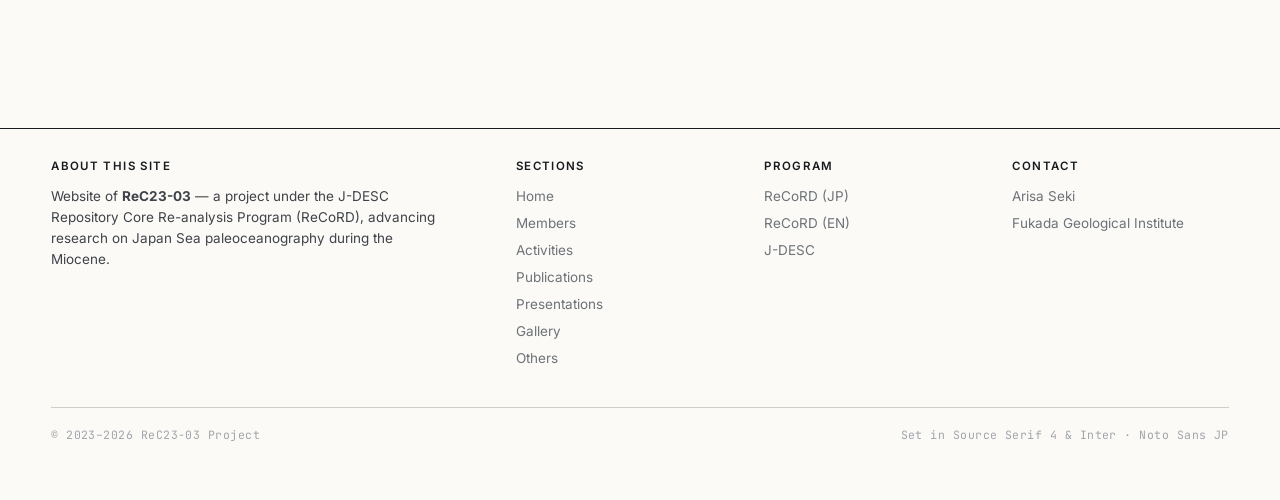
<file: publications.html>
<!DOCTYPE html>
<html lang="en" data-lang="en">
<head>
<meta charset="utf-8" />
<meta name="viewport" content="width=device-width, initial-scale=1" />
<title>Publications — ReC23-03</title>
<meta name="description" content="Publications, press coverage, and funded research grants of the ReC23-03 project." />
<script>
/* Apply the saved language before first paint (same key as the prototype). */
(function () {
  var lang = "en";
  try { if (localStorage.getItem("rec23.lang") === "jp") lang = "jp"; } catch (e) {}
  var root = document.documentElement;
  root.setAttribute("data-lang", lang);
  root.setAttribute("lang", lang === "jp" ? "ja" : "en");
})();
</script>
<link rel="preconnect" href="https://fonts.googleapis.com" />
<link rel="preconnect" href="https://fonts.gstatic.com" crossorigin />
<link href="https://fonts.googleapis.com/css2?family=Source+Serif+4:ital,opsz,wght@0,8..60,400;0,8..60,500;0,8..60,600;0,8..60,700;1,8..60,400;1,8..60,500&family=Inter:wght@400;500;600;700&family=Noto+Sans+JP:wght@400;500;600;700&family=JetBrains+Mono:wght@400;500&display=swap" rel="stylesheet" />
<link rel="stylesheet" href="styles.css" />
</head>
<body>

<!-- Utility bar -->
<div class="utility">
  <div class="shell row">
    <div class="left">
      <span>ReC23-03</span>
      <span class="dot-sep">·</span>
      <span>ReCoRD Program</span>
      <span class="dot-sep">·</span>
      <span>2023 — 2026</span>
    </div>
    <div class="right">
      <a class="en" href="https://j-desc.org/en/record/" target="_blank" rel="noopener">J-DESC ↗</a>
      <a class="jp" href="https://j-desc.org/record/" target="_blank" rel="noopener">J-DESC ↗</a>
      <span class="lang-toggle">
        <button type="button" data-lang="en">EN</button>
        <span class="sep">/</span>
        <button type="button" data-lang="jp">JP</button>
      </span>
    </div>
  </div>
</div>

<!-- Masthead -->
<header class="masthead shell">
  <div class="left"></div>
  <div class="center">
    <div class="wordmark">
      <span class="code">ReC23-03</span><span class="en">Sea of Japan</span><span class="jp">日本海</span>
    </div>
    <div class="tagline">
      <span class="en">Paleoceanography &amp; paleoclimatology during the Miocene</span>
      <span class="jp">中新世の古海洋・古気候学</span>
    </div>
  </div>
  <div class="right">
    <div class="kicker"><span class="en">Funded by</span><span class="jp">助成</span></div>
    <div class="funder">
      <a class="link en" href="https://j-desc.org/en/record/" target="_blank" rel="noopener">J-DESC · ReCoRD</a>
      <a class="link jp" href="https://j-desc.org/record/" target="_blank" rel="noopener">J-DESC · ReCoRD</a>
    </div>
  </div>
</header>

<!-- Primary nav -->
<nav class="nav">
  <div class="shell row">
    <div class="nav-links">
      <a href="index.html"><span class="en">Home</span><span class="jp">ホーム</span></a>
      <a href="members.html"><span class="en">Members</span><span class="jp">メンバー</span></a>
      <a href="activities.html"><span class="en">Activities</span><span class="jp">活動</span></a>
      <a href="publications.html" class="active"><span class="en">Publications</span><span class="jp">出版物</span></a>
      <a href="presentations.html"><span class="en">Presentations</span><span class="jp">発表</span></a>
      <a href="gallery.html"><span class="en">Gallery</span><span class="jp">ギャラリー</span></a>
      <a href="others.html"><span class="en">Others</span><span class="jp">その他</span></a>
    </div>
    <div class="meta">ReC23-03</div>
  </div>
</nav>

<main class="shell sub">

  <header class="page-head">
    <h1 class="title"><span class="en">Publications</span><span class="jp">出版物</span></h1>
    <div class="deck">
      <span class="en">Peer-reviewed papers, project reports, and the J-DESC Newsletter article in which the project is introduced.</span>
      <span class="jp">査読付き論文、プロジェクト報告、および本プロジェクトを紹介した J-DESC ニュースレター記事を掲載しています。</span>
    </div>
  </header>

  <section class="pubs-section">
    <div class="eyebrow"><span class="dot"></span><span><span class="en">Peer-reviewed papers</span><span class="jp">査読付き論文</span></span></div>
    <div class="pubs-status">
      <div class="kicker"><span class="en">Status</span><span class="jp">状況</span></div>
      <p class="note">
        <span class="en">Peer-reviewed publications from this project are in preparation. The list below is provisional and will be updated as papers appear.</span>
        <span class="jp">本プロジェクトに関連する査読付き論文は現在準備中です。論文が公開され次第、本ページにて随時更新します。</span>
      </p>
      <p class="aside">
        <span class="en">In the meantime, see the <a class="link" href="presentations.html">conference presentations</a> for an overview of current results.</span>
        <span class="jp">これまでの成果は <a class="link" href="presentations.html">学会発表ページ</a> をご覧ください。</span>
      </p>
    </div>
  </section>

  <section class="pubs-section">
    <div class="eyebrow"><span class="dot"></span><span><span class="en">News &amp; coverage</span><span class="jp">ニュース・記事</span></span></div>
    <ul class="news-list">
      <li>
        <div class="when numeral">2024-08-31</div>
        <div>
          <div class="t"><span class="en">Re-investigating Japan Sea seafloor sediments at Kochi Core Center — strata of 15 to 5 million years ago</span><span class="jp">日本海の海底堆積物 再調査…高知コアセンター　1500万〜500万年前の地層</span></div>
        </div>
        <div class="outlet"><span class="en">Yomiuri Shimbun</span><span class="jp">読売新聞</span></div>
        <div class="go"><a class="link" href="https://www.yomiuri.co.jp/science/20240830-OYT8T50067/" target="_blank" rel="noopener"><span class="en">Read ↗</span><span class="jp">リンク ↗</span></a></div>
      </li>
      <li>
        <div class="when numeral">2025-05-01</div>
        <div>
          <div class="t"><span class="en">ReCoRD ReC23-03 closing report — toward reconstructing Miocene climate at scales humans can perceive in a lifetime</span><span class="jp">リポジトリコア再解析プログラム（ReCoRD）ReC23-03 終了報告「人が一生で体感できるスケール」での中新世の気候変動復元を目指して</span></div>
          <div class="by">A. Seki</div>
        </div>
        <div class="outlet"><span class="en">J-DESC Newsletter Vol. 18 (2025)</span><span class="jp">J-DESCニュースレター Vol. 18</span></div>
        <div class="go"><a class="link" href="https://j-desc.org/wp/wp-content/uploads/2025/05/J-DESC-NEWS-2025-vol18_s.pdf" target="_blank" rel="noopener"><span class="en">Read ↗</span><span class="jp">リンク ↗</span></a></div>
      </li>
    </ul>
  </section>

  <section class="pubs-section last">
    <div class="eyebrow"><span class="dot"></span><span><span class="en">Funded grants</span><span class="jp">関連助成</span></span></div>
    <ul class="grants-list">
      <li>
        <div class="when numeral">Jun 2024 – May 2025</div>
        <div>
          <div class="t"><span class="en">Reconstruction of Japan Sea paleoceanography during a rapid-warming event in the Miocene</span><span class="jp">中新世における急激な温暖化時の日本海古海洋環境の復元</span></div>
          <div class="agency"><span class="en">Tokyo Geographical Society — Research Grant</span><span class="jp">東京地学協会 調査・研究助成</span></div>
        </div>
        <div class="pi">A. Seki, T. Irino, K. Matsuzaki, J. Yoshioka</div>
      </li>
      <li>
        <div class="when numeral">Apr 2025 – Mar 2030</div>
        <div>
          <div class="t"><span class="en">Rapid environmental changes during warm periods and their long-term impacts, from Japan Sea Miocene records</span><span class="jp">中新世日本海の海洋環境変動から探る、温暖期における急激な環境変動とその長期的影響</span></div>
          <div class="agency"><span class="en">JSPS KAKENHI — Early-Career Researchers</span><span class="jp">日本学術振興会 科学研究費助成事業 若手研究</span></div>
        </div>
        <div class="pi">A. Seki</div>
      </li>
      <li>
        <div class="when numeral">Apr 2025 – Mar 2028</div>
        <div>
          <div class="t"><span class="en">Re-evaluation of planktonic foraminiferal Sharp Surface and the development of ocean circulation</span><span class="jp">Planktonic Foraminiferal Sharp Surfaceの再評価による海洋循環発達史の解明</span></div>
          <div class="agency"><span class="en">JSPS KAKENHI — Grant-in-Aid (C)</span><span class="jp">日本学術振興会 科学研究費助成事業 基盤C</span></div>
        </div>
        <div class="pi">H. Hayashi, D. Kuwano, Y. Kato</div>
      </li>
      <li>
        <div class="when numeral">Apr 2025 – Mar 2028</div>
        <div>
          <div class="t"><span class="en">Past 15 Myr of Japan Sea paleoceanography from LA-ICP-MS analyses and osmium isotopes</span><span class="jp">LA-ICP-MS分析とオスミウム同位体比から紐解く，過去1500万年間の日本海の古海洋環境</span></div>
          <div class="agency"><span class="en">JSPS KAKENHI — Early-Career Researchers</span><span class="jp">日本学術振興会 科学研究費助成事業 若手研究</span></div>
        </div>
        <div class="pi">Y. Kuwahara</div>
      </li>
    </ul>
  </section>

</main>

<!-- Footer -->
<footer>
  <div class="shell">
    <div class="row">
      <div>
        <h4><span class="en">About this site</span><span class="jp">このサイトについて</span></h4>
        <p class="about">
          <span class="en">Website of <b>ReC23-03</b> — a project under the J-DESC Repository Core Re-analysis Program (ReCoRD), advancing research on Japan Sea paleoceanography during the Miocene.</span>
          <span class="jp"><b>ReC23-03</b> プロジェクトのwebサイトです。J-DESC リポジトリコア再解析プログラム（ReCoRD）の一課題として、中新世日本海の古海洋復元研究を進めています。</span>
        </p>
      </div>
      <div>
        <h4><span class="en">Sections</span><span class="jp">セクション</span></h4>
        <ul>
          <li><a href="index.html"><span class="en">Home</span><span class="jp">ホーム</span></a></li>
          <li><a href="members.html"><span class="en">Members</span><span class="jp">メンバー</span></a></li>
          <li><a href="activities.html"><span class="en">Activities</span><span class="jp">活動</span></a></li>
          <li><a href="publications.html"><span class="en">Publications</span><span class="jp">出版物</span></a></li>
          <li><a href="presentations.html"><span class="en">Presentations</span><span class="jp">発表</span></a></li>
          <li><a href="gallery.html"><span class="en">Gallery</span><span class="jp">ギャラリー</span></a></li>
          <li><a href="others.html"><span class="en">Others</span><span class="jp">その他</span></a></li>
        </ul>
      </div>
      <div>
        <h4><span class="en">Program</span><span class="jp">プログラム</span></h4>
        <ul>
          <li><a href="https://j-desc.org/record/" target="_blank" rel="noopener">ReCoRD (JP)</a></li>
          <li><a href="https://j-desc.org/en/record/" target="_blank" rel="noopener">ReCoRD (EN)</a></li>
          <li><a href="https://j-desc.org/" target="_blank" rel="noopener">J-DESC</a></li>
        </ul>
      </div>
      <div>
        <h4><span class="en">Contact</span><span class="jp">連絡先</span></h4>
        <ul>
          <li>Arisa Seki</li>
          <li class="muted">Fukada Geological Institute</li>
        </ul>
      </div>
    </div>
    <div class="colophon">
      <span>© 2023–2026 ReC23-03 Project</span>
      <span>Set in Source Serif 4 &amp; Inter · Noto Sans JP</span>
    </div>
  </div>
</footer>

<script>
/* EN / JP toggle — persists via the same key the prototype used. */
(function () {
  var root = document.documentElement;
  function setLang(lang) {
    root.setAttribute("data-lang", lang);
    root.setAttribute("lang", lang === "jp" ? "ja" : "en");
    try { localStorage.setItem("rec23.lang", lang); } catch (e) {}
  }
  var buttons = document.querySelectorAll(".lang-toggle button");
  for (var i = 0; i < buttons.length; i++) {
    (function (btn) {
      btn.addEventListener("click", function () {
        setLang(btn.getAttribute("data-lang"));
      });
    })(buttons[i]);
  }
})();
</script>

</body>
</html>
</file>
<file: styles.css>
/* ReC23-03 site — modern editorial bulletin */
:root {
  --bg: oklch(0.985 0.005 80);
  --bg-2: oklch(0.97 0.008 80);
  --bg-card: oklch(1 0 0);
  --rule: oklch(0.85 0.01 80);
  --rule-soft: oklch(0.92 0.008 80);
  --ink: oklch(0.22 0.012 250);
  --ink-2: oklch(0.38 0.012 250);
  --ink-3: oklch(0.55 0.012 250);
  --ink-4: oklch(0.72 0.01 250);
  --accent: oklch(0.42 0.09 240);   /* deep ocean blue */
  --accent-soft: oklch(0.92 0.03 240);
  --clay: oklch(0.62 0.08 40);      /* warm secondary */
  --clay-soft: oklch(0.95 0.02 40);

  --serif: "Source Serif 4", "Source Serif Pro", "Times New Roman", Georgia, serif;
  --sans: "Inter", ui-sans-serif, system-ui, -apple-system, "Helvetica Neue", sans-serif;
  --jp: "Noto Sans JP", "Hiragino Sans", "Yu Gothic", sans-serif;
  --mono: "JetBrains Mono", ui-monospace, "SF Mono", Menlo, monospace;

  --maxw: 1280px;
  --gutter: clamp(20px, 4vw, 56px);

  --t-display: clamp(36px, 5.4vw, 84px);
  --t-h1: clamp(30px, 4.2vw, 56px);
  --t-h2: clamp(22px, 2.4vw, 32px);
  --t-h3: 18px;
  --t-body: 16px;
  --t-small: 13.5px;
  --t-tiny: 11.5px;
}

[data-theme="dark"] {
  --bg: oklch(0.18 0.012 250);
  --bg-2: oklch(0.22 0.012 250);
  --bg-card: oklch(0.24 0.012 250);
  --rule: oklch(0.32 0.012 250);
  --rule-soft: oklch(0.28 0.012 250);
  --ink: oklch(0.95 0.008 80);
  --ink-2: oklch(0.82 0.008 80);
  --ink-3: oklch(0.65 0.008 80);
  --ink-4: oklch(0.5 0.008 80);
  --accent: oklch(0.72 0.12 230);
  --accent-soft: oklch(0.32 0.05 240);
  --clay: oklch(0.78 0.08 40);
  --clay-soft: oklch(0.32 0.04 40);
}

* { box-sizing: border-box; }
html { color-scheme: light; }
[data-theme="dark"] { color-scheme: dark; }
html, body { margin: 0; padding: 0; }
body {
  background: var(--bg);
  color: var(--ink);
  font-family: var(--sans);
  font-size: var(--t-body);
  line-height: 1.55;
  -webkit-font-smoothing: antialiased;
  text-rendering: optimizeLegibility;
}
:lang(ja), .jp { font-family: var(--jp); }

a { color: inherit; text-decoration: none; }
a.link { border-bottom: 1px solid var(--rule); transition: border-color .15s, color .15s; }
a.link:hover { color: var(--accent); border-color: var(--accent); }

img { max-width: 100%; display: block; }

/* ------- Layout shell ------- */
.shell { max-width: var(--maxw); margin: 0 auto; padding: 0 var(--gutter); }
.rule { border-top: 1px solid var(--rule); }
.rule-soft { border-top: 1px solid var(--rule-soft); }

/* ------- Top utility bar ------- */
.utility {
  font: 500 var(--t-tiny)/1.4 var(--sans);
  letter-spacing: 0.06em;
  text-transform: uppercase;
  color: var(--ink-3);
  background: var(--bg-2);
  border-bottom: 1px solid var(--rule);
}
.utility .row {
  display: flex; align-items: center; justify-content: space-between;
  padding: 8px 0;
}
.utility .right { display: flex; gap: 18px; align-items: center; }
.utility a:hover { color: var(--accent); }
.lang-toggle button {
  appearance: none; border: 0; background: transparent;
  font: inherit; color: var(--ink-3); cursor: pointer;
  letter-spacing: inherit; text-transform: inherit;
  padding: 2px 4px;
}
.lang-toggle button.active { color: var(--ink); font-weight: 700; }
.lang-toggle .sep { color: var(--ink-4); margin: 0 4px; }

/* ------- Masthead ------- */
.masthead {
  padding: 28px 0 18px;
  border-bottom: 1px solid var(--ink);
  display: grid;
  grid-template-columns: 1fr auto 1fr;
  align-items: end;
  gap: 24px;
}
.masthead .left, .masthead .right { color: var(--ink-3); font-size: var(--t-small); }
.masthead .right { text-align: right; font-variant-numeric: tabular-nums; }
.masthead .center { text-align: center; }
.masthead .wordmark {
  font-family: var(--serif);
  font-weight: 600;
  font-size: clamp(28px, 4vw, 44px);
  letter-spacing: -0.01em;
  line-height: 1;
}
.masthead .wordmark .code {
  display: inline-block;
  vertical-align: middle;
  white-space: nowrap;
  font-family: var(--mono);
  font-size: 0.42em;
  font-weight: 500;
  letter-spacing: 0.02em;
  color: var(--ink-3);
  border: 1px solid var(--rule);
  padding: 4px 8px;
  border-radius: 3px;
  margin-right: 10px;
  transform: translateY(-3px);
}
.masthead .tagline {
  font-family: var(--serif);
  font-style: italic;
  color: var(--ink-3);
  font-size: var(--t-small);
  margin-top: 4px;
}
.masthead .funder { margin-top: 6px; }

/* ------- Primary nav ------- */
.nav {
  border-bottom: 1px solid var(--rule);
  background: var(--bg);
  position: sticky; top: 0; z-index: 50;
}
.nav .row {
  display: flex; align-items: stretch; justify-content: space-between;
  gap: 0;
}
.nav-links { display: flex; gap: 0; }
.nav-links a {
  display: inline-flex; align-items: center;
  padding: 14px 18px;
  font: 500 13px/1 var(--sans);
  letter-spacing: 0.04em;
  text-transform: uppercase;
  color: var(--ink-2);
  border-bottom: 2px solid transparent;
  transition: color .15s, border-color .15s;
}
.nav-links a:hover { color: var(--accent); }
.nav-links a.active { color: var(--ink); border-bottom-color: var(--accent); }
.nav .meta {
  display: flex; align-items: center;
  font: 500 11.5px/1 var(--sans);
  letter-spacing: 0.06em;
  text-transform: uppercase;
  color: var(--ink-3);
  padding: 14px 0;
  font-variant-numeric: tabular-nums;
}

/* ------- Section labels ------- */
.eyebrow {
  font: 600 11.5px/1 var(--sans);
  letter-spacing: 0.12em;
  text-transform: uppercase;
  color: var(--accent);
  display: inline-flex; align-items: center; gap: 10px;
}
.eyebrow .dot {
  width: 6px; height: 6px; border-radius: 50%;
  background: var(--accent);
  display: inline-block;
}
.eyebrow .num {
  font-family: var(--mono);
  font-size: 11px;
  color: var(--ink-3);
  letter-spacing: 0;
}
h1, h2, h3, h4 { font-family: var(--serif); font-weight: 600; letter-spacing: -0.01em; line-height: 1.1; margin: 0; overflow-wrap: break-word; word-break: normal; hyphens: auto; }
h1 { font-size: var(--t-h1); }
h2 { font-size: var(--t-h2); }
h3 { font-size: var(--t-h3); font-family: var(--sans); font-weight: 600; letter-spacing: 0; }

p { margin: 0 0 1em; }
p:last-child { margin-bottom: 0; }

/* ------- Page header ------- */
.page-head {
  padding: 56px 0 40px;
  border-bottom: 1px solid var(--rule);
  display: grid;
  grid-template-columns: 1fr 1fr;
  gap: 48px;
  align-items: end;
}
.page-head .title { font-size: var(--t-h1); max-width: 18ch; text-wrap: pretty; }
.page-head .deck {
  font-family: var(--serif); font-style: italic;
  color: var(--ink-2); font-size: 18px; line-height: 1.55;
  max-width: 56ch;
}

@media (max-width: 760px) {
  .page-head { grid-template-columns: 1fr; gap: 18px; padding: 36px 0 24px; }
  .masthead { grid-template-columns: 1fr; text-align: left; }
  .masthead .right { text-align: left; }
  .nav .row { flex-direction: column; align-items: flex-start; }
  .nav-links { overflow-x: auto; width: 100%; }
  .nav .meta { padding: 0 0 12px; }
}

/* ------- Footer ------- */
footer {
  margin-top: 96px;
  border-top: 1px solid var(--ink);
  padding: 32px 0 56px;
  font-size: var(--t-small);
  color: var(--ink-3);
}
footer .row { display: grid; grid-template-columns: 2fr 1fr 1fr 1fr; gap: 32px; }
footer h4 {
  font: 600 11.5px/1 var(--sans);
  letter-spacing: 0.12em;
  text-transform: uppercase;
  color: var(--ink);
  margin-bottom: 14px;
}
footer ul { list-style: none; padding: 0; margin: 0; }
footer li { margin-bottom: 6px; }
footer a:hover { color: var(--accent); }
footer .colophon {
  margin-top: 32px;
  padding-top: 18px;
  border-top: 1px solid var(--rule);
  display: flex; justify-content: space-between; align-items: baseline;
  font-family: var(--mono);
  font-size: var(--t-tiny);
  color: var(--ink-4);
  letter-spacing: 0.04em;
}
footer .about { color: var(--ink-2); max-width: 44ch; }
footer .muted { color: var(--ink-3); }
@media (max-width: 760px) {
  footer .row { grid-template-columns: 1fr 1fr; }
  footer .colophon { flex-direction: column; gap: 6px; }
}

/* ------- Generic chips / tags ------- */
.tag {
  display: inline-flex; align-items: center;
  padding: 3px 9px;
  font: 600 10.5px/1 var(--sans);
  letter-spacing: 0.08em;
  text-transform: uppercase;
  color: var(--ink-2);
  background: var(--bg-2);
  border: 1px solid var(--rule);
  border-radius: 100px;
  white-space: nowrap;
}
.tag.accent { color: var(--accent); background: var(--accent-soft); border-color: transparent; }
.tag.clay   { color: var(--clay); background: var(--clay-soft); border-color: transparent; }

/* ------- Image placeholders (subtly striped) ------- */
.placeholder {
  position: relative;
  aspect-ratio: 4 / 3;
  background:
    repeating-linear-gradient(135deg,
      oklch(0.93 0.008 240) 0 8px,
      oklch(0.96 0.008 240) 8px 16px);
  border: 1px solid var(--rule);
  display: flex; align-items: center; justify-content: center;
  font-family: var(--mono);
  font-size: 11.5px;
  color: var(--ink-3);
  letter-spacing: 0.04em;
  text-align: center;
  padding: 16px;
}
[data-theme="dark"] .placeholder {
  background:
    repeating-linear-gradient(135deg,
      oklch(0.26 0.012 250) 0 8px,
      oklch(0.29 0.012 250) 8px 16px);
}
.placeholder::after {
  content: ""; position: absolute; inset: 8px;
  border: 1px dashed var(--rule);
  pointer-events: none;
}

/* ------- Card ------- */
.card {
  background: var(--bg-card);
  border: 1px solid var(--rule);
  padding: 22px;
  display: flex; flex-direction: column; gap: 12px;
}

/* ------- Drop cap (used on overview) ------- */
.dropcap::first-letter {
  font-family: var(--serif);
  font-weight: 700;
  font-size: 5.4em;
  line-height: 0.85;
  float: left;
  margin: 6px 12px -4px 0;
  color: var(--accent);
}

/* small/numeric */
.kicker { font: 500 11.5px/1 var(--sans); letter-spacing: 0.12em; text-transform: uppercase; color: var(--ink-3); }
.numeral { font-family: var(--mono); font-variant-numeric: tabular-nums; }

/* utility */
.spacer-lg { height: 96px; }
.spacer-md { height: 56px; }
.spacer-sm { height: 28px; }

/* small icon arrow */
.arrow::after { content: " →"; font-family: var(--sans); }

/* =====================================================================
   Bilingual content (EN / JP)
   Translatable nodes carry .en / .jp siblings; the root data-lang
   attribute picks one. Without JS the page stays English.
   ===================================================================== */
html:not([data-lang="jp"]) .jp { display: none !important; }
html[data-lang="jp"] .en { display: none !important; }
html:not([data-lang="jp"]) .lang-toggle button[data-lang="en"],
html[data-lang="jp"] .lang-toggle button[data-lang="jp"] {
  color: var(--ink); font-weight: 700;
}
/* JP can break between any two characters, so without this the nav links
   flex-shrink into vertical stacks on narrow screens instead of scrolling. */
.nav-links a { white-space: nowrap; }

/* separators used between inline utility items */
.dot-sep { margin: 0 10px; color: var(--ink-4); }

/* =====================================================================
   Primary nav - responsive breakpoint
   The Design-derived rules stack the nav (full-width, horizontally
   scrolling links) only at <=760px, but the seven EN labels need 770px
   and the .shell content box does not reach that until ~925px. In
   between, .nav-links is stuck at its min-content width - the labels are
   nowrap, so flex cannot shrink it - and spills out of the shell,
   dragging the whole page into horizontal scroll while "ReC23-03" is
   squeezed onto two lines at its hyphen. Same treatment, applied up to
   960px (a breakpoint this sheet already uses), which also gives the
   links the full shell width so every label fits from ~900px up. Kept
   language-independent on purpose: the nav should not change shape when
   EN/JP is toggled.
   ===================================================================== */
@media (max-width: 960px) {
  .nav .row { flex-direction: column; align-items: flex-start; }
  .nav-links { overflow-x: auto; width: 100%; }
  .nav .meta { padding: 0 0 12px; }
}

/* =====================================================================
   Home page sections
   ===================================================================== */
main > section { border-bottom: 1px solid var(--rule); }

.section-head {
  display: flex; justify-content: space-between; align-items: baseline;
  margin-bottom: 28px;
}
.section-head h2 { font-size: 32px; }
.section-head .link { font-size: 13px; }

.frame { aspect-ratio: 4 / 3; overflow: hidden; border: 1px solid var(--rule); }
.frame img { width: 100%; height: 100%; object-fit: cover; display: block; }
.cap { font-family: var(--serif); font-style: italic; }

/* ------- Hero (editorial variant) ------- */
.hero { padding: 64px 0 48px; }
.hero .grid {
  display: grid;
  grid-template-columns: minmax(0, 5fr) minmax(0, 7fr);
  gap: 56px;
  align-items: start;
}
.hero h1 {
  font-size: clamp(34px, 5vw, 76px);
  margin-top: 18px;
  line-height: 1.04;
  letter-spacing: -0.02em;
  text-wrap: balance;
}
.hero .lede {
  margin-top: 22px;
  font-family: var(--serif); font-style: italic;
  color: var(--ink-2);
  font-size: 19px; line-height: 1.5;
  max-width: 44ch;
}
.hero .tags { display: flex; gap: 8px; margin-top: 28px; flex-wrap: wrap; }
.hero figure { margin: 0; }
.hero figcaption {
  display: flex; justify-content: space-between; gap: 12px;
  margin-top: 10px; font-size: 13px; color: var(--ink-3);
}

/* ------- Abstract ------- */
.abstract { padding: 72px 0 56px; }
.abstract .grid {
  display: grid;
  grid-template-columns: minmax(0, 1fr) minmax(0, 2.2fr);
  gap: 56px;
}
.abstract h2 { margin-top: 14px; max-width: 16ch; }
.abstract .filed { margin-top: 22px; font-size: 13px; color: var(--ink-3); }
.abstract .filed-terms { margin-top: 6px; }
.abstract .body {
  font-family: var(--serif);
  font-size: 19px; line-height: 1.62;
  color: var(--ink-2);
  text-wrap: pretty;
}
.abstract .more { margin-top: 24px; font-size: 14px; color: var(--ink-3); }

/* ------- Highlights ------- */
.highlights { padding: 56px 0; }
.highlights .grid { display: grid; grid-template-columns: repeat(4, 1fr); }
.highlights .cell { padding: 0 28px; border-right: 1px solid var(--rule); }
.highlights .cell:first-child { padding-left: 0; }
.highlights .cell:last-child { border-right: 0; padding-right: 0; }
.highlights .idx { font-family: var(--mono); font-size: 11px; color: var(--ink-3); }
.highlights .value {
  font-family: var(--serif);
  font-size: 56px; font-weight: 600; line-height: 1;
  margin-top: 12px;
  color: var(--accent);
  letter-spacing: -0.02em;
}
.highlights .label { margin-top: 14px; font-weight: 600; font-size: 14px; }
.highlights .note { margin-top: 4px; font-size: 13px; color: var(--ink-3); }

/* ------- News & updates ------- */
.news { padding: 72px 0 56px; }
.news ol { list-style: none; margin: 0; padding: 0; }
.news li {
  display: grid;
  grid-template-columns: 112px 110px 1fr auto;
  gap: 24px;
  align-items: baseline;
  padding: 18px 0;
  border-top: 1px solid var(--rule-soft);
}
.news li:first-child { border-top: 1px solid var(--ink); }
.news .date { font-size: 13px; color: var(--ink-3); }
.news .title {
  font-family: var(--serif);
  font-size: 18px; line-height: 1.4;
  color: var(--ink);
  transition: color .15s;
}
.news .title:hover { color: var(--accent); }
.news .go { font-size: 13px; color: var(--ink-3); }

/* ------- Gallery strip ------- */
.gallery { padding: 72px 0 56px; }
.gallery .grid { display: grid; grid-template-columns: repeat(3, 1fr); gap: 20px; }
.gallery figure { margin: 0; }
.gallery figcaption {
  display: flex; justify-content: space-between; gap: 12px;
  margin-top: 8px; font-size: 12.5px; color: var(--ink-3);
}

/* ------- Home responsive ------- */
@media (max-width: 960px) {
  .hero .grid { grid-template-columns: 1fr; gap: 32px; }
  .abstract .grid { grid-template-columns: 1fr; gap: 28px; }
  .highlights .grid { grid-template-columns: 1fr 1fr; row-gap: 36px; }
  .highlights .cell:nth-child(even) { border-right: 0; padding-right: 0; }
  .highlights .cell:nth-child(odd) { padding-left: 0; }
  .gallery .grid { grid-template-columns: 1fr 1fr; }
}
@media (max-width: 640px) {
  .highlights .grid { grid-template-columns: 1fr; }
  .highlights .cell { border-right: 0; padding: 0; }
  .news li {
    grid-template-columns: auto auto 1fr;
    grid-template-areas:
      "date tag go"
      "title title title";
    row-gap: 10px;
  }
  .news .date { grid-area: date; }
  .news li .tag { grid-area: tag; justify-self: start; }
  .news .title { grid-area: title; }
  .news .go { grid-area: go; justify-self: end; }
  .gallery .grid { grid-template-columns: 1fr; }
}

/* =====================================================================
   Sub-pages (Members / Activities / Publications / Presentations /
   Gallery / Others) — compiled from the Design project prototypes'
   inline JSX styles. Sections manage their own rules, so the home-page
   "main > section" divider is switched off under main.sub.
   ===================================================================== */
main.sub > section { border-bottom: 0; }

/* ------- Members ------- */
.members-toolbar {
  padding: 32px 0 0;
  display: flex; justify-content: space-between; align-items: baseline;
  gap: 16px; flex-wrap: wrap;
}
.view-toggle {
  display: flex; gap: 4px;
  border: 1px solid var(--rule);
  padding: 3px; border-radius: 4px;
}
.view-toggle button {
  appearance: none; border: 0; background: transparent;
  color: var(--ink-2);
  font: 500 12px/1 var(--sans);
  padding: 6px 12px;
  letter-spacing: 0.04em; text-transform: uppercase;
  cursor: pointer;
}
.view-toggle button.active { background: var(--ink); color: var(--bg); }

.members-body { padding: 20px 0 56px; }
.member-list {
  list-style: none; padding: 0; margin: 0;
  border-top: 1px solid var(--ink);
}
.member-row {
  display: grid;
  grid-template-columns: 1.6fr 1.5fr 150px;
  gap: 18px;
  padding: 16px 0;
  border-top: 1px solid var(--rule-soft);
  align-items: center;
}
.member-list > .member-row:first-child { border-top: 0; }
.member-row .name { font-family: var(--serif); font-size: 19px; font-weight: 600; letter-spacing: -0.005em; }
.member-row .alt { color: var(--ink-3); font-size: 13px; margin-top: 2px; }
.member-row .inst { color: var(--ink-2); font-size: 14px; }
.member-row .role { text-align: right; }
.role-tag {
  display: inline-block;
  padding: 3px 8px;
  border: 1px solid var(--rule);
  color: var(--ink-3);
  font-family: var(--sans); font-size: 10.5px;
  letter-spacing: 0.06em; text-transform: uppercase;
  white-space: nowrap;
}

.member-inst .group {
  display: grid;
  grid-template-columns: minmax(0, 1fr) minmax(0, 2.4fr);
  gap: 32px;
  padding: 20px 0;
  border-top: 1px solid var(--rule);
}
.member-inst h3 { font-family: var(--serif); font-weight: 600; font-size: 18px; letter-spacing: -0.005em; }
.member-inst ul {
  list-style: none; padding: 0; margin: 0;
  display: grid; grid-template-columns: 1fr 1fr; gap: 4px 24px;
}
.member-inst li { font-size: 14px; display: flex; flex-wrap: wrap; align-items: center; gap: 8px; }
.member-inst .nm { font-weight: 500; }
.member-inst .alt { color: var(--ink-3); font-size: 12.5px; }

.members-former { padding: 32px 0 56px; border-top: 1px solid var(--rule); }
.members-former .head { display: flex; justify-content: space-between; align-items: baseline; margin-bottom: 18px; }
.members-former h2 { font-size: 24px; }

@media (max-width: 760px) {
  .member-row { grid-template-columns: 1fr; gap: 6px; }
  .member-row .role { text-align: left; }
  .member-inst .group { grid-template-columns: 1fr; gap: 12px; }
  .member-inst ul { grid-template-columns: 1fr; }
}

/* ------- Presentations ------- */
.pres-section { padding: 32px 0 56px; }
.pres-group { margin-top: 36px; padding-top: 24px; border-top: 1px solid var(--rule); }
.pres-group:first-child { border-top-color: var(--ink); }
.pres-group .grid {
  display: grid;
  grid-template-columns: minmax(0, 1fr) minmax(0, 2fr);
  gap: 32px;
  align-items: start;
}
.pres-group .when { color: var(--ink-3); font-size: 12px; }
.pres-group h2 { font-family: var(--serif); font-size: 22px; margin-top: 6px; line-height: 1.25; letter-spacing: -0.005em; }
.pres-group .count { margin-top: 10px; }
.pres-items { list-style: none; padding: 0; margin: 0; }
.pres-items li { padding: 14px 0; border-top: 1px solid var(--rule-soft); }
.pres-items li:first-child { border-top: 0; padding-top: 0; }
.pres-items .t { font-family: var(--serif); font-size: 17px; line-height: 1.4; font-weight: 500; }
.pres-items .a { color: var(--ink-3); font-size: 13px; margin-top: 6px; }
@media (max-width: 760px) {
  .pres-group .grid { grid-template-columns: 1fr; gap: 14px; }
}

/* ------- Activities ------- */
.act-section { padding: 48px 0 32px; }
.act-list, .meet-list {
  list-style: none; padding: 0; margin: 20px 0 0;
  border-top: 1px solid var(--ink);
}
.act-list li {
  display: grid;
  grid-template-columns: 180px 1fr 1.2fr;
  gap: 24px;
  padding: 22px 0;
  border-top: 1px solid var(--rule-soft);
  align-items: baseline;
}
.act-list li:first-child, .meet-list li:first-child { border-top: 0; }
.act-list .when, .meet-list .when { color: var(--ink-3); font-size: 13px; }
.act-list .what { font-family: var(--serif); font-size: 20px; font-weight: 600; }
.act-list .where { font-size: 14px; color: var(--ink-2); }

.meet-section { padding: 40px 0 32px; border-top: 1px solid var(--rule); }
.meet-list li {
  display: grid;
  grid-template-columns: 120px 1fr 220px;
  gap: 18px;
  padding: 14px 0;
  border-top: 1px solid var(--rule-soft);
  align-items: baseline;
}
.meet-list .what { font-size: 15px; }
.meet-list .where { font-size: 13px; color: var(--ink-3); }

.outreach-section { padding: 40px 0 56px; border-top: 1px solid var(--rule); }
.outreach-grid { display: grid; grid-template-columns: 1fr 1fr; gap: 24px; margin-top: 24px; }
.card .meta { font-size: 12px; color: var(--ink-3); }
.card h3 { font-family: var(--serif); font-size: 20px; letter-spacing: -0.005em; }
.card p { color: var(--ink-2); font-size: 14px; }

@media (max-width: 760px) {
  .outreach-grid { grid-template-columns: 1fr; }
}
@media (max-width: 640px) {
  .act-list li, .meet-list li { grid-template-columns: 1fr; gap: 4px; }
}

/* ------- Publications & Others shared lists ------- */
.pubs-section { padding: 48px 0 32px; border-bottom: 1px solid var(--rule); }
.pubs-section.last { padding-bottom: 56px; border-bottom: 0; }
.pubs-status {
  margin-top: 22px;
  padding: 32px;
  border: 1px dashed var(--rule);
  background: var(--bg-2);
}
.pubs-status .note {
  margin: 10px 0 0;
  font-family: var(--serif);
  font-size: 18px;
  color: var(--ink-2);
  max-width: 60ch;
}
.pubs-status .aside { margin: 14px 0 0; font-size: 13px; color: var(--ink-3); }

.news-list, .grants-list, .sites-list {
  list-style: none; padding: 0; margin: 22px 0 0;
  border-top: 1px solid var(--ink);
}
.news-list li {
  display: grid;
  grid-template-columns: 120px 1fr 220px 80px;
  gap: 18px;
  padding: 20px 0;
  border-top: 1px solid var(--rule-soft);
  align-items: baseline;
}
.news-list li:first-child, .grants-list li:first-child, .sites-list li:first-child { border-top: 0; }
.news-list .when, .grants-list .when { color: var(--ink-3); font-size: 13px; }
.news-list .t { font-family: var(--serif); font-size: 18px; font-weight: 500; line-height: 1.4; }
.news-list .by { color: var(--ink-3); font-size: 13px; margin-top: 4px; }
.news-list .outlet { font-size: 13px; color: var(--ink-2); }
.news-list .go { text-align: right; font-size: 13px; }

.grants-list li {
  display: grid;
  grid-template-columns: 200px 1fr 220px;
  gap: 24px;
  padding: 20px 0;
  border-top: 1px solid var(--rule-soft);
  align-items: baseline;
}
.grants-list .t { font-family: var(--serif); font-size: 18px; line-height: 1.4; }
.grants-list .agency { color: var(--ink-3); font-size: 13px; margin-top: 4px; }
.grants-list .pi { font-size: 13px; color: var(--ink-2); }

.sites-list li {
  display: grid;
  grid-template-columns: 1fr auto;
  gap: 18px;
  padding: 16px 0;
  border-top: 1px solid var(--rule-soft);
  align-items: baseline;
}
.sites-list a.link { font-family: var(--serif); font-size: 18px; }
.sites-list .url { color: var(--ink-3); font-size: 13px; }

.others-section { padding: 40px 0 32px; border-bottom: 1px solid var(--rule); }
.others-section.last { padding-bottom: 56px; border-bottom: 0; }

@media (max-width: 760px) {
  .news-list li, .grants-list li { grid-template-columns: 1fr; gap: 6px; }
  .news-list .go { text-align: left; }
  .sites-list li { grid-template-columns: 1fr; gap: 4px; }
}

/* ------- Gallery page ------- */
.gallery-page { padding: 40px 0 56px; }
.gallery-grid { display: grid; grid-template-columns: repeat(3, 1fr); gap: 22px; }
.gallery-grid figure { margin: 0; }
.gallery-grid .ph {
  appearance: none; border: 0; padding: 0; background: none;
  display: block; width: 100%;
  cursor: zoom-in;
}
.gallery-grid figcaption {
  margin-top: 10px;
  font-size: 13px; color: var(--ink-3);
  display: flex; justify-content: space-between; gap: 12px;
}
@media (max-width: 960px) { .gallery-grid { grid-template-columns: 1fr 1fr; } }
@media (max-width: 640px) { .gallery-grid { grid-template-columns: 1fr; } }

.lightbox {
  position: fixed; inset: 0;
  background: rgba(0, 0, 0, 0.84);
  z-index: 1000;
  display: flex; align-items: center; justify-content: center;
  cursor: zoom-out;
  padding: 40px;
}
.lightbox[hidden] { display: none; }
.lightbox figure { margin: 0; max-width: min(1100px, 92vw); }
.lightbox img { max-width: 100%; max-height: 82vh; display: block; }
.lightbox figcaption {
  color: rgba(255, 255, 255, 0.78);
  font-family: var(--serif); font-style: italic;
  margin-top: 14px; font-size: 14px;
}
.lightbox figcaption .numeral { font-style: normal; }
</file>
